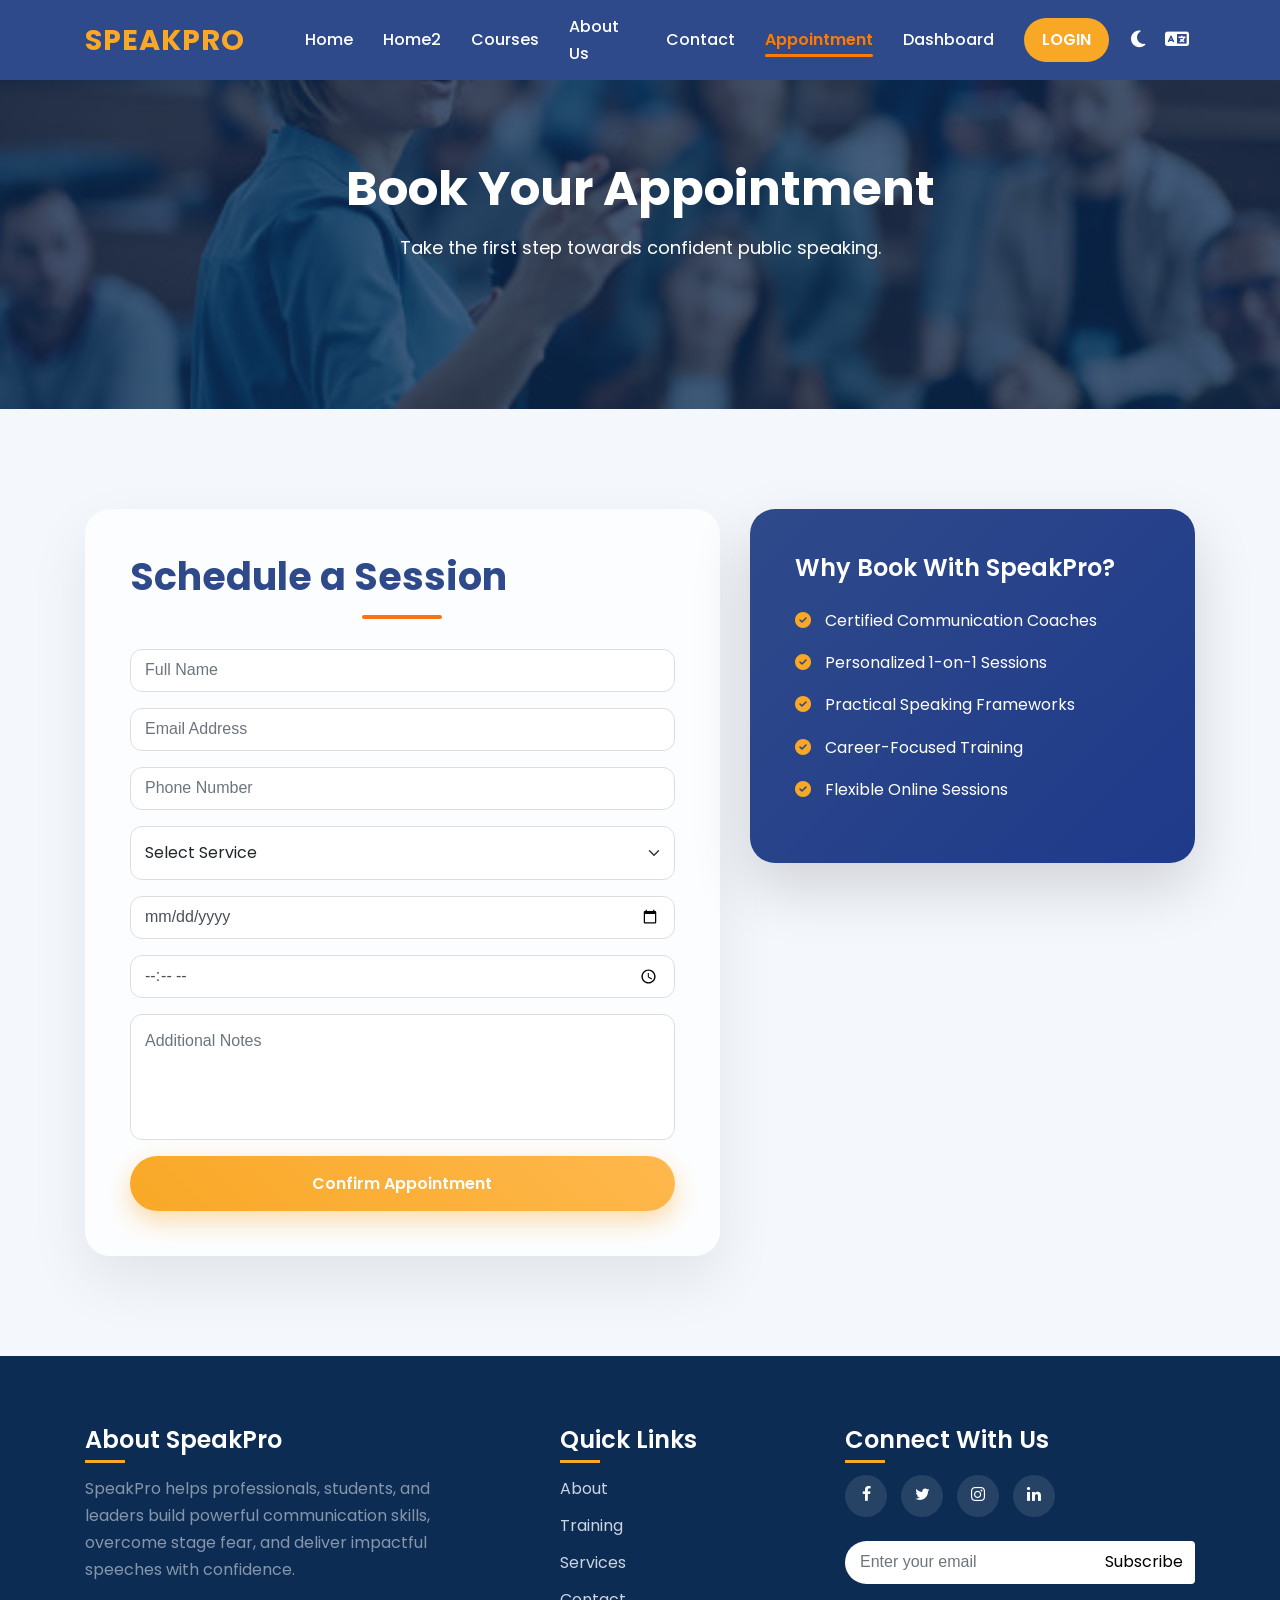
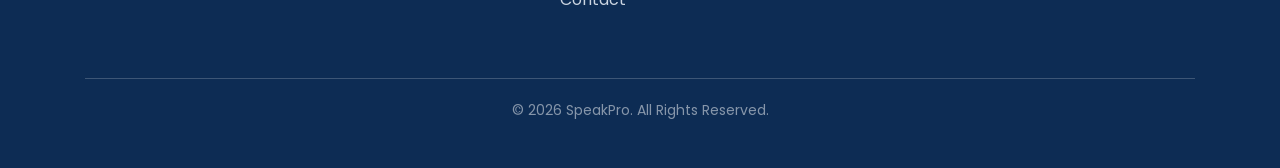
<file: pages/appointment.html>
<!DOCTYPE html>
<html lang="en">
<head>
<meta charset="UTF-8">
<meta name="viewport" content="width=device-width, initial-scale=1.0">
<title>Book Appointment | SpeakPro</title>
<link rel="icon" type="image/png" href="../assets/images/mic.png">


<!-- Bootstrap -->
<link href="https://cdn.jsdelivr.net/npm/bootstrap@5.3.2/dist/css/bootstrap.min.css" rel="stylesheet">

<!-- Font Awesome -->
<link rel="stylesheet" href="https://cdnjs.cloudflare.com/ajax/libs/font-awesome/6.5.0/css/all.min.css">

<!-- Google Font -->
<link href="https://fonts.googleapis.com/css2?family=Poppins:wght@300;400;600;700&display=swap" rel="stylesheet">
 <link rel="stylesheet" href="../assets/fonts/icomoon/style.css">
<link href="https://cdn.jsdelivr.net/npm/bootstrap-icons@1.11.3/font/bootstrap-icons.css" rel="stylesheet">
    <link rel="stylesheet" href="../assets/css/bootstrap.min.css">
    <link rel="stylesheet" href="../assets/css/jquery-ui.css">
    <link rel="stylesheet" href="../assets/css/owl.carousel.min.css">
    <link rel="stylesheet" href="../assets/css/owl.theme.default.min.css">
    <link rel="stylesheet" href="../assets/css/owl.theme.default.min.css">

    <link rel="stylesheet" href="../assets/css/jquery.fancybox.min.css">

    <link rel="stylesheet" href="../assets/css/bootstrap-datepicker.css">

    <link rel="stylesheet" href="../assets/fonts/flaticon/font/flaticon.css">

    <link rel="stylesheet" href="../assets/css/aos.css">

    <link rel="stylesheet" href="../assets/css/style.css">
    <link rel="stylesheet" href="../assets/css/navbar.css">

   

<style>

/* ===============================
   GLOBAL
================================= */
body{
  font-family:'Poppins', sans-serif;
  background:#f4f7fc;
  color:#222;
  transition:0.4s;
}

section{
  transition:0.4s;
}

/* ===============================
   HERO
================================= */
/* ===============================
   HERO (FIXED PROPERLY)
================================= */
.appointment-hero{
  position: relative;
  padding: 160px 0 130px;
  text-align: center;
  color: #fff;
  overflow: hidden;
  background: url('../assets/images/appointment.jpg') center/cover no-repeat;
}

/* Overlay */
.appointment-hero::before{
  content: "";
  position: absolute;
  inset: 0;
  background: rgba(13,44,84,0.75); /* Light mode overlay */
  z-index: 1;
}

/* Keep content above overlay */
.appointment-hero .container{
  position: relative;
  z-index: 2;
}

/* Dark mode only changes overlay */
body.dark-mode .appointment-hero::before{
  background: rgba(0,0,0,0.85);
}
.appointment-hero h1{
  font-size:48px;
  font-weight:700;
  margin-bottom:15px;
  animation:fadeUp 1s ease forwards;
}

.appointment-hero p{
  font-size:18px;
  opacity:.9;
  animation:fadeUp 1.3s ease forwards;
}

@keyframes fadeUp{
  from{opacity:0; transform:translateY(40px);}
  to{opacity:1; transform:translateY(0);}
}

/* ===============================
   APPOINTMENT SECTION
================================= */
.appointment-section{
  padding:100px 0;
  background:#f4f7fc;
}

.section-title{
  font-weight:700;
  color:#2f4a8a;
  margin-bottom:30px;
}

/* ===============================
   GLASS CARD
================================= */
.appointment-card{
  background:rgba(255,255,255,0.7);
  backdrop-filter:blur(15px);
  border-radius:25px;
  padding:45px;
  box-shadow:0 25px 60px rgba(0,0,0,0.08);
  transition:0.4s;
}

.appointment-card:hover{
  transform:translateY(-5px);
}

/* ===============================
   FORM
================================= */
.form-control,
.form-select{
  border-radius:12px;
  padding:14px;
  border:1px solid #ddd;
  transition:0.3s;
}

.form-control:focus,
.form-select:focus{
  border-color:#2f4a8a;
  box-shadow:0 0 0 3px rgba(47,74,138,.1);
}

textarea.form-control{
  resize:none;
}

/* Button */
.btn-theme{
  background:linear-gradient(45deg,#f9a826,#ffb84d);
  border:none;
  padding:14px;
  font-weight:600;
  border-radius:40px;
  color:#fff;
  width:100%;
  transition:0.4s;
  box-shadow:0 10px 25px rgba(249,168,38,.4);
}

.btn-theme:hover{
  transform:translateY(-3px);
  box-shadow:0 20px 40px rgba(249,168,38,.6);
}

/* ===============================
   INFO BOX
================================= */
.info-box{
  background:linear-gradient(135deg,#2f4a8a,#1e3a8a);
  color:#fff;
  padding:45px;
  border-radius:25px;
  box-shadow:0 25px 60px rgba(0,0,0,.15);
}

.info-box h4{
  margin-bottom:25px;
  font-weight:600;
}

.info-box p{
  margin-bottom:15px;
}

.info-box i{
  color:#f9a826;
  margin-right:10px;
}

/* ===============================
   DARK MODE
================================= */
body.dark-mode{
  background:#121212;
  color:#fff;
}

body.dark-mode .appointment-section{
  background:#1a1f33;
}

body.dark-mode .appointment-card{
  background:rgba(30,42,74,0.8);
  color:#fff;
}

body.dark-mode .form-control,
body.dark-mode .form-select{
  background:#1b2645;
  color:#fff;
  border:1px solid #444;
}
body.dark-mode .form-control::placeholder{
  color:#bbb;
}

body.dark-mode .info-box{
  background:linear-gradient(135deg,#0d1a33,#15264a);
}

/* ======================================
   REMOVE BOX EFFECT IN DARK MODE INPUTS
====================================== */

body.dark-mode .form-control,
body.dark-mode .form-select {
  background: #10192f !important;
  border: 1px solid rgba(255,255,255,0.15) !important;
  box-shadow: none !important;
  color: #ffffff !important;
}

/* remove glow border */
body.dark-mode .form-control:focus,
body.dark-mode .form-select:focus {
  background: #10192f !important;
  border: 1px solid #f9a826 !important;
  box-shadow: none !important;
}

/* remove textarea box effect */
body.dark-mode textarea.form-control {
  background: #10192f !important;
}

.custom-navbar {
  position: fixed;
  top: 0;
  left: 0;
  width: 100%;
  z-index: 9999;
  background: #2f4a8a; /* your primary color */
  transition: all 0.3s ease;
}
/* remove background highlight on placeholders */
body.dark-mode .form-control::placeholder {
  color: rgba(255,255,255,0.6);
}

/* fix select option text */
body.dark-mode select option {
  background: #10192f;
  color: #ffffff;
}

/* ensure button doesn't show extra glow box */
body.dark-mode .btn-theme {
  box-shadow: 0 10px 25px rgba(249,168,38,.35);
}

/* =====================================
   GLOBAL FIX - REMOVE TEXT BACKGROUND
   (FOR DARK MODE)
===================================== */

body.dark-mode h1,
body.dark-mode h2,
body.dark-mode h3,
body.dark-mode h4,
body.dark-mode h5,
body.dark-mode h6,
body.dark-mode p,
body.dark-mode span,
body.dark-mode li,
body.dark-mode a,
body.dark-mode label {
  background: transparent !important;
}

/* remove highlight bars from list items */
body.dark-mode .info-box p,
body.dark-mode .sp-about-list li,
body.dark-mode .why-card p,
body.dark-mode .why-card h5 {
  background: transparent !important;
}

/* remove any inherited gradient text blocks */
body.dark-mode *::before,
body.dark-mode *::after {
  background-image: none !important;
}
/* FIX LOGIN BUTTON BACKGROUND IN DARK MODE */
body.dark-mode .custom-login{
  background:#f9a826 !important;
  color:#ffffff !important;
  border-radius:30px;
}

/* FORCE LOGIN BUTTON COLOR (ALL MODES) */

.custom-login{
  background:#f9a826 !important;
  color:#ffffff !important;
  padding:8px 18px;
  border-radius:30px;
  font-weight:600;
  display:inline-block;
}

/* Mobile menu login button */
.custom-mobile-menu a[href="login.html"]{
  background:#f9a826 !important;
  color:#ffffff !important;
}

/* =========================================
   FORCE REMOVE BACKGROUND FROM TEXT
   (Fix Colorlib style.css conflict)
========================================= */

</style></head>

<body>

<div class="site-wrap">

    <div class="site-mobile-menu site-navbar-target">
      <div class="site-mobile-menu-header">
        <div class="site-mobile-menu-close mt-3">
          <span class="icon-close2 js-menu-toggle"></span>
        </div>
      </div>
      <div class="site-mobile-menu-body"></div>
    </div>
   
    
<header class="custom-navbar" role="banner">
  <div class="container">
    <div class="row align-items-center">
      
      <!-- Logo -->
      <div class="col-6 col-xl-2">
        <a href="index.html" class="custom-logo">SpeakPro</a>
      </div>

      <!-- Desktop Menu -->
      <div class="col-6 col-xl-10 d-none d-xl-block">
        <nav class="custom-nav">
          <ul class="custom-menu d-flex align-items-center justify-content-end mb-0">
            <li><a href="../index.html" class="custom-link">Home</a></li>
<li><a href="../index2.html" class="custom-link">Home2</a></li>
                        
<li><a href="services.html" class="custom-link">Courses</a></li>
            <li><a href="about.html" class="custom-link">About Us</a></li>
            <li><a href="contact.html" class="custom-link">Contact</a></li>
            <li><a href="appointment.html" class="custom-link active" class="custom-link">Appointment</a></li>
            <li><a href="dashboard.html" class="custom-link">Dashboard</a></li>
            <li>
  <a href="login.html" 
     class="custom-login"
     style="background:#f9a826; 
            color:#ffffff; 
            padding:8px 18px; 
            border-radius:30px; 
            text-decoration:none; 
            font-weight:600; 
            display:inline-block;">
    Login
  </a>
</li>
            <li class="d-flex align-items-center ms-3">
              <button class="custom-toggle me-2" id="themeToggle" title="Toggle Theme">
                <i class="fa-solid fa-moon"></i>
              </button>
              <button class="custom-toggle" id="rtlToggle" title="Toggle RTL">
                <i class="fa-solid fa-language"></i>
              </button>
            </li>
          </ul>
        </nav>
      </div>

      <!-- Mobile Hamburger -->
      <div class="d-xl-none col-6 text-end">
        <button class="hamburger-btn" onclick="toggleMobileMenu()">
          <i class="fa-solid fa-bars"></i>
        </button>
      </div>
    </div>
  </div>
</header>

<!-- Mobile Menu -->
<div class="custom-mobile-menu" id="mobileMenu">
  <div class="custom-mobile-header">
    <button class="close-btn" onclick="toggleMobileMenu()">&times;</button>
  </div>
  <ul class="custom-mobile-list">
    <li><a href="../index.html">Home</a></li>
<li><a href="../index2.html">Home2</a></li>
    <li><a href="services.html">Courses</a></li>
    <li><a href="about.html">About Us</a></li>
    <li><a href="contact.html">Contact</a></li>
    <li><a href="appointment.html" class="custom-link active">Appointment</a></li>
    <li><a href="dashboard.html">Dashboard</a></li>
    <li>
  <a href="login.html" 
     style="display:block;
            background:#f9a826;
            color:#ffffff;
            padding:10px 15px;
            border-radius:8px;
            text-align:center;
            font-weight:600;
            text-decoration:none;
            margin:10px 15px;">
    Login
  </a>
</li><div class="custom-mobile-toggles"> <button class="custom-toggle me-2" id="themeToggleMobile" title="Toggle Theme"> <i class="fa-solid fa-moon"></i> </button> <button class="custom-toggle" id="rtlToggleMobile" title="Toggle RTL"> <i class="fa-solid fa-language"></i> </button> </div>
  </ul>
</div>

<!-- Hero -->
<section class="appointment-hero">
  <div class="container">
    <h1>Book Your Appointment</h1>
    <p>Take the first step towards confident public speaking.</p>
  </div>
</section>

<!-- Appointment Section -->
<section class="appointment-section">
  <div class="container">
    <div class="row g-5">

      <!-- Form -->
      <div class="col-lg-7">
        <div class="appointment-card">
          <h3 class="section-title">Schedule a Session</h3>

          <form>
            <div class="mb-3">
              <input type="text" class="form-control" placeholder="Full Name" required>
            </div>

            <div class="mb-3">
              <input type="email" class="form-control" placeholder="Email Address" required>
            </div>

            <div class="mb-3">
              <input type="tel" class="form-control" placeholder="Phone Number" required>
            </div>

            <div class="mb-3">
              <select class="form-select" required>
                <option selected disabled>Select Service</option>
                <option>Public Speaking Coaching</option>
                <option>Interview Preparation</option>
                <option>Corporate Communication</option>
                <option>Confidence Building</option>
              </select>
            </div>

            <div class="mb-3">
              <input type="date" class="form-control" required>
            </div>

            <div class="mb-3">
              <input type="time" class="form-control" required>
            </div>

            <div class="mb-3">
              <textarea class="form-control" rows="4" placeholder="Additional Notes"></textarea>
            </div>

            <button type="submit" class="btn-theme">Confirm Appointment</button>
          </form>

        </div>
      </div>

      <!-- Info -->
      <div class="col-lg-5">
        <div class="info-box">
          <h4 class="mb-4">Why Book With SpeakPro?</h4>

          <p><i class="fas fa-check-circle"></i> Certified Communication Coaches</p>
          <p><i class="fas fa-check-circle"></i> Personalized 1-on-1 Sessions</p>
          <p><i class="fas fa-check-circle"></i> Practical Speaking Frameworks</p>
          <p><i class="fas fa-check-circle"></i> Career-Focused Training</p>
          <p><i class="fas fa-check-circle"></i> Flexible Online Sessions</p>
        </div>
      </div>

    </div>
  </div>
</section>

<!-- Footer -->
 <footer class="site-footer">
  <div class="container">
    <div class="row">

      <!-- About -->
      <div class="col-md-4 mb-4">
        <h4 class="footer-title">About SpeakPro</h4>
        <p>
          SpeakPro helps professionals, students, and leaders build powerful 
          communication skills, overcome stage fear, and deliver impactful speeches 
          with confidence.
        </p>
      </div>

      <!-- Quick Links -->
      <div class="col-md-3 ml-auto mb-4">
        <h4 class="footer-title">Quick Links</h4>
        <ul class="footer-links list-unstyled">
          <li><a href="#about-section">About</a></li>
          <li><a href="#training-section">Training</a></li>
          <li><a href="#services-section">Services</a></li>
          <li><a href="#contact-section">Contact</a></li>
        </ul>
      </div>

      <!-- Social + Newsletter -->
      <div class="col-md-4 mb-4">
        <h4 class="footer-title">Connect With Us</h4>

        <div class="social-icons mb-4">
          <a href="#"><span class="icon-facebook"></span></a>
          <a href="#"><span class="icon-twitter"></span></a>
          <a href="#"><span class="icon-instagram"></span></a>
          <a href="#"><span class="icon-linkedin"></span></a>
        </div>

        <form class="footer-subscribe">
          <div class="input-group">
            <input type="email" class="form-control" placeholder="Enter your email">
            <div class="input-group-append">
              <button class="btn btn-primary">Subscribe</button>
            </div>
          </div>
        </form>

      </div>
    </div>

    <!-- Bottom Line -->
    <div class="footer-bottom text-center mt-4">
      <p>© 2026 SpeakPro. All Rights Reserved.</p>
    </div>

  </div>
</footer>

<script src="https://cdn.jsdelivr.net/npm/bootstrap@5.3.2/dist/js/bootstrap.bundle.min.js"></script>
<script>
document.addEventListener("DOMContentLoaded", function(){

  const themeButtons = [
    document.getElementById("themeToggle"),
    document.getElementById("themeToggleMobile")
  ];

  const rtlButtons = [
    document.getElementById("rtlToggle"),
    document.getElementById("rtlToggleMobile")
  ];

  /* ---------- LOAD SAVED THEME ---------- */
  if(localStorage.getItem("theme") === "dark"){
    document.body.classList.add("dark-mode");
    themeButtons.forEach(btn => {
      if(btn) btn.innerHTML = '<i class="fas fa-sun"></i>';
    });
  }

  /* ---------- LOAD SAVED RTL ---------- */
  if(localStorage.getItem("rtl") === "enabled"){
    document.body.classList.add("rtl");
    document.documentElement.setAttribute("dir","rtl");
  }

  /* ---------- THEME TOGGLE ---------- */
  themeButtons.forEach(btn => {
    if(!btn) return;

    btn.addEventListener("click", function(){

      document.body.classList.toggle("dark-mode");

      if(document.body.classList.contains("dark-mode")){
        localStorage.setItem("theme","dark");
        themeButtons.forEach(b => {
          if(b) b.innerHTML = '<i class="fas fa-sun"></i>';
        });
      } else {
        localStorage.setItem("theme","light");
        themeButtons.forEach(b => {
          if(b) b.innerHTML = '<i class="fas fa-moon"></i>';
        });
      }

    });
  });

  /* ---------- RTL TOGGLE ---------- */
  rtlButtons.forEach(btn => {
    if(!btn) return;

    btn.addEventListener("click", function(){

      document.body.classList.toggle("rtl");

      if(document.body.classList.contains("rtl")){
        document.documentElement.setAttribute("dir","rtl");
        localStorage.setItem("rtl","enabled");
      } else {
        document.documentElement.setAttribute("dir","ltr");
        localStorage.setItem("rtl","disabled");
      }

    });
  });

});
</script>
<script id="fix-mobile-nav">
document.addEventListener("DOMContentLoaded", function () {

  document.querySelectorAll(".site-mobile-menu a").forEach(link => {

    link.addEventListener("click", function(e) {

      const href = this.getAttribute("href");

      // If link is another page → allow redirect
      if (href.includes(".html")) {
        window.location.href = href;
      }

    });

  });

});
</script>
<script>
function toggleMobileMenu() {
  document.getElementById('mobileMenu').classList.toggle('open');
}
</script>
</body>
</html>
</file>
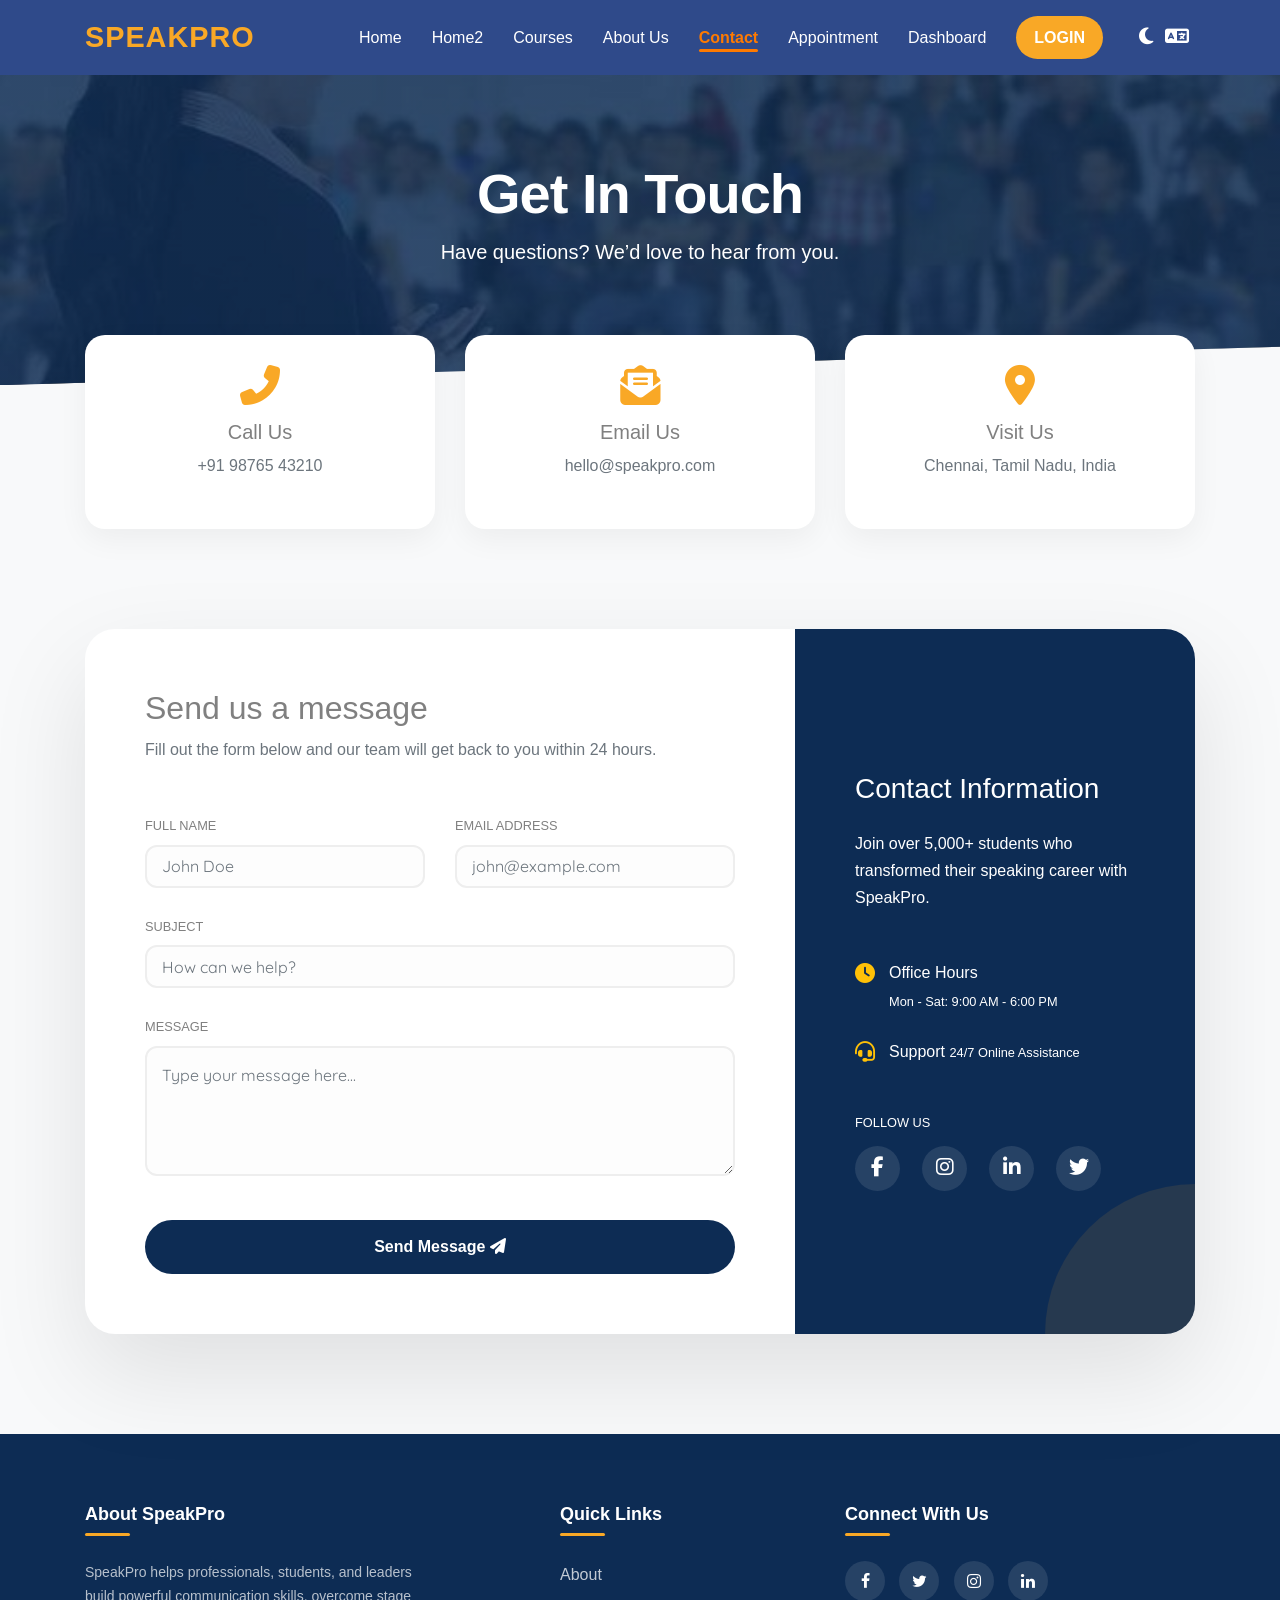
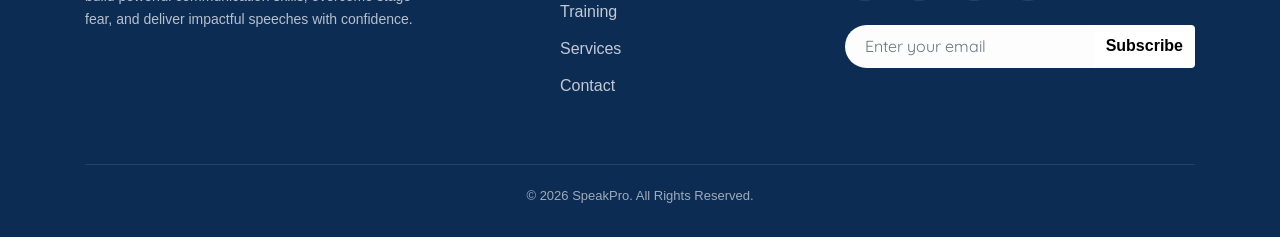
<file: pages/contact.html>
<!DOCTYPE html>
<html lang="en">
<head>
  <meta charset="UTF-8">
      <title>Coaching &mdash; Website Template by Colorlib</title>
	<link rel="icon" type="image/png" href="../assets/images/mic.png">
    <meta charset="utf-8">
    <meta name="viewport" content="width=device-width, initial-scale=1, shrink-to-fit=no">
    <link rel="stylesheet" href="https://cdnjs.cloudflare.com/ajax/libs/font-awesome/6.5.0/css/all.min.css">
    <link rel="stylesheet" href="../assets/css/navbar.css">
    <link href="https://fonts.googleapis.com/css?family=Quicksand:400,500,700&display=swap" rel="stylesheet">
    <link rel="stylesheet" href="../assets/fonts/icomoon/style.css">
<link href="https://cdn.jsdelivr.net/npm/bootstrap-icons@1.11.3/font/bootstrap-icons.css" rel="stylesheet">
    <link rel="stylesheet" href="../assets/css/bootstrap.min.css">
    <link rel="stylesheet" href="../assets/css/jquery-ui.css">
    <link rel="stylesheet" href="../assets/css/owl.carousel.min.css">
    <link rel="stylesheet" href="../assets/css/owl.theme.default.min.css">
    <link rel="stylesheet" href="../assets/css/owl.theme.default.min.css">

    <link rel="stylesheet" href="../assets/css/jquery.fancybox.min.css">

    <link rel="stylesheet" href="../assets/css/bootstrap-datepicker.css">

    <link rel="stylesheet" href="../assets/fonts/flaticon/font/flaticon.css">

    <link rel="stylesheet" href="../assets/css/aos.css">

    <link rel="stylesheet" href="../assets/css/style.css">

<style>
  :root {
    --primary-blue: #0d2c54;
    --accent-gold: #f9a826;
    --soft-bg: #f8f9fa;
    --glass: rgba(255, 255, 255, 0.95);
  }
.custom-navbar {
  position: fixed;
  top: 0;
  left: 0;
  width: 100%;
  z-index: 9999;
  background: #2f4a8a; /* your primary color */
  transition: all 0.3s ease;
}
  body { font-family: 'Poppins', sans-serif; background-color: var(--soft-bg); overflow-x: hidden; }


/* ===============================
   PREMIUM FOOTER FIX
================================= */

.site-footer {
  background: #0d2c54;
  color: #ffffff;
  padding: 70px 0 30px;
}

.site-footer .row {
  align-items: flex-start;
}

/* Footer Titles */
.site-footer .footer-title {
  font-size: 18px;
  font-weight: 600;
  margin-bottom: 25px;
  position: relative;
  padding-bottom: 10px;
}

.site-footer .footer-title::after {
  content: "";
  position: absolute;
  left: 0;
  bottom: 0;
  width: 45px;
  height: 3px;
  background: #f9a826;
  border-radius: 3px;
}

/* Paragraph */
.site-footer p {
  color: rgba(255,255,255,0.7);
  font-size: 14px;
  line-height: 1.7;
}

/* Links */
.site-footer .footer-links li {
  margin-bottom: 10px;
}

.site-footer .footer-links a {
  color: rgba(255,255,255,0.75);
  text-decoration: none;
  transition: 0.3s ease;
}

.site-footer .footer-links a:hover {
  color: #f9a826;
  padding-left: 5px;
}

/* Social Icons */
.site-footer .social-icons a {
  display: inline-flex;
  align-items: center;
  justify-content: center;
  width: 40px;
  height: 40px;
  background: rgba(255,255,255,0.1);
  color: #fff;
  border-radius: 50%;
  margin-right: 10px;
  transition: 0.3s ease;
}

.site-footer .social-icons a:hover {
  background: #f9a826;
  color: #0d2c54;
  transform: translateY(-3px);
}

/* Newsletter */
.site-footer .footer-subscribe .form-control {
  border-radius: 30px 0 0 30px;
  border: none;
  padding: 10px 20px;
}

.site-footer .footer-subscribe .btn {
  border-radius: 0 30px 30px 0;
  background: #f9a826;
  border: none;
  font-weight: 600;
  transition: 0.3s;
}

.site-footer .footer-subscribe .btn:hover {
  background: #ffb347;
}

/* Bottom Section */
.site-footer .footer-bottom {
  border-top: 1px solid rgba(255,255,255,0.1);
  padding-top: 20px;
  margin-top: 40px;
}

.site-footer .footer-bottom p {
  margin: 0;
  font-size: 13px;
  color: rgba(255,255,255,0.6);
}

/* Fix column spacing */
.site-footer .col-md-4,
.site-footer .col-md-3 {
  margin-bottom: 30px;
}

/* Mobile alignment */
@media (max-width: 768px) {

  .site-footer {
    text-align: left;
  }

  .site-footer .footer-title::after {
    left: 0;
    transform: none;
  }

  .site-footer .social-icons {
    justify-content: flex-start;
  }

  .site-footer .social-icons a {
    margin-right: 10px;
    margin-left: 0;
  }

}

  /* HERO SECTION */
  .contact-hero {
    position: relative;
    background: linear-gradient(rgba(13,44,84,0.85), rgba(13,44,84,0.85)), url('../assets/images/enrollment.jpg') center/cover no-repeat;
    padding: 160px 0 100px;
    color: #fff;
    text-align: center;
    clip-path: polygon(0 0, 100% 0, 100% 90%, 0% 100%);
  }

  .contact-hero h1 { font-size: 3.5rem; font-weight: 700; letter-spacing: -1px; }

  /* QUICK CONTACT CARDS */
  .info-card {
    background: #fff;
    padding: 30px;
    border-radius: 20px;
    box-shadow: 0 10px 30px rgba(0,0,0,0.05);
    transition: 0.3s;
    text-align: center;
    border-bottom: 4px solid transparent;
    margin-top: -50px;
    z-index: 10;
    position: relative;
  }
  .info-card:hover { transform: translateY(-10px); border-color: var(--accent-gold); }
  .info-card i { font-size: 2.5rem; color: var(--accent-gold); margin-bottom: 15px; }

  /* MAIN CONTACT FORM AREA */
  .contact-section { padding: 100px 0; }
  
  .main-card {
    background: #fff;
    border-radius: 30px;
    overflow: hidden;
    box-shadow: 0 40px 100px rgba(0,0,0,0.1);
    display: flex;
    flex-wrap: wrap;
  }

  .contact-form-side { padding: 60px; flex: 1; min-width: 350px; }
  
  .contact-info-side {
    background: var(--primary-blue);
    color: #fff;
    padding: 60px;
    flex: 0 0 400px;
    display: flex;
    flex-direction: column;
    justify-content: center;
    position: relative;
  }

  .contact-info-side::after {
    content: "";
    position: absolute;
    bottom: 0; right: 0;
    width: 150px; height: 150px;
    background: rgba(249, 168, 38, 0.1);
    border-radius: 100% 0 0 0;
  }

  .form-control {
    border: 2px solid #eee;
    padding: 15px;
    border-radius: 12px;
    transition: 0.3s;
    background: #fdfdfd;
  }
  .form-control:focus {
    border-color: var(--accent-gold);
    box-shadow: none;
    background: #fff;
  }

  .btn-send {
    background: var(--primary-blue);
    color: #fff;
    padding: 15px 40px;
    border-radius: 50px;
    font-weight: 600;
    border: none;
    transition: 0.3s;
    width: 100%;
    margin-top: 20px;
  }
  .btn-send:hover {
    background: var(--accent-gold);
    transform: scale(1.02);
    box-shadow: 0 10px 20px rgba(249, 168, 38, 0.3);
  }

  .social-circle {
    width: 45px; height: 45px;
    line-height: 45px;
    background: rgba(255,255,255,0.1);
    border-radius: 50%;
    display: inline-block;
    text-align: center;
    margin-right: 10px;
    transition: 0.3s;
    color: #fff;
  }
  .social-circle:hover { background: var(--accent-gold); color: #fff; transform: rotate(360deg); }

  /* DARK MODE */
  body.dark-mode { background-color: #0b1120; color: #eee; }
  body.dark-mode .main-card, body.dark-mode .info-card { background: #162238; color: #fff; }
  body.dark-mode .form-control { background: #0b1120; border-color: #2d3748; color: #fff; }

  @media (max-width: 992px) {
    .contact-info-side { flex: 1 0 100%; order: 2; }
    .contact-hero h1 { font-size: 2.5rem; }
  }
body.dark-mode .contact-hero {
  background: linear-gradient(rgba(13,44,84,0.85), rgba(13,44,84,0.85)),
              url('../assets/images/enrollment.jpg') center/cover no-repeat !important;
}
.contact-info-side i {
  font-size: 20px;
  margin-top: 3px;
}

.contact-info-side .d-flex {
  align-items: flex-start;
  gap: 12px;   /* This creates REAL space between icon and text */
}

.contact-info-side i {
  min-width: 22px;  /* Keeps spacing consistent */
  margin-top: 4px;
}





/* CLEAN FIX FOR CONTACT INFO STRIPS */
.contact-info-side h6,
.contact-info-side small,
.contact-info-side p {
  background: transparent !important;
  display: inline-block;
  padding: 0;
  box-shadow: none;
}

.contact-info-side .d-flex {
  background: transparent !important;
  border: none !important;
}

/* Fix video button visibility in dark mode */
body.dark-mode .video-play-btn-ultra {
  background: linear-gradient(135deg, #2563eb, #1e40af);
  color: #ffffff;
  font-weight: 700;
  border: 2px solid #f97316;
  box-shadow: 0 0 20px rgba(249,115,22,0.6);
}

body.dark-mode .video-play-btn-ultra span {
  color: #ffffff;
  font-weight: 700;
}

body.dark-mode .video-play-btn-ultra i {
  color: #f97316;
}
  </style>
</head>

<body>

<div class="site-wrap">

    <div class="site-mobile-menu site-navbar-target">
      <div class="site-mobile-menu-header">
        <div class="site-mobile-menu-close mt-3">
          <span class="icon-close2 js-menu-toggle"></span>
        </div>
      </div>
      <div class="site-mobile-menu-body"></div>
    </div>
   
    
<header class="custom-navbar" role="banner">
  <div class="container">
    <div class="row align-items-center">
      
      <!-- Logo -->
      <div class="col-6 col-xl-2">
        <a href="index.html" class="custom-logo">SpeakPro</a>
      </div>

      <!-- Desktop Menu -->
      <div class="col-6 col-xl-10 d-none d-xl-block">
        <nav class="custom-nav">
          <ul class="custom-menu d-flex align-items-center justify-content-end mb-0">
            <li><a href="../index.html" class="custom-link">Home</a></li>
<li><a href="../index2.html" class="custom-link">Home2</a></li>
                        
<li><a href="services.html" class="custom-link">Courses</a></li>
            <li><a href="about.html" class="custom-link">About Us</a></li>
            <li><a href="contact.html" class="custom-link active"class="custom-link">Contact</a></li>
            <li><a href="appointment.html" class="custom-link">Appointment</a></li>
            <li><a href="dashboard.html" class="custom-link">Dashboard</a></li>
            <li>
  <a href="pages/login.html" 
     class="custom-login"
     style="background:#f9a826; 
            color:#ffffff; 
            padding:8px 18px; 
            border-radius:30px; 
            text-decoration:none; 
            font-weight:600; 
            display:inline-block;">
    Login
  </a>
</li>
            <li class="d-flex align-items-center ms-3">
              <button class="custom-toggle me-2" id="themeToggle" title="Toggle Theme">
                <i class="fa-solid fa-moon"></i>
              </button>
              <button class="custom-toggle" id="rtlToggle" title="Toggle RTL">
                <i class="fa-solid fa-language"></i>
              </button>
            </li>
          </ul>
        </nav>
      </div>

      <!-- Mobile Hamburger -->
      <div class="d-xl-none col-6 text-end">
        <button class="hamburger-btn" onclick="toggleMobileMenu()">
          <i class="fa-solid fa-bars"></i>
        </button>
      </div>
    </div>
  </div>
</header>

<!-- Mobile Menu -->
<div class="custom-mobile-menu" id="mobileMenu">
  <div class="custom-mobile-header">
    <button class="close-btn" onclick="toggleMobileMenu()">&times;</button>
  </div>
  <ul class="custom-mobile-list">
    <li><a href="../index.html">Home</a></li>
<li><a href="../index2.html">Home2</a></li>
    <li><a href="services.html">Courses</a></li>
    <li><a href="about.html">About Us</a></li>
    <li><a href="contact.html" class="custom-link active">Contact</a></li>
    <li><a href="appointment.html">Appointment</a></li>
    <li><a href="dashboard.html">Dashboard</a></li>
  <li>
  <a href="login.html" 
     style="display:block;
            background:#f9a826;
            color:#ffffff;
            padding:10px 15px;
            border-radius:8px;
            text-align:center;
            font-weight:600;
            text-decoration:none;
            margin:10px 15px;">
    Login
  </a>
</li>
    <div class="custom-mobile-toggles"> <button class="custom-toggle me-2" id="themeToggleMobile" title="Toggle Theme"> <i class="fa-solid fa-moon"></i> </button> <button class="custom-toggle" id="rtlToggleMobile" title="Toggle RTL"> <i class="fa-solid fa-language"></i> </button> </div>
  </ul>
</div>

<section class="contact-hero">
  <div class="container">
    <h1 data-aos="zoom-out">Get In Touch</h1>
    <p class="lead" data-aos="fade-up" data-aos-delay="200">Have questions? We’d love to hear from you.</p>
  </div>
</section>

<div class="container">
  <div class="row g-4">
    <div class="col-md-4" data-aos="fade-up" data-aos-delay="100">
      <div class="info-card">
        <i class="fas fa-phone-alt"></i>
        <h5>Call Us</h5>
        <p class="text-muted">+91 98765 43210</p>
      </div>
    </div>
    <div class="col-md-4" data-aos="fade-up" data-aos-delay="200">
      <div class="info-card">
        <i class="fas fa-envelope-open-text"></i>
        <h5>Email Us</h5>
        <p class="text-muted">hello@speakpro.com</p>
      </div>
    </div>
    <div class="col-md-4" data-aos="fade-up" data-aos-delay="300">
      <div class="info-card">
        <i class="fas fa-map-marker-alt"></i>
        <h5>Visit Us</h5>
        <p class="text-muted">Chennai, Tamil Nadu, India</p>
      </div>
    </div>
  </div>
</div>

<section class="contact-section">
  <div class="container">
    <div class="main-card" data-aos="fade-up">
      
      <div class="contact-form-side">
        <h2 class="fw-bold mb-2">Send us a message</h2>
        <p class="text-muted mb-5">Fill out the form below and our team will get back to you within 24 hours.</p>
        
        <form>
          <div class="row">
            <div class="col-md-6 mb-4">
              <label class="small fw-bold text-uppercase">Full Name</label>
              <input type="text" class="form-control" placeholder="John Doe" required>
            </div>
            <div class="col-md-6 mb-4">
              <label class="small fw-bold text-uppercase">Email Address</label>
              <input type="email" class="form-control" placeholder="john@example.com" required>
            </div>
          </div>
          <div class="mb-4">
            <label class="small fw-bold text-uppercase">Subject</label>
            <input type="text" class="form-control" placeholder="How can we help?">
          </div>
          <div class="mb-4">
            <label class="small fw-bold text-uppercase">Message</label>
            <textarea class="form-control" rows="4" placeholder="Type your message here..."></textarea>
          </div>
          <button type="submit" class="btn btn-send">Send Message <i class="fas fa-paper-plane ms-2"></i></button>
        </form>
      </div>

      <div class="contact-info-side">
        <h3 class="fw-bold mb-4">Contact Information</h3>
        <p class="mb-5 opacity-75">Join over 5,000+ students who transformed their speaking career with SpeakPro.</p>
        <div class="d-flex align-items-start mb-4">
  <div class="me-3">
    <i class="fas fa-clock text-warning"></i>
  </div>
  <div>
    <h6 class="mb-1">Office Hours</h6>
    <small>Mon - Sat: 9:00 AM - 6:00 PM</small>
  </div>
</div>

<div class="d-flex align-items-start mb-5">
  <div class="me-3">
    <i class="fas fa-headset text-warning"></i>
  </div>
  <div>
    <h6 class="mb-1">Support</h6>
    <small>24/7 Online Assistance</small>
  </div>
</div>
        <h6 class="text-uppercase small fw-bold mb-3">Follow Us</h6>
        <div class="d-flex">
          <a href="#" class="social-circle"><i class="fab fa-facebook-f"></i></a>
          <a href="#" class="social-circle"><i class="fab fa-instagram"></i></a>
          <a href="#" class="social-circle"><i class="fab fa-linkedin-in"></i></a>
          <a href="#" class="social-circle"><i class="fab fa-twitter"></i></a>
        </div>
      </div>

    </div>
  </div>
</section>

    <footer class="site-footer">
  <div class="container">
    <div class="row">

      <!-- About -->
      <div class="col-md-4 mb-4">
        <h4 class="footer-title">About SpeakPro</h4>
        <p>
          SpeakPro helps professionals, students, and leaders build powerful 
          communication skills, overcome stage fear, and deliver impactful speeches 
          with confidence.
        </p>
      </div>

      <!-- Quick Links -->
      <div class="col-md-3 ml-auto mb-4">
        <h4 class="footer-title">Quick Links</h4>
        <ul class="footer-links list-unstyled">
          <li><a href="#about-section">About</a></li>
          <li><a href="#training-section">Training</a></li>
          <li><a href="#services-section">Services</a></li>
          <li><a href="#contact-section">Contact</a></li>
        </ul>
      </div>

      <!-- Social + Newsletter -->
      <div class="col-md-4 mb-4">
        <h4 class="footer-title">Connect With Us</h4>

        <div class="social-icons mb-4">
          <a href="#"><span class="icon-facebook"></span></a>
          <a href="#"><span class="icon-twitter"></span></a>
          <a href="#"><span class="icon-instagram"></span></a>
          <a href="#"><span class="icon-linkedin"></span></a>
        </div>

        <form class="footer-subscribe">
          <div class="input-group">
            <input type="email" class="form-control" placeholder="Enter your email">
            <div class="input-group-append">
              <button class="btn btn-primary">Subscribe</button>
            </div>
          </div>
        </form>

      </div>
    </div>

    <!-- Bottom Line -->
    <div class="footer-bottom text-center mt-4">
      <p>© 2026 SpeakPro. All Rights Reserved.</p>
    </div>

  </div>
</footer>
<script src="https://cdn.jsdelivr.net/npm/bootstrap@5.3.2/dist/js/bootstrap.bundle.min.js"></script>
<script>
document.addEventListener("DOMContentLoaded", function(){

  const themeButtons = [
    document.getElementById("themeToggle"),
    document.getElementById("themeToggleMobile")
  ];

  const rtlButtons = [
    document.getElementById("rtlToggle"),
    document.getElementById("rtlToggleMobile")
  ];

  /* ---------- LOAD SAVED THEME ---------- */
  if(localStorage.getItem("theme") === "dark"){
    document.body.classList.add("dark-mode");
    themeButtons.forEach(btn => {
      if(btn) btn.innerHTML = '<i class="fas fa-sun"></i>';
    });
  }

  /* ---------- LOAD SAVED RTL ---------- */
  if(localStorage.getItem("rtl") === "enabled"){
    document.body.classList.add("rtl");
    document.documentElement.setAttribute("dir","rtl");
  }

  /* ---------- THEME TOGGLE ---------- */
  themeButtons.forEach(btn => {
    if(!btn) return;

    btn.addEventListener("click", function(){

      document.body.classList.toggle("dark-mode");

      if(document.body.classList.contains("dark-mode")){
        localStorage.setItem("theme","dark");
        themeButtons.forEach(b => {
          if(b) b.innerHTML = '<i class="fas fa-sun"></i>';
        });
      } else {
        localStorage.setItem("theme","light");
        themeButtons.forEach(b => {
          if(b) b.innerHTML = '<i class="fas fa-moon"></i>';
        });
      }

    });
  });

  /* ---------- RTL TOGGLE ---------- */
  rtlButtons.forEach(btn => {
    if(!btn) return;

    btn.addEventListener("click", function(){

      document.body.classList.toggle("rtl");

      if(document.body.classList.contains("rtl")){
        document.documentElement.setAttribute("dir","rtl");
        localStorage.setItem("rtl","enabled");
      } else {
        document.documentElement.setAttribute("dir","ltr");
        localStorage.setItem("rtl","disabled");
      }

    });
  });

});
</script>
<script id="fix-mobile-nav">
document.addEventListener("DOMContentLoaded", function () {

  document.querySelectorAll(".site-mobile-menu a").forEach(link => {

    link.addEventListener("click", function(e) {

      const href = this.getAttribute("href");

      // If link is another page → allow redirect
      if (href.includes(".html")) {
        window.location.href = href;
      }

    });

  });

});
</script>
<script>
function toggleMobileMenu() {
  document.getElementById('mobileMenu').classList.toggle('open');
}
</script>

<script src="https://unpkg.com/aos@2.3.4/dist/aos.js"></script>
<script>
  AOS.init({
    duration: 1000,
    once: true
  });
</script>


</body>
</html>
</file>
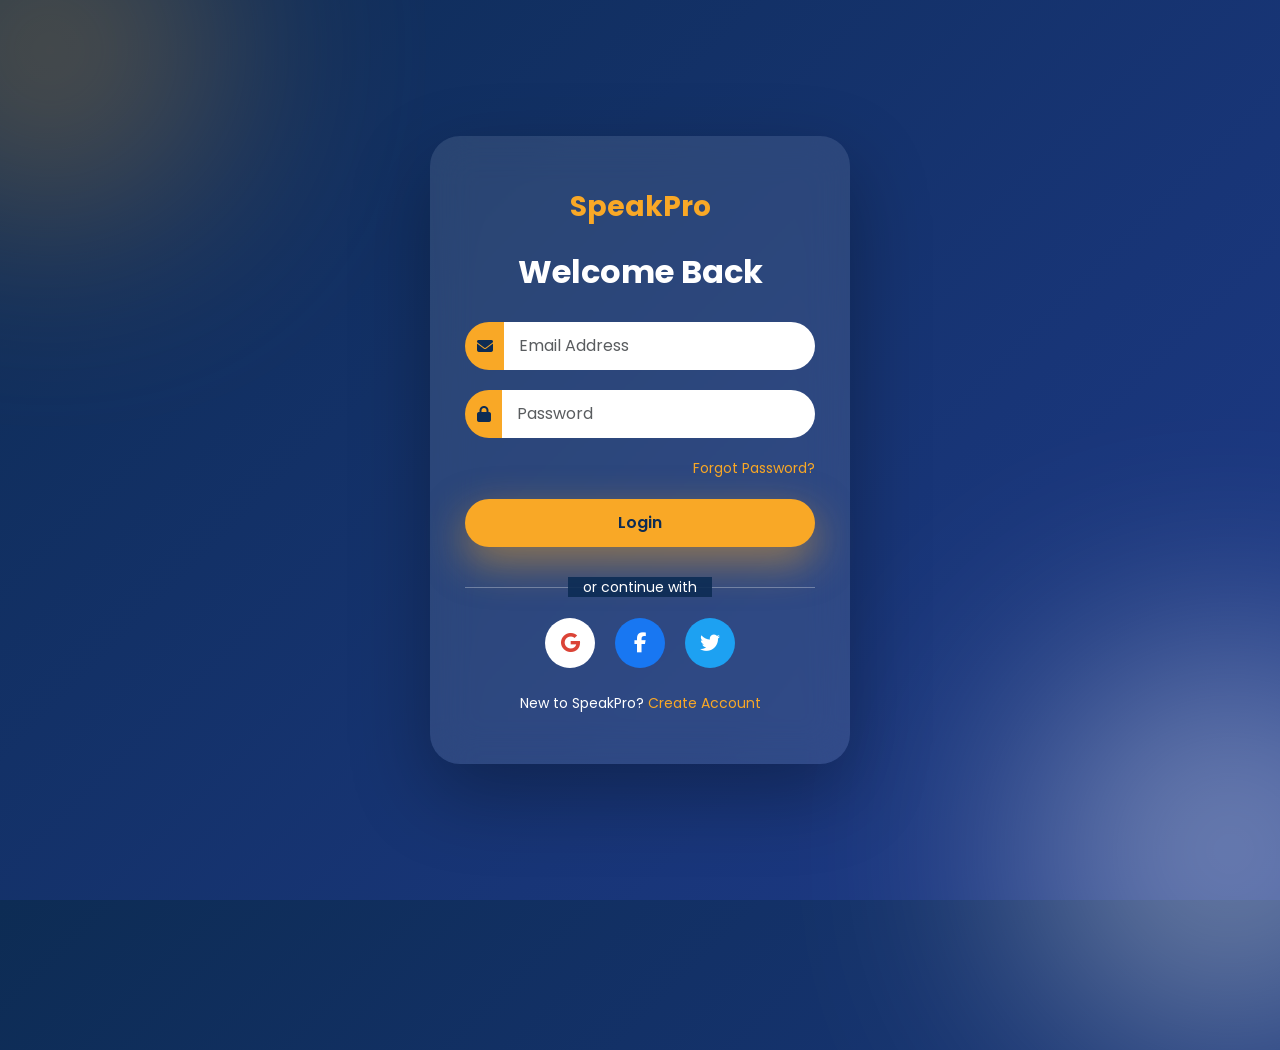
<file: pages/login.html>
<!DOCTYPE html>
<html lang="en">
<head>
<meta charset="UTF-8">
<meta name="viewport" content="width=device-width, initial-scale=1.0">
<title>SpeakPro | Login</title>
<link rel="icon" type="image/png" href="../assets/images/mic.png">

<link href="https://fonts.googleapis.com/css2?family=Poppins:wght@300;400;600;700&display=swap" rel="stylesheet">
<link href="https://cdn.jsdelivr.net/npm/bootstrap@5.3.2/dist/css/bootstrap.min.css" rel="stylesheet">
<link href="https://cdnjs.cloudflare.com/ajax/libs/font-awesome/6.5.0/css/all.min.css" rel="stylesheet">

<style>

/* ===============================
   GLOBAL
================================= */
body{
  font-family:'Poppins',sans-serif;
  background:linear-gradient(135deg,#0d2c54,#1e3a8a);
  height:100vh;
  display:flex;
  justify-content:center;
  align-items:center;
  margin:0;
}


/* Background glow */
body::before,
body::after{
  content:"";
  position:absolute;
  border-radius:50%;
  filter:blur(120px);
  opacity:.4;
}

body::before{
  width:300px;
  height:300px;
  background:#f9a826;
  top:-100px;
  left:-100px;
}

body::after{
  width:400px;
  height:400px;
  background:#ffffff;
  bottom:-150px;
  right:-150px;
}

/* ===============================
   AUTH CARD
================================= */
.auth-card{
  width:420px;
  max-width:95%;
  background:rgba(255,255,255,0.1);
  backdrop-filter:blur(20px);
  border-radius:30px;
  padding:50px 35px;
  box-shadow:0 30px 80px rgba(0,0,0,.3);
  position:relative;
  z-index:2;
  color:#fff;
  text-align:center;
}

/* Logo */
.logo{
  font-size:28px;
  font-weight:700;
  color:#f9a826;
  text-decoration:none;
  display:block;
  margin-bottom:25px;
}

.logo:hover{
  color:#fff;
}

/* Title */
.auth-card h2{
  font-weight:700;
  margin-bottom:30px;
}

/* Input group */
.input-group{
  margin-bottom:20px;
}

.input-group-text{
  border-radius:30px 0 0 30px;
  background:#f9a826;
  color:#0d2c54;
  border:none;
}

.form-control{
  border-radius:0 30px 30px 0 !important;
  border:none;
  padding:12px 15px !important;
}

.form-control:focus{
  box-shadow:none;
}

/* Forgot */
.forgot{
  text-align:right;
  font-size:14px;
  margin-bottom:20px;
}

.forgot a{
  color:#f9a826;
  text-decoration:none;
}

/* Login Button */
.btn-login{
  width:100%;
  background:#f9a826;
  color:#0d2c54;
  border:none;
  padding:12px;
  border-radius:40px;
  font-weight:600;
  transition:.3s;
  box-shadow:0 15px 40px rgba(249,168,38,.5);
}

.btn-login:hover{
  transform:translateY(-3px);
  box-shadow:0 25px 60px rgba(249,168,38,.7);
}

/* Divider */
.divider{
  margin:30px 0 20px;
  position:relative;
  font-size:14px;
}

.divider::before{
  content:"";
  position:absolute;
  width:100%;
  height:1px;
  background:rgba(255,255,255,.3);
  top:50%;
  left:0;
  z-index:1;
}

.divider span{
  background:rgba(13,44,84,0.9);
  padding:0 15px;
  position:relative;
  z-index:2;
}

/* ===============================
   SOCIAL ICON BUTTONS
================================= */
.social-icons{
  display:flex;
  justify-content:center;
  gap:20px;
  margin-top:10px;
}

.social-icon{
  width:50px;
  height:50px;
  border-radius:50%;
  display:flex;
  align-items:center;
  justify-content:center;
  font-size:20px;
  transition:.3s;
  cursor:pointer;
}

/* Individual Colors */
.google{
  background:#ffffff;
  color:#db4437;
}

.facebook{
  background:#1877f2;
  color:#fff;
}

.twitter{
  background:#1da1f2;
  color:#fff;
}

.social-icon:hover{
  transform:translateY(-5px);
  box-shadow:0 10px 25px rgba(0,0,0,.4);
}

/* Register */
.register{
  margin-top:25px;
  font-size:14px;
}

.register a{
  color:#f9a826;
  text-decoration:none;
}

@media(max-width:576px){
  .auth-card{
    padding:40px 25px;
  }
}

</style>
</head>
<body>

<div class="auth-card">

  <a href="../index.html" class="logo">SpeakPro</a>

  <h2>Welcome Back</h2>

  <form action="dashboard.html">

    <div class="input-group">
      <span class="input-group-text"><i class="fas fa-envelope"></i></span>
      <input type="email" class="form-control" placeholder="Email Address" required>
    </div>

    <div class="input-group">
      <span class="input-group-text"><i class="fas fa-lock"></i></span>
      <input type="password" class="form-control" placeholder="Password" required>
    </div>

    <div class="forgot">
      <a href="forgot-password.html">Forgot Password?</a>
    </div>

    <button type="submit" class="btn-login">Login</button>

  </form>

  <div class="divider">
    <span>or continue with</span>
  </div>

  <!-- ICON ONLY SOCIAL LOGIN -->
  <div class="social-icons">
    <div class="social-icon google">
      <i class="fab fa-google"></i>
    </div>

    <div class="social-icon facebook">
      <i class="fab fa-facebook-f"></i>
    </div>

    <div class="social-icon twitter">
      <i class="fab fa-twitter"></i>
    </div>
  </div>

  <div class="register">
    New to SpeakPro? <a href="register.html">Create Account</a>
  </div>

</div>

</body>
</html>
</file>
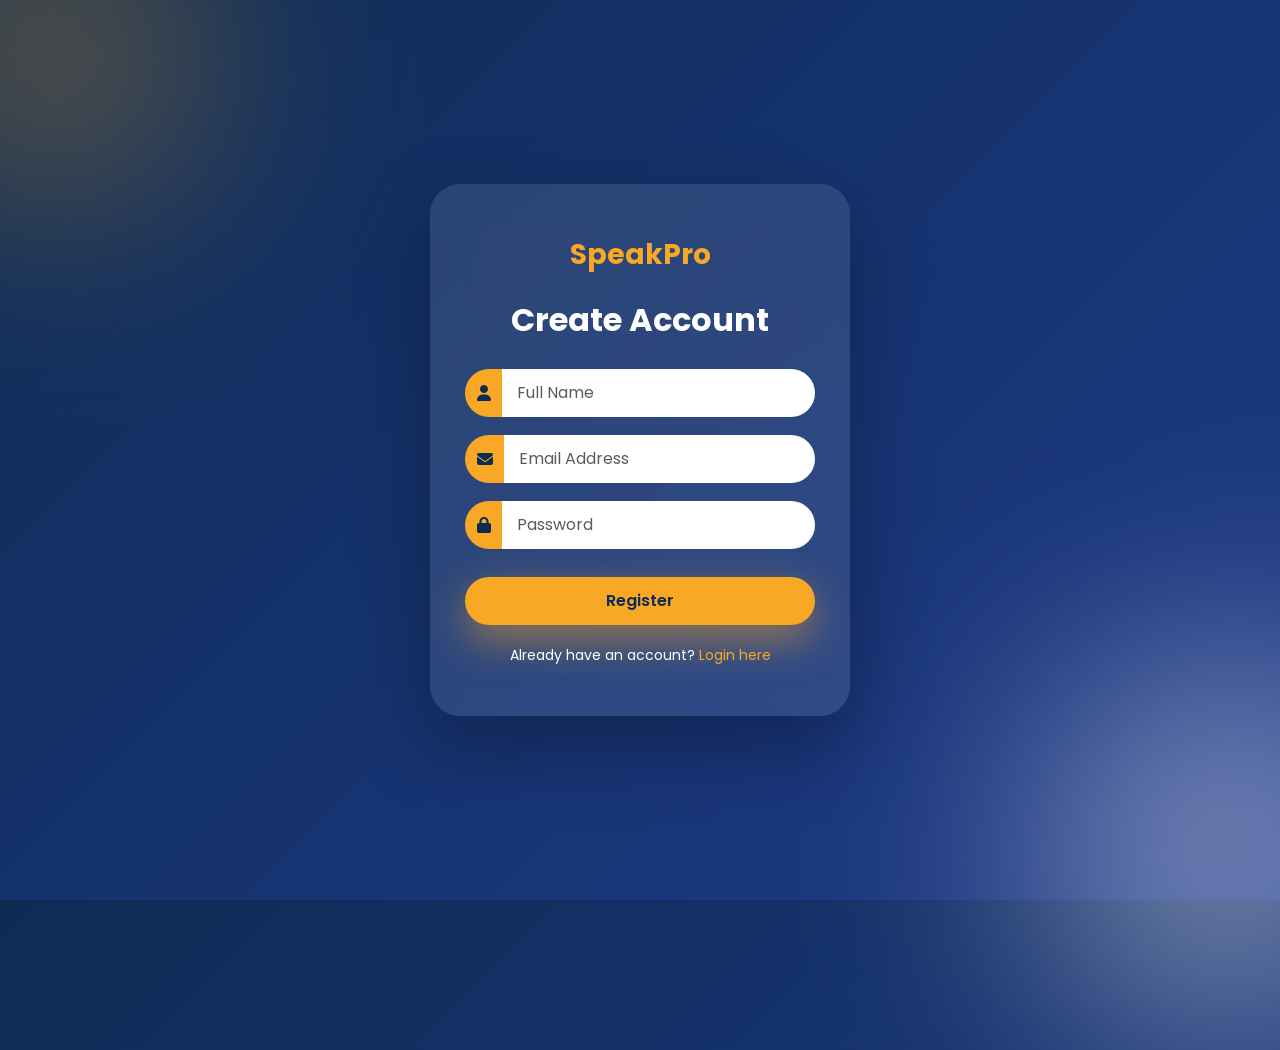
<file: pages/register.html>
<!DOCTYPE html>
<html lang="en">
<head>
<meta charset="UTF-8">
<meta name="viewport" content="width=device-width, initial-scale=1.0">
<title>SpeakPro | Register</title>
<link rel="icon" type="image/png" href="../assets/images/mic.png">

<link href="https://fonts.googleapis.com/css2?family=Poppins:wght@300;400;600;700&display=swap" rel="stylesheet">
<link href="https://cdn.jsdelivr.net/npm/bootstrap@5.3.2/dist/css/bootstrap.min.css" rel="stylesheet">
<link href="https://cdnjs.cloudflare.com/ajax/libs/font-awesome/6.5.0/css/all.min.css" rel="stylesheet">

<style>

/* ===============================
   GLOBAL
================================= */
body{
  font-family:'Poppins',sans-serif;
  background:linear-gradient(135deg,#0d2c54,#1e3a8a);
  height:100vh;
  display:flex;
  justify-content:center;
  align-items:center;
  margin:0;
}

/* Glow background */
body::before,
body::after{
  content:"";
  position:absolute;
  border-radius:50%;
  filter:blur(120px);
  opacity:.4;
}

body::before{
  width:300px;
  height:300px;
  background:#f9a826;
  top:-100px;
  left:-100px;
}

body::after{
  width:400px;
  height:400px;
  background:#ffffff;
  bottom:-150px;
  right:-150px;
}

/* ===============================
   AUTH CARD
================================= */
.auth-card{
  width:420px;
  max-width:95%;
  background:rgba(255,255,255,0.1);
  backdrop-filter:blur(20px);
  border-radius:30px;
  padding:50px 35px;
  box-shadow:0 30px 80px rgba(0,0,0,.3);
  position:relative;
  z-index:2;
  color:#fff;
  text-align:center;
}

/* Logo */
.logo{
  font-size:28px;
  font-weight:700;
  color:#f9a826;
  text-decoration:none;
  display:block;
  margin-bottom:25px;
}

.logo:hover{
  color:#fff;
}

/* Title */
.auth-card h2{
  font-weight:700;
  margin-bottom:30px;
}

/* Input group */
.input-group{
  margin-bottom:18px;
}

.input-group-text{
  border-radius:30px 0 0 30px;
  background:#f9a826;
  color:#0d2c54;
  border:none;
}

.form-control{
  border-radius:0 30px 30px 0 !important;
  border:none;
  padding:12px 15px !important;
}

.form-control:focus{
  box-shadow:none;
}

/* Register Button */
.btn-register{
  width:100%;
  background:#f9a826;
  color:#0d2c54;
  border:none;
  padding:12px;
  border-radius:40px;
  font-weight:600;
  transition:.3s;
  box-shadow:0 15px 40px rgba(249,168,38,.5);
  margin-top:10px;
}

.btn-register:hover{
  transform:translateY(-3px);
  box-shadow:0 25px 60px rgba(249,168,38,.7);
}

/* Login Link */
.login-text{
  margin-top:20px;
  font-size:14px;
}

.login-text a{
  color:#f9a826;
  text-decoration:none;
}

@media(max-width:576px){
  .auth-card{
    padding:40px 25px;
  }
}

</style>
</head>
<body>

<div class="auth-card">

  <a href="../index.html" class="logo">SpeakPro</a>

  <h2>Create Account</h2>

  <form action="dashboard.html">

    <div class="input-group">
      <span class="input-group-text"><i class="fas fa-user"></i></span>
      <input type="text" class="form-control" placeholder="Full Name" required>
    </div>

    <div class="input-group">
      <span class="input-group-text"><i class="fas fa-envelope"></i></span>
      <input type="email" class="form-control" placeholder="Email Address" required>
    </div>

    <div class="input-group">
      <span class="input-group-text"><i class="fas fa-lock"></i></span>
      <input type="password" class="form-control" placeholder="Password" required>
    </div>

    <button type="submit" class="btn-register">Register</button>

  </form>

  <div class="login-text">
    Already have an account? <a href="login.html">Login here</a>
  </div>

</div>

</body>
</html>
</file>
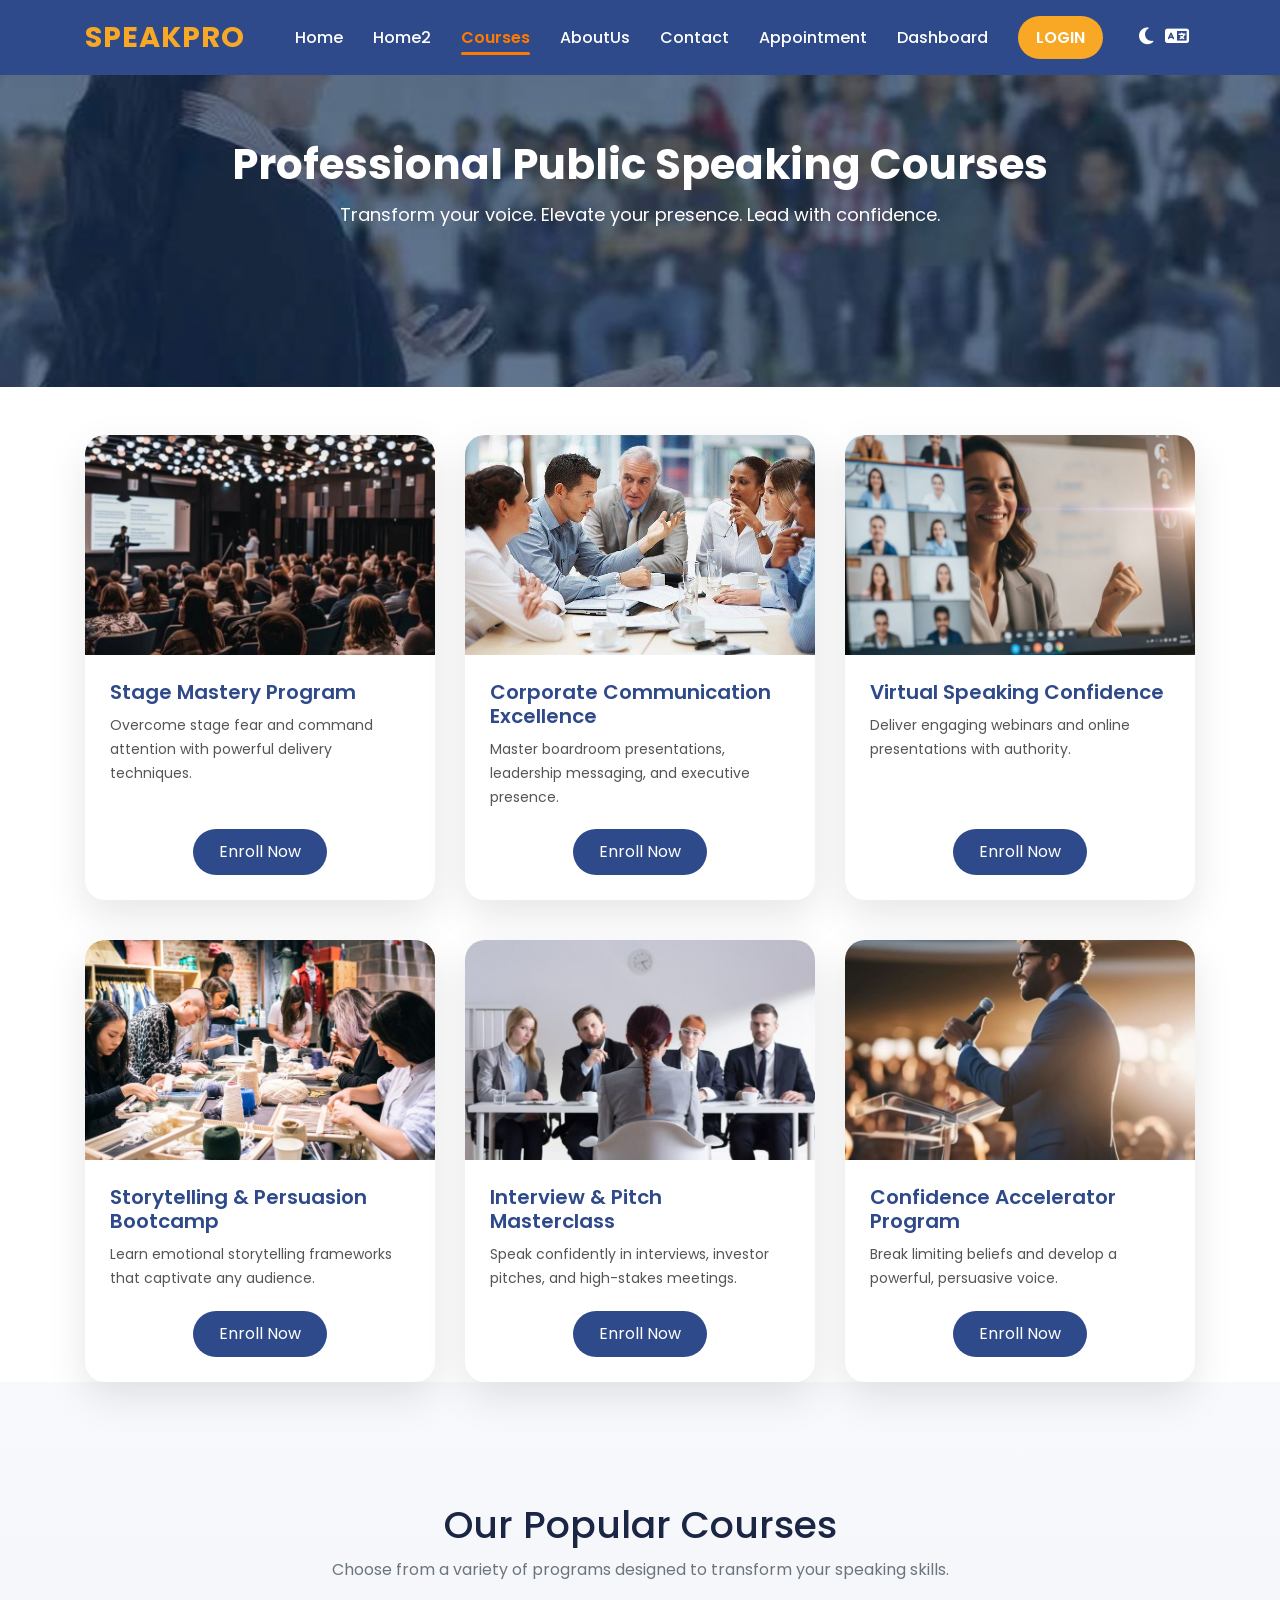
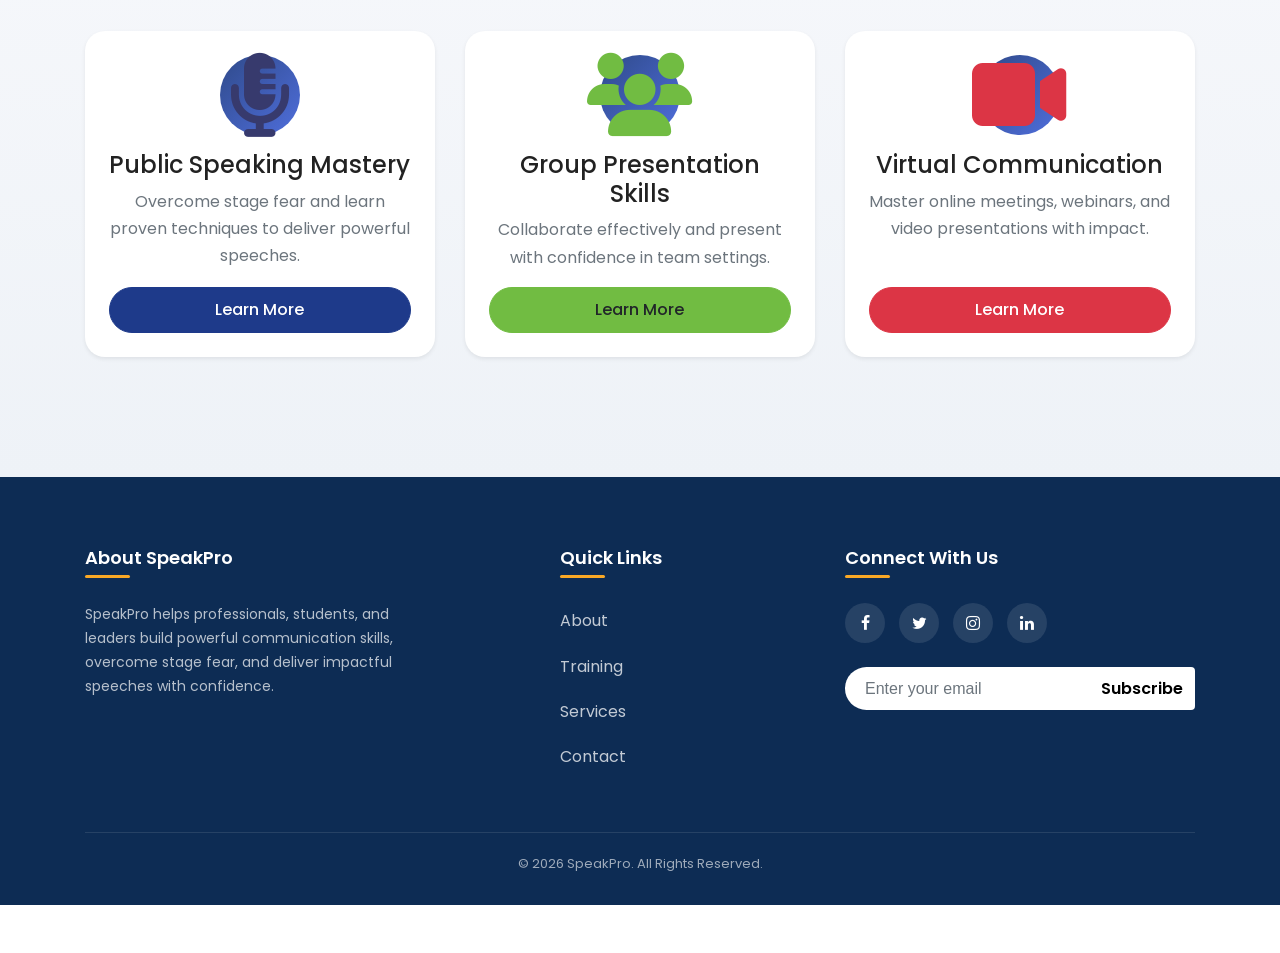
<file: pages/services.html>
<!DOCTYPE html>
<html lang="en">
<head>
  <meta charset="UTF-8">
  <title>Services | SpeakPro</title>
<link rel="icon" type="image/png" href="../assets/images/mic.png">

  <meta name="viewport" content="width=device-width, initial-scale=1.0">
<link rel="stylesheet" href="../assets/css/navbar.css">
    <link href="https://unpkg.com/aos@2.3.4/dist/aos.css" rel="stylesheet">
  <link href="https://fonts.googleapis.com/css2?family=Poppins:wght@300;400;600;700&display=swap" rel="stylesheet">
  
<link rel="stylesheet" href="https://cdnjs.cloudflare.com/ajax/libs/font-awesome/6.5.0/css/all.min.css">
 <link rel="stylesheet" href="../assets/fonts/icomoon/style.css">
<link href="https://cdn.jsdelivr.net/npm/bootstrap-icons@1.11.3/font/bootstrap-icons.css" rel="stylesheet">
    <link rel="stylesheet" href="../assets/css/bootstrap.min.css">
    <link rel="stylesheet" href="../assets/css/jquery-ui.css">
    <link rel="stylesheet" href="../assets/css/owl.carousel.min.css">
    <link rel="stylesheet" href="../assets/css/owl.theme.default.min.css">
    <link rel="stylesheet" href="../assets/css/owl.theme.default.min.css">

    <link rel="stylesheet" href="../assets/css/jquery.fancybox.min.css">

    <link rel="stylesheet" href="../assets/css/bootstrap-datepicker.css">

    <link rel="stylesheet" href="../assets/fonts/flaticon/font/flaticon.css">

    <link rel="stylesheet" href="../assets/css/aos.css">

    <link rel="stylesheet" href="../assets/css/style.css">
   

  <style>
/* ===============================
   GLOBAL STYLES
================================= */
.course-card {
  transition: transform 0.3s ease, box-shadow 0.3s ease;
}
.course-card:hover {
  transform: translateY(-8px);
  box-shadow: 0 15px 30px rgba(0,0,0,0.15);
}
.course-card .icon {
  background: rgba(0,0,0,0.05);
  border-radius: 50%;
  padding: 20px;
  display: inline-block;
}
.custom-navbar {
  position: fixed;
  top: 0;
  left: 0;
  width: 100%;
  z-index: 9999;
  background: #2f4a8a; /* your primary color */
  transition: all 0.3s ease;
}
body {
  font-family: 'Poppins', sans-serif;
  background-color: #ffffff;
  color: #222222;
  transition: background-color 0.4s ease, color 0.4s ease;
}
.login-text {
  font-weight: 600;        /* make it bold */
  color: #fff;             /* white text on dark navbar */
  text-transform: uppercase; /* optional: all caps */
  letter-spacing: 0.5px;   /* optional: spacing for premium look */
}

.login-text:hover {
  color: #f9a826;          /* orange hover effect */
  text-decoration: none;   /* remove underline */
}


section {
  transition: background-color 0.4s ease, color 0.4s ease;
}

/* ===============================
   NAVBAR
================================= */

.navbar {
  background: #2f4a8a;
  padding: 15px 0;
  transition: 0.4s ease;
}

.navbar-brand {
  color: #fff;
  font-weight: 700;
  font-size: 26px;
}

.nav-link {
  color: #fff;
  margin-left: 20px;
  transition: 0.3s;
}

.nav-link:hover,
.nav-link.active {
  color: #f9a826 !important;
  font-weight: 600;
}

/* ===============================
   HERO SECTION
================================= */

.services-hero {
  background: #f4f7fc;
  padding: 80px 0;
  text-align: center;
  transition: 0.4s ease;
}

.services-hero h1 {
  font-weight: 700;
  color: #2f4a8a;
}

/* ===============================
   SERVICE CARDS
================================= */

.service-card {
  background: #ffffff;
  padding: 40px 30px;
  border-radius: 15px;
  box-shadow: 0 15px 40px rgba(0,0,0,0.08);
  transition: 0.4s ease;
  height: 100%;
}

.service-card:hover {
  transform: translateY(-10px);
  box-shadow: 0 25px 50px rgba(0,0,0,0.12);
}

.service-icon img {
  width: 100%;         /* fill the width of the card container */
  max-width: 120px;    /* optional: limit max size */
  height: 120px;       /* fixed height for uniformity */
  object-fit: cover;   /* crop/scale image without distortion */
  border-radius: 15px; /* rounded corners for nice look */
  margin-bottom: 20px;
  display: block;
  margin-left: auto;
  margin-right: auto;
}

/* ===============================
   WHY SECTION
================================= */

.why-section {
  background: #2f4a8a;
  color: white;
  padding: 80px 0;
  transition: 0.4s ease;
}

/* ===============================
   CTA SECTION
================================= */

.cta-section {
  padding: 70px 0;
  text-align: center;
  background: #f9a826;
  color: #ffffff;
  transition: 0.4s ease;
}

.cta-btn {
  background: #2f4a8a;
  color: #ffffff;
  padding: 12px 30px;
  border-radius: 30px;
  transition: 0.3s ease;
  border: none;
}

.cta-btn:hover {
  background: #1e3569;
  color: #ffffff;
}

/* ===============================
   FOOTER
================================= */

/* ===============================
   PREMIUM FOOTER FIX
================================= */

.site-footer {
  background: #0d2c54;
  color: #ffffff;
  padding: 70px 0 30px;
}

.site-footer .row {
  align-items: flex-start;
}

/* Footer Titles */
.site-footer .footer-title {
  font-size: 18px;
  font-weight: 600;
  margin-bottom: 25px;
  position: relative;
  padding-bottom: 10px;
}

.site-footer .footer-title::after {
  content: "";
  position: absolute;
  left: 0;
  bottom: 0;
  width: 45px;
  height: 3px;
  background: #f9a826;
  border-radius: 3px;
}

/* Paragraph */
.site-footer p {
  color: rgba(255,255,255,0.7);
  font-size: 14px;
  line-height: 1.7;
}

/* Links */
.site-footer .footer-links li {
  margin-bottom: 10px;
}

.site-footer .footer-links a {
  color: rgba(255,255,255,0.75);
  text-decoration: none;
  transition: 0.3s ease;
}

.site-footer .footer-links a:hover {
  color: #f9a826;
  padding-left: 5px;
}

/* Social Icons */
.site-footer .social-icons a {
  display: inline-flex;
  align-items: center;
  justify-content: center;
  width: 40px;
  height: 40px;
  background: rgba(255,255,255,0.1);
  color: #fff;
  border-radius: 50%;
  margin-right: 10px;
  transition: 0.3s ease;
}

.site-footer .social-icons a:hover {
  background: #f9a826;
  color: #0d2c54;
  transform: translateY(-3px);
}

/* Newsletter */
.site-footer .footer-subscribe .form-control {
  border-radius: 30px 0 0 30px;
  border: none;
  padding: 10px 20px;
}

.site-footer .footer-subscribe .btn {
  border-radius: 0 30px 30px 0;
  background: #f9a826;
  border: none;
  font-weight: 600;
  transition: 0.3s;
}

.site-footer .footer-subscribe .btn:hover {
  background: #ffb347;
}

/* Bottom Section */
.site-footer .footer-bottom {
  border-top: 1px solid rgba(255,255,255,0.1);
  padding-top: 20px;
  margin-top: 40px;
}

.site-footer .footer-bottom p {
  margin: 0;
  font-size: 13px;
  color: rgba(255,255,255,0.6);
}

/* Fix column spacing */
.site-footer .col-md-4,
.site-footer .col-md-3 {
  margin-bottom: 30px;
}

@media (max-width: 768px) {

  .site-footer {
    text-align: left;
  }

  .site-footer .footer-title::after {
    left: 0;
    transform: none;
  }

  .site-footer .social-icons {
    justify-content: flex-start;
  }

  .site-footer .social-icons a {
    margin-right: 10px;
    margin-left: 0;
  }

}
/* ===============================
   TOGGLE BUTTON STYLE
================================= */
.toggle-btn {
  background: transparent;   /* no background */
  border: none;              /* remove default border */
  color: #fff;               /* white icons on dark navbar */
  font-size: 1.2rem;         /* make icons visible */
  cursor: pointer;
  padding: 6px;
  transition: color 0.3s ease;
}

.toggle-btn:hover {
  color: #f9a826;            /* orange hover effect */
}


/* Dark Mode Toggle Style */
body.dark-mode .toggle-btn {
  background: rgba(255, 255, 255, 0.1);
  color: #ffffff;
}

body.dark-mode .toggle-btn:hover {
  background: #f9a826;
  color: #121212;
}

/* ===============================
   DARK MODE
================================= */

body.dark-mode {
  background-color: #121212;
  color: #ffffff;
}

/* Navbar Dark */
body.dark-mode .navbar {
  background: #0d1a33;
}

/* Hero Dark */
body.dark-mode .services-hero {
  background: #1b2645;
}

body.dark-mode .services-hero h1 {
  color: #ffffff;
}

/* Service Cards Dark */
body.dark-mode .service-card {
  background: #1e2a4a;
  color: #ffffff;
  box-shadow: 0 10px 25px rgba(0,0,0,0.4);
}

body.dark-mode .service-card:hover {
  background: #f9a826;
  color: #121212;
  font-weight: 600;
}

/* Why Section Dark */
body.dark-mode .why-section {
  background: #0d1a33;
  color: #ffffff;
}

/* CTA Dark */
body.dark-mode .cta-section {
  background: #f9a826;
  color: #121212;
}

body.dark-mode .cta-btn {
  background: #121212;
  color: #ffffff;
}

body.dark-mode .cta-btn:hover {
  background: #000000;
}

/* Footer Dark */
body.dark-mode footer {
  background: #000814;
}

/* Fix Bootstrap White Areas */


/* ===============================
   RTL SUPPORT
================================= */

body.rtl {
  direction: rtl;
  text-align: right;
}

/* ===============================
   COURSES HERO
================================= */

/* ===============================
   COURSES HERO (FINAL FIX)
================================= */

.courses-hero {
  position: relative;
  background-image: url('../assets/images/enrollment.jpg');
  background-position: center;
  background-size: cover;
  background-repeat: no-repeat;
  padding: 140px 0;
  color: #fff;
  overflow: hidden;
}

/* Light mode overlay */
.courses-hero .overlay {
  position: absolute;
  inset: 0;
  background: rgba(13, 44, 84, 0.65);
  z-index: 1;
}

/* Content above overlay */
.courses-hero .container {
  position: relative;
  z-index: 2;
}

/* Dark mode — ONLY change overlay */
body.dark-mode .courses-hero .overlay {
  background: rgba(0, 0, 0, 0.35);
}
.courses-hero h1 {
  font-size: 42px;
  font-weight: 700;
}

.courses-hero p {
  font-size: 18px;
  margin-top: 10px;
}

/* ===============================
   COURSE CARDS
================================= */

.courses-section {
  padding: 100px 0;   /* more breathing space */
}
.courses-section .row {
  row-gap: 40px;   /* vertical space between rows */
}
.course-card {
  background: #ffffff;
  border-radius: 20px;
  overflow: hidden;
  box-shadow: 0 15px 40px rgba(0,0,0,0.1);
  transition: all 0.4s ease;
  height: 100%;
  display: flex;               /* IMPORTANT */
  flex-direction: column;      /* IMPORTANT */
}

.course-card:hover {
  transform: translateY(-12px);
  box-shadow: 0 25px 60px rgba(0,0,0,0.18);
}

.course-card img {
  width: 100%;
  height: 220px;
  object-fit: cover;
}
.course-content {
  padding: 25px;
  display: flex;               /* IMPORTANT */
  flex-direction: column;      /* IMPORTANT */
  flex: 1;                     /* IMPORTANT */
}

.course-content h5 {
  color: #2f4a8a;
  font-weight: 600;
  margin-bottom: 10px;
}

.course-content p {
  font-size: 14px;
  margin-bottom: 20px;
  color: #555;
  flex-grow: 1;
}

.enroll-btn {
  background: #2f4a8a;
  color: #fff;
  padding: 10px 25px;
  border-radius: 30px;
  transition: 0.3s;
margin-top: auto;
  align-self: center;
}

.enroll-btn:hover {
  background: #f9a826;
  color: #fff;
}

/* Dark Mode */
body.dark-mode .course-card {
  background: #1e2a4a;
  color: #fff;
}

body.dark-mode .course-content h5 {
  color: #f9a826;
}

body.dark-mode .course-content p {
  color: #ccc;
}



/* DARK MODE HERO FIX */
/* DARK MODE HERO FIX */

/* ===============================
   MOBILE SLIDE MENU
================================= */

@media (max-width: 992px) {

  .mobile-menu {
    position: fixed;
    top: 0;
    right: -260px;
    width: 260px;
    height: 100vh;
    background: #2f4a8a;
    padding-top: 80px;
    transition: 0.4s ease;
    z-index: 2000;
  }

  .mobile-menu.show {
    right: 0;
  }

  .navbar-nav {
    flex-direction: column;
    align-items: start;
    padding-left: 20px;
  }

  .nav-link {
    margin: 10px 0;
  }
}

.navbar-toggler{
  border: none;
}

.navbar-toggler:focus{
  box-shadow: none;
}


/* ===============================
   MOBILE SPACING FIX
================================= */
@media (max-width: 768px) {

  /* Add space above section */
  #courses {
    padding-top: 70px !important;
    padding-bottom: 70px !important;
  }

  /* Extra space between cards */
  #courses .col-md-4 {
    margin-bottom: 25px;
  }

  /* Better side spacing */
  #courses .container {
    padding-left: 20px;
    padding-right: 20px;
  }

}

/* ===============================
   DARK MODE - POPULAR COURSES
================================= */
body.dark-mode #courses {
  background: #121c33 !important;
}

body.dark-mode #courses h2 {
  color: #ffffff;
}

body.dark-mode #courses p {
  color: rgba(255,255,255,0.7);
}
body.dark-mode .courses-hero .overlay {
  background: rgba(13, 44, 84, 0.65);   /* slightly darker */
  backdrop-filter: blur(6px);
  -webkit-backdrop-filter: blur(6px);
}


/* FORCE IMAGE IN DARK MODE */
body.dark-mode .courses-hero {
  background-image: url('../assets/images/enrollment.jpg') !important;
  background-position: center;
  background-size: cover;
  background-repeat: no-repeat;
}

/* ===============================
   PREMIUM COURSES SECTION
================================= */

.premium-courses-section {
  padding: 120px 0;   /* TOP + BOTTOM SPACE */
  background: linear-gradient(180deg, #f8f9fc, #eef2f7);
  transition: all 0.4s ease;
}

/* Section Heading */
.premium-courses-section h2 {
  font-size: 38px;
  color: #1b2645;
}

.premium-courses-section p {
  font-size: 16px;
}

/* Premium Card */
.premium-courses-section .course-card {
  background: #ffffff;
  border-radius: 20px;
  padding: 40px 30px;
  transition: all 0.4s ease;
  box-shadow: 0 15px 35px rgba(0,0,0,0.08);
  border: 1px solid rgba(0,0,0,0.03);
  display: flex;
  flex-direction: column;
}

/* Hover Effect */
.premium-courses-section .course-card:hover {
  transform: translateY(-12px);
  box-shadow: 0 25px 60px rgba(0,0,0,0.15);
}

/* Icon Circle */
.premium-courses-section .icon {
  width: 80px;
  height: 80px;
  margin: 0 auto 20px;
  border-radius: 50%;
  background: linear-gradient(135deg, #2f4a8a, #4f6edc);
  display: flex;
  align-items: center;
  justify-content: center;
  color: #fff;
  font-size: 28px;
  transition: 0.4s;
}

.premium-courses-section .course-card:hover .icon {
  transform: rotate(8deg) scale(1.1);
}

/* Button Premium */
.premium-courses-section .btn {
  margin-top: auto;
  border-radius: 30px;
  padding: 10px 25px;
  font-weight: 500;
  transition: all 0.3s ease;
}

.premium-courses-section .btn:hover {
  transform: translateY(-3px);
  box-shadow: 0 10px 25px rgba(0,0,0,0.2);
}

/* Row spacing */
.premium-courses-section .row {
  row-gap: 40px;
}

/* ===============================
   DARK MODE
================================= */

body.dark-mode .premium-courses-section {
  background: linear-gradient(180deg, #0f172a, #121c33);
}

body.dark-mode .premium-courses-section h2 {
  color: #ffffff;
}

body.dark-mode .premium-courses-section p {
  color: rgba(255,255,255,0.7);
}

body.dark-mode .premium-courses-section .course-card {
  background: rgba(255,255,255,0.05);
  backdrop-filter: blur(12px);
  border: 1px solid rgba(255,255,255,0.08);
  box-shadow: 0 20px 50px rgba(0,0,0,0.5);
}

body.dark-mode .premium-courses-section .course-card:hover {
  background: rgba(255,255,255,0.08);
}

/* Responsive */
@media (max-width: 768px) {
  .premium-courses-section {
    padding: 90px 20px;
  }

  .premium-courses-section h2 {
    font-size: 28px;
  }
}

/* =================================
   FIX DARK MODE FOOTER TEXT BOXES
================================= */

body.dark-mode .site-footer h4,
body.dark-mode .site-footer p,
body.dark-mode .site-footer li,
body.dark-mode .site-footer a,
body.dark-mode .site-footer span {
  background: transparent !important;
  box-shadow: none !important;
  padding: 0 !important;
}

/* Remove background blocks from quick links */
body.dark-mode .site-footer .footer-links li {
  background: transparent !important;
}

/* Remove background behind titles */
body.dark-mode .site-footer .footer-title {
  background: transparent !important;
}

/* Remove background from social icon container */
body.dark-mode .site-footer .social-icons {
  background: transparent !important;
}

/* ===============================
   DARK MODE FOOTER LINK BOX FIX
================================ */

body.dark-mode .site-footer .footer-links li,
body.dark-mode .site-footer .footer-links li a {
  background: transparent !important;
  box-shadow: none !important;
  border: none !important;
  padding-left: 0 !important;
}

/* also remove hover background */
body.dark-mode .site-footer .footer-links li a:hover {
  background: transparent !important;
}
/* ===============================
   FIX FOOTER QUICK LINKS BOX
================================= */

.site-footer .footer-links {
  padding: 0;
  margin: 0;
}

.site-footer .footer-links li {
  list-style: none;
  background: transparent !important;
  border: none !important;
  box-shadow: none !important;
  padding: 4px 0 !important;
}

.site-footer .footer-links li a {
  display: inline-block;
  color: rgba(255,255,255,0.75);
  text-decoration: none;
  background: transparent !important;
  padding: 0 !important;
}

.site-footer .footer-links li a:hover {
  color: #f9a826;
  padding-left: 6px;
}

/* Dark mode fix */
body.dark-mode .site-footer .footer-links li,
body.dark-mode .site-footer .footer-links li a{
  background: transparent !important;
  border: none !important;
  box-shadow: none !important;
}


/* ===============================
   FORCE REMOVE BOX FROM QUICK LINKS
================================= */

.site-footer .footer-links,
.site-footer .footer-links li,
.site-footer .footer-links li a{
  background: transparent !important;
  border: none !important;
  box-shadow: none !important;
}

.site-footer .footer-links li{
  list-style: none;
  padding: 4px 0 !important;
  display: block;
}

.site-footer .footer-links li a{
  display: inline;
  color: rgba(255,255,255,0.75);
  text-decoration: none;
}

.site-footer .footer-links li a:hover{
  color:#f9a826;
  padding-left:6px;
}

/* FIX DARK MODE NAVBAR */
body.dark-mode .custom-navbar{
  background: #0d1a33 !important;
  border-bottom: none !important;
  box-shadow: none !important;
}

/* remove the blue line */
body.dark-mode .custom-navbar::after{
  display:none !important;
}
  </style>
</head>

<body>
<div class="site-wrap">

    <div class="site-mobile-menu site-navbar-target">
      <div class="site-mobile-menu-header">
        <div class="site-mobile-menu-close mt-3">
          <span class="icon-close2 js-menu-toggle"></span>
        </div>
      </div>
      <div class="site-mobile-menu-body"></div>
    </div>
   
    
<header class="custom-navbar" role="banner">
  <div class="container">
    <div class="row align-items-center">
      
      <!-- Logo -->
      <div class="col-6 col-xl-2">
        <a href="index.html" class="custom-logo">SpeakPro</a>
      </div>

      <!-- Desktop Menu -->
      <div class="col-6 col-xl-10 d-none d-xl-block">
        <nav class="custom-nav">
          <ul class="custom-menu d-flex align-items-center justify-content-end mb-0">
            <li><a href="../index.html" class="custom-link">Home</a></li>
<li><a href="../index2.html" class="custom-link">Home2</a></li>            
<li><a href="services.html" class="custom-link active" >Courses</a></li>
            <li><a href="about.html" class="custom-link">AboutUs</a></li>
            <li><a href="contact.html" class="custom-link">Contact</a></li>
            <li><a href="appointment.html" class="custom-link">Appointment</a></li>
            <li><a href="dashboard.html" class="custom-link">Dashboard</a></li>
            <li>
  <a href="pages/login.html" 
     class="custom-login"
     style="background:#f9a826; 
            color:#ffffff; 
            padding:8px 18px; 
            border-radius:30px; 
            text-decoration:none; 
            font-weight:600; 
            display:inline-block;">
    Login
  </a>
</li>
            <li class="d-flex align-items-center ms-3">
              <button class="custom-toggle me-2" id="themeToggle" title="Toggle Theme">
                <i class="fa-solid fa-moon"></i>
              </button>
              <button class="custom-toggle" id="rtlToggle" title="Toggle RTL">
                <i class="fa-solid fa-language"></i>
              </button>
            </li>
          </ul>
        </nav>
      </div>

      <!-- Mobile Hamburger -->
      <div class="d-xl-none col-6 text-end">
        <button class="hamburger-btn" onclick="toggleMobileMenu()">
          <i class="fa-solid fa-bars"></i>
        </button>
      </div>
    </div>
  </div>
</header>

<!-- Mobile Menu -->
<div class="custom-mobile-menu" id="mobileMenu">
  <div class="custom-mobile-header">
    <button class="close-btn" onclick="toggleMobileMenu()">&times;</button>
  </div>
  <ul class="custom-mobile-list">
    <li><a href="../index.html">Home</a></li>
    <li><a href="../index2.html">Home2</a></li>

    <li><a href="services.html" class="custom-link active">Courses</a></li>
    <li><a href="about.html">About Us</a></li>
    <li><a href="contact.html">Contact</a></li>
    <li><a href="appointment.html">Appointment</a></li>
    <li><a href="dashboard.html">Dashboard</a></li>
    <li>
  <a href="login.html" 
     style="display:block;
            background:#f9a826;
            color:#ffffff;
            padding:10px 15px;
            border-radius:8px;
            text-align:center;
            font-weight:600;
            text-decoration:none;
            margin:10px 15px;">
    Login
  </a>
</li>
<div class="custom-mobile-toggles"> <button class="custom-toggle me-2" id="themeToggleMobile" title="Toggle Theme"> <i class="fa-solid fa-moon"></i> </button> <button class="custom-toggle" id="rtlToggleMobile" title="Toggle RTL"> <i class="fa-solid fa-language"></i> </button> </div>
  </ul>
</div>
<!-- Hero -->
<section class="courses-hero">
  <div class="overlay"></div>
  <div class="container text-center hero-content">
    <h1 data-aos="fade-up">Professional Public Speaking Courses</h1>
    <p data-aos="fade-up" data-aos-delay="200">
      Transform your voice. Elevate your presence. Lead with confidence.
    </p>
  </div>
</section>

<section class="courses-section py-5">
  <div class="container">
    <div class="row g-4">

      <!-- Course 1 -->
      <div class="col-md-4" data-aos="fade-up">
        <div class="course-card">
          <img src="../assets/images/public-speaking.jpg" alt="">
          <div class="course-content">
            <h5>Stage Mastery Program</h5>
            <p>Overcome stage fear and command attention with powerful delivery techniques.</p>
            <a href="#" class="btn enroll-btn">Enroll Now</a>
          </div>
        </div>
      </div>

      <!-- Course 2 -->
      <div class="col-md-4" data-aos="fade-up" data-aos-delay="150">
        <div class="course-card">
          <img src="../assets/images/corporate-communication.jpg" alt="">
          <div class="course-content">
            <h5>Corporate Communication Excellence</h5>
            <p>Master boardroom presentations, leadership messaging, and executive presence.</p>
            <a href="#" class="btn enroll-btn">Enroll Now</a>
          </div>
        </div>
      </div>

      <!-- Course 3 -->
      <div class="col-md-4" data-aos="fade-up" data-aos-delay="300">
        <div class="course-card">
          <img src="../assets/images/online-coaching.jpg" alt="">
          <div class="course-content">
            <h5>Virtual Speaking Confidence</h5>
            <p>Deliver engaging webinars and online presentations with authority.</p>
            <a href="#" class="btn enroll-btn">Enroll Now</a>
          </div>
        </div>
      </div>

      <!-- Course 4 -->
      <div class="col-md-4" data-aos="fade-up">
        <div class="course-card">
          <img src="../assets/images/group-workshops.jpg" alt="">
          <div class="course-content">
            <h5>Storytelling & Persuasion Bootcamp</h5>
            <p>Learn emotional storytelling frameworks that captivate any audience.</p>
            <a href="#" class="btn enroll-btn">Enroll Now</a>
          </div>
        </div>
      </div>

      <!-- Course 5 -->
      <div class="col-md-4" data-aos="fade-up" data-aos-delay="150">
        <div class="course-card">
          <img src="../assets/images/interview-prep.jpg" alt="">
          <div class="course-content">
            <h5>Interview & Pitch Masterclass</h5>
            <p>Speak confidently in interviews, investor pitches, and high-stakes meetings.</p>
            <a href="#" class="btn enroll-btn">Enroll Now</a>
          </div>
        </div>
      </div>

      <!-- Course 6 -->
      <div class="col-md-4" data-aos="fade-up" data-aos-delay="300">
        <div class="course-card">
          <img src="../assets/images/confidence-building.jpg" alt="">
          <div class="course-content">
            <h5>Confidence Accelerator Program</h5>
            <p>Break limiting beliefs and develop a powerful, persuasive voice.</p>
            <a href="#" class="btn enroll-btn">Enroll Now</a>
          </div>
        </div>
      </div>

    </div>
  </div><!-- Courses Section -->
<section id="courses" class="premium-courses-section">  <div class="container">
    <div class="text-center mb-5">
      <h2 class="fw-bold">Our Popular Courses</h2>
      <p class="text-muted">Choose from a variety of programs designed to transform your speaking skills.</p>
    </div>

    <div class="row g-4">
      <!-- Course 1 -->
      <div class="col-md-4">
        <div class="card h-100 shadow-sm border-0 rounded-4 text-center p-4 course-card">
          <div class="icon mb-3">
            <i class="fas fa-microphone-alt fa-3x text-primary"></i>
          </div>
          <h4 class="fw-bold">Public Speaking Mastery</h4>
          <p class="text-muted">Overcome stage fear and learn proven techniques to deliver powerful speeches.</p>
          <a href="#public-speaking" class="btn btn-primary mt-auto">Learn More</a>
        </div>
      </div>

      <!-- Course 2 -->
      <div class="col-md-4">
        <div class="card h-100 shadow-sm border-0 rounded-4 text-center p-4 course-card">
          <div class="icon mb-3">
            <i class="fas fa-users fa-3x text-success"></i>
          </div>
          <h4 class="fw-bold">Group Presentation Skills</h4>
          <p class="text-muted">Collaborate effectively and present with confidence in team settings.</p>
          <a href="#group-presentation" class="btn btn-success mt-auto">Learn More</a>
        </div>
      </div>

      <!-- Course 3 -->
      <div class="col-md-4">
        <div class="card h-100 shadow-sm border-0 rounded-4 text-center p-4 course-card">
          <div class="icon mb-3">
            <i class="fas fa-video fa-3x text-danger"></i>
          </div>
          <h4 class="fw-bold">Virtual Communication</h4>
          <p class="text-muted">Master online meetings, webinars, and video presentations with impact.</p>
          <a href="#virtual-communication" class="btn btn-danger mt-auto">Learn More</a>
        </div>
      </div>
    </div>
  </div>
</section>
<!-- Footer -->
 <footer class="site-footer">
  <div class="container">
    <div class="row">

      <!-- About -->
      <div class="col-md-4 mb-4">
        <h4 class="footer-title">About SpeakPro</h4>
        <p>
          SpeakPro helps professionals, students, and leaders build powerful 
          communication skills, overcome stage fear, and deliver impactful speeches 
          with confidence.
        </p>
      </div>

      <!-- Quick Links -->
      <div class="col-md-3 ml-auto mb-4">
        <h4 class="footer-title">Quick Links</h4>
        <ul class="footer-links list-unstyled">
          <li><a href="#about-section">About</a></li>
          <li><a href="#training-section">Training</a></li>
          <li><a href="#services-section">Services</a></li>
          <li><a href="#contact-section">Contact</a></li>
        </ul>
      </div>

      <!-- Social + Newsletter -->
      <div class="col-md-4 mb-4">
        <h4 class="footer-title">Connect With Us</h4>

        <div class="social-icons mb-4">
          <a href="#"><span class="icon-facebook"></span></a>
          <a href="#"><span class="icon-twitter"></span></a>
          <a href="#"><span class="icon-instagram"></span></a>
          <a href="#"><span class="icon-linkedin"></span></a>
        </div>

        <form class="footer-subscribe">
          <div class="input-group">
            <input type="email" class="form-control" placeholder="Enter your email">
            <div class="input-group-append">
              <button class="btn btn-primary">Subscribe</button>
            </div>
          </div>
        </form>

      </div>
    </div>

    <!-- Bottom Line -->
    <div class="footer-bottom text-center mt-4">
      <p>© 2026 SpeakPro. All Rights Reserved.</p>
    </div>

  </div>
</footer>

<!-- Bootstrap JS -->
<script src="https://cdn.jsdelivr.net/npm/bootstrap@5.3.2/dist/js/bootstrap.bundle.min.js"></script>
<script>
document.addEventListener("DOMContentLoaded", function(){

  const themeButtons = [
    document.getElementById("themeToggle"),
    document.getElementById("themeToggleMobile")
  ];

  const rtlButtons = [
    document.getElementById("rtlToggle"),
    document.getElementById("rtlToggleMobile")
  ];

  /* ---------- LOAD SAVED THEME ---------- */
  if(localStorage.getItem("theme") === "dark"){
    document.body.classList.add("dark-mode");
    themeButtons.forEach(btn => {
      if(btn) btn.innerHTML = '<i class="fas fa-sun"></i>';
    });
  }

  /* ---------- LOAD SAVED RTL ---------- */
  if(localStorage.getItem("rtl") === "enabled"){
    document.body.classList.add("rtl");
    document.documentElement.setAttribute("dir","rtl");
  }

  /* ---------- THEME TOGGLE ---------- */
  themeButtons.forEach(btn => {
    if(!btn) return;

    btn.addEventListener("click", function(){

      document.body.classList.toggle("dark-mode");

      if(document.body.classList.contains("dark-mode")){
        localStorage.setItem("theme","dark");
        themeButtons.forEach(b => {
          if(b) b.innerHTML = '<i class="fas fa-sun"></i>';
        });
      } else {
        localStorage.setItem("theme","light");
        themeButtons.forEach(b => {
          if(b) b.innerHTML = '<i class="fas fa-moon"></i>';
        });
      }

    });
  });

  /* ---------- RTL TOGGLE ---------- */
  rtlButtons.forEach(btn => {
    if(!btn) return;

    btn.addEventListener("click", function(){

      document.body.classList.toggle("rtl");

      if(document.body.classList.contains("rtl")){
        document.documentElement.setAttribute("dir","rtl");
        localStorage.setItem("rtl","enabled");
      } else {
        document.documentElement.setAttribute("dir","ltr");
        localStorage.setItem("rtl","disabled");
      }

    });
  });

});
</script>
<script id="fix-mobile-nav">
document.addEventListener("DOMContentLoaded", function () {

  document.querySelectorAll(".site-mobile-menu a").forEach(link => {

    link.addEventListener("click", function(e) {

      const href = this.getAttribute("href");

      // If link is another page → allow redirect
      if (href.includes(".html")) {
        window.location.href = href;
      }

    });

  });

});
</script>
<script>
function toggleMobileMenu() {
  document.getElementById('mobileMenu').classList.toggle('open');
}
</script>

<script src="https://unpkg.com/aos@2.3.4/dist/aos.js"></script>
<script>
  AOS.init({
    duration: 1000,
    once: true
  });
</script>


</body>
</html>
</file>
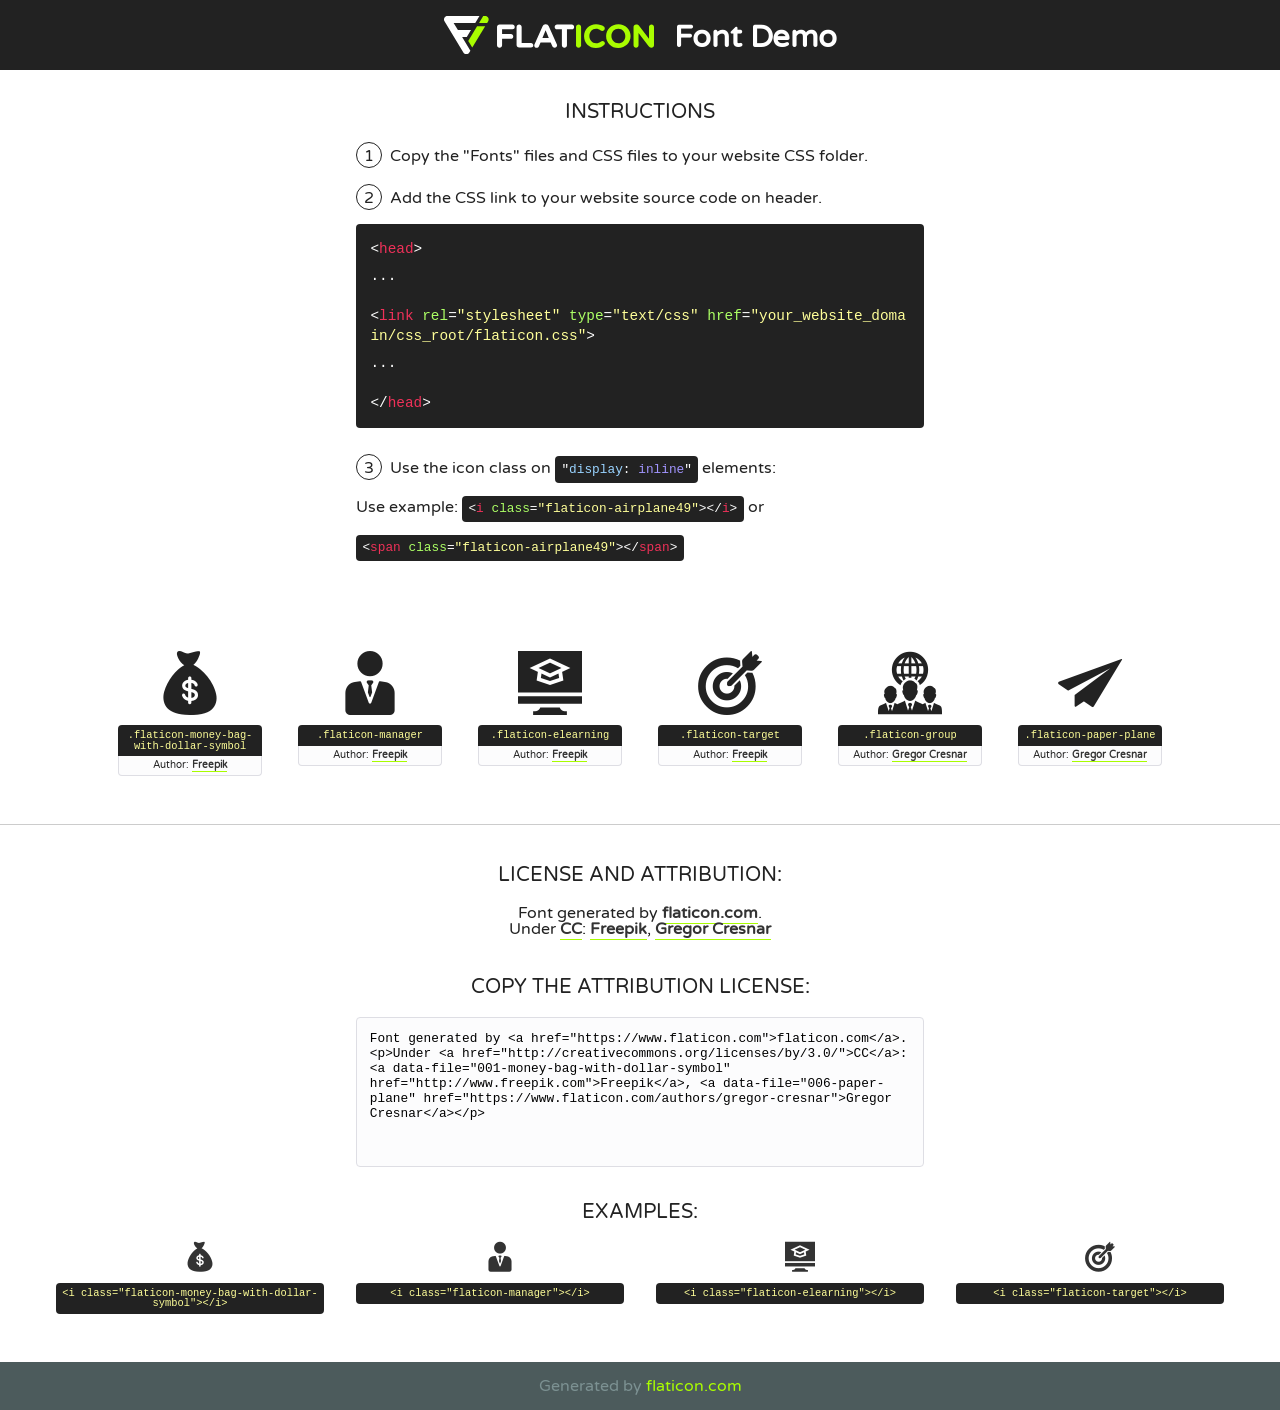
<file: assets/fonts/flaticon/font/flaticon.html>
<!DOCTYPE html>
<!--
  Flaticon icon font: Flaticon
  Creation date: 23/05/2019 02:19
-->
<html>
<!DOCTYPE html>
<html>

<head>
    <title>Flaticon WebFont</title>
    <link href="http://fonts.googleapis.com/css?family=Varela+Round" rel="stylesheet" type="text/css" />
    <link rel="stylesheet" type="text/css" href="flaticon.css">
    <meta charset="UTF-8">
    <style>
    html, body, div, span, applet, object, iframe,
    h1, h2, h3, h4, h5, h6, p, blockquote, pre,
    a, abbr, acronym, address, big, cite, code,
    del, dfn, em, img, ins, kbd, q, s, samp,
    small, strike, strong, sub, sup, tt, var,
    b, u, i, center,
    dl, dt, dd, ol, ul, li,
    fieldset, form, label, legend,
    table, caption, tbody, tfoot, thead, tr, th, td,
    article, aside, canvas, details, embed, 
    figure, figcaption, footer, header, hgroup, 
    menu, nav, output, ruby, section, summary,
    time, mark, audio, video {
        margin: 0;
        padding: 0;
        border: 0;
        font-size: 100%;
        font: inherit;
        vertical-align: baseline;
    }
    /* HTML5 display-role reset for older browsers */
    article, aside, details, figcaption, figure, 
    footer, header, hgroup, menu, nav, section {
        display: block;
    }
    body {
        line-height: 1;
    }
    ol, ul {
        list-style: none;
    }
    blockquote, q {
        quotes: none;
    }
    blockquote:before, blockquote:after,
    q:before, q:after {
        content: '';
        content: none;
    }
    table {
        border-collapse: collapse;
        border-spacing: 0;
    }
    body {
        font-family: 'Varela Round', Helvetica, Arial, sans-serif;
        font-size: 16px;
        color: #222;
    }
    a {
        color: #333;
        border-bottom: 1px solid #a9fd00;
        font-weight: bold;
        text-decoration: none;
    }
    * {
        -moz-box-sizing: border-box;
        -webkit-box-sizing: border-box;
        box-sizing: border-box;
        margin: 0;
        padding: 0;
    }
    [class^="flaticon-"]:before, [class*=" flaticon-"]:before, [class^="flaticon-"]:after, [class*=" flaticon-"]:after {
        font-family: Flaticon;
        font-size: 30px;
        font-style: normal;
        margin-left: 20px;
        color: #333;
    }
    .wrapper {
        max-width: 600px;
        margin: auto;
        padding: 0 1em;
    }
    .title {
        font-size: 1.25em;
        text-align: center;
        margin-bottom: 1em;
        text-transform: uppercase;
    }
    header {
        text-align: center;
        background-color: #222;
        color: #fff;
        padding: 1em;
    }
    header .logo {
        width: 210px;
        height: 38px;
        display: inline-block;
        vertical-align: middle;
        margin-right: 1em;
        border: none;
    }
    header strong {
        font-size: 1.95em;
        font-weight: bold;
        vertical-align: middle;
        margin-top: 5px;
        display: inline-block;
    }
    .demo {
        margin: 2em auto;
        line-height: 1.25em;
    }
    .demo ul li {
        margin-bottom: 1em;
    }
    .demo ul li .num {
        color: #222;
        border-radius: 20px;
        display: inline-block;
        width: 26px;
        padding: 3px;
        height: 26px;
        text-align: center;
        margin-right: 0.5em;
        border: 1px solid #222;
    }
    .demo ul li code {
        background-color: #222;
        border-radius: 4px;
        padding: 0.25em 0.5em;
        display: inline-block;
        color: #fff;
        font-family: Consolas,Monaco,Lucida Console,Liberation Mono,DejaVu Sans Mono,Bitstream Vera Sans Mono,Courier New, monospace;
        font-weight: lighter;
        margin-top: 1em;
        font-size: 0.8em;
        word-break: break-all;
    }
    .demo ul li code.big {
        padding: 1em;
        font-size: 0.9em;
    }
    .demo ul li code .red {
        color: #EF3159;
    }
    .demo ul li code .green {
        color: #ACFF65;
    }
    .demo ul li code .yellow {
        color: #FFFF99;
    }
    .demo ul li code .blue {
        color: #99D3FF;
    }
    .demo ul li code .purple {
        color: #A295FF;
    }
    .demo ul li code .dots {
        margin-top: 0.5em;
        display: block;
    }
    #glyphs {
        border-bottom: 1px solid #ccc;
        padding: 2em 0;
        text-align: center;
    }
    .glyph {
        display: inline-block;
        width: 9em;
        margin: 1em;
        text-align: center;
        vertical-align: top;
        background: #FFF;
    }
    .glyph .glyph-icon {
        padding: 10px;
        display: block;
        font-family:"Flaticon";
        font-size: 64px;
        line-height: 1;
    }
    .glyph .glyph-icon:before {
        font-size: 64px;
        color: #222;
        margin-left: 0;
    }
    .class-name {
        font-size: 0.65em;
        background-color: #222;
        color: #fff;
        border-radius: 4px 4px 0 0;
        padding: 0.5em;
        color: #FFFF99;
        font-family: Consolas,Monaco,Lucida Console,Liberation Mono,DejaVu Sans Mono,Bitstream Vera Sans Mono,Courier New, monospace;
    }
    .author-name {
        font-size: 0.6em;
        background-color: #fcfcfd;
        border: 1px solid #DEDEE4;
        border-top: 0;
        border-radius: 0 0 4px 4px;
        padding: 0.5em;
    }
    .class-name:last-child {
        font-size: 10px;
        color:#888;
    }
    .class-name:last-child a {
        font-size: 10px;
        color:#555;
    }
    .class-name:last-child a:hover {
        color:#a9fd00;
    }
    .glyph > input {
        display: block;
        width: 100px;
        margin: 5px auto;
        text-align: center;
        font-size: 12px;
        cursor: text;
    }
    .glyph > input.icon-input {
        font-family:"Flaticon";
        font-size: 16px;
        margin-bottom: 10px;
    }
    .attribution .title {
        margin-top: 2em;
    }
    .attribution textarea {
        background-color: #fcfcfd;
        padding: 1em;
        border: none;
        box-shadow: none;
        border: 1px solid #DEDEE4;
        border-radius: 4px;
        resize: none;
        width: 100%;
        height: 150px;
        font-size: 0.8em;
        font-family: Consolas,Monaco,Lucida Console,Liberation Mono,DejaVu Sans Mono,Bitstream Vera Sans Mono,Courier New, monospace;
        -webkit-appearance: none;
    }
    .iconsuse {
        margin: 2em auto;
        text-align: center;
        max-width: 1200px;
    }
    .iconsuse:after {
        content: '';
        display: table;
        clear: both;
    }
    .iconsuse .image {
        float: left;
        width: 25%;
        padding: 0 1em;
    }
    .iconsuse .image p {
        margin-bottom: 1em;
    }
    .iconsuse .image span {
        display: block;
        font-size: 0.65em;
        background-color: #222;
        color: #fff;
        border-radius: 4px;
        padding: 0.5em;
        color: #FFFF99;
        margin-top: 1em;
        font-family: Consolas,Monaco,Lucida Console,Liberation Mono,DejaVu Sans Mono,Bitstream Vera Sans Mono,Courier New, monospace;
    }
    #footer {
        text-align: center;
        background-color: #4C5B5C;
        color: #7c9192;
        padding: 1em;
    }
    #footer a {
        border: none;
        color: #a9fd00;
        font-weight: normal;
    }
    @media (max-width: 960px) {
        .iconsuse .image {
            width: 50%;
        }
    }
    @media (max-width: 560px) {
        .iconsuse .image {
            width: 100%;
        }
    }
    </style>
</head>

<body class="characters-off">

    <header>
        <a href="https://www.flaticon.com" target="_blank" class="logo">
            <svg version="1.1" xmlns="http://www.w3.org/2000/svg" xmlns:xlink="http://www.w3.org/1999/xlink" xmlns:a="http://ns.adobe.com/AdobeSVGViewerExtensions/3.0/" viewBox="0 0 560.875 102.036" enable-background="new 0 0 560.875 102.036" xml:space="preserve">
                <defs>
                </defs>
                <g>
                    <g class="letters">
                        <path fill="#ffffff" d="M141.596,29.675c0-3.777,2.985-6.767,6.764-6.767h34.438c3.426,0,6.15,2.728,6.15,6.15
                        c0,3.43-2.724,6.149-6.15,6.149h-27.674v13.091h23.719c3.429,0,6.151,2.724,6.151,6.15c0,3.43-2.723,6.149-6.151,6.149h-23.719
                        v17.574c0,3.773-2.986,6.761-6.764,6.761c-3.779,0-6.764-2.989-6.764-6.761V29.675z"></path>
                        <path fill="#ffffff" d="M193.844,29.149c0-3.781,2.985-6.767,6.764-6.767c3.776,0,6.763,2.985,6.763,6.767v42.957h25.039
                        c3.426,0,6.149,2.726,6.149,6.153c0,3.425-2.723,6.15-6.149,6.15h-31.802c-3.779,0-6.764-2.986-6.764-6.768V29.149z"></path>
                        <path fill="#ffffff" d="M241.891,75.71l21.438-48.407c1.492-3.341,4.215-5.357,7.906-5.357h0.792
                        c3.686,0,6.323,2.017,7.815,5.357l21.439,48.407c0.436,0.967,0.701,1.845,0.701,2.723c0,3.602-2.809,6.501-6.414,6.501
                        c-3.161,0-5.269-1.845-6.499-4.655l-4.132-9.661h-27.059l-4.301,10.102c-1.144,2.631-3.426,4.214-6.237,4.214
                        c-3.517,0-6.24-2.81-6.24-6.325C241.1,77.64,241.451,76.677,241.891,75.71z M279.932,58.666l-8.521-20.297l-8.526,20.297H279.932
                        z"></path>
                        <path fill="#ffffff" d="M314.864,35.387H301.86c-3.429,0-6.239-2.813-6.239-6.238c0-3.429,2.811-6.24,6.239-6.24h39.533
                        c3.426,0,6.237,2.811,6.237,6.24c0,3.425-2.811,6.238-6.237,6.238h-13.001v42.785c0,3.773-2.99,6.761-6.764,6.761
                        c-3.779,0-6.764-2.989-6.764-6.761V35.387z"></path>
                        <path fill="#A9FD00" d="M352.615,29.149c0-3.781,2.985-6.767,6.767-6.767c3.774,0,6.761,2.985,6.761,6.767v49.024
                        c0,3.773-2.987,6.761-6.761,6.761c-3.781,0-6.767-2.989-6.767-6.761V29.149z"></path>
                        <path fill="#A9FD00" d="M374.132,53.836v-0.179c0-17.481,13.178-31.801,32.065-31.801c9.22,0,15.459,2.458,20.557,6.238
                        c1.402,1.054,2.637,2.985,2.637,5.357c0,3.692-2.985,6.59-6.681,6.59c-1.845,0-3.071-0.702-4.044-1.319
                        c-3.776-2.813-7.729-4.393-12.562-4.393c-10.364,0-17.831,8.611-17.831,19.154v0.173c0,10.542,7.291,19.329,17.831,19.329
                        c5.715,0,9.492-1.756,13.359-4.834c1.049-0.874,2.458-1.491,4.039-1.491c3.429,0,6.325,2.813,6.325,6.236
                        c0,2.106-1.056,3.78-2.282,4.834c-5.539,4.834-12.036,7.733-21.878,7.733C387.572,85.464,374.132,71.493,374.132,53.836z"></path>
                        <path fill="#A9FD00" d="M433.009,53.836v-0.179c0-17.481,13.79-31.801,32.766-31.801c18.981,0,32.592,14.143,32.592,31.628v0.173
                        c0,17.483-13.785,31.807-32.769,31.807C446.625,85.464,433.009,71.32,433.009,53.836z M484.224,53.836v-0.179
                        c0-10.539-7.725-19.326-18.626-19.326c-10.893,0-18.449,8.611-18.449,19.154v0.173c0,10.542,7.73,19.329,18.626,19.329
                        C476.676,72.986,484.224,64.378,484.224,53.836z"></path>
                        <path fill="#A9FD00" d="M506.233,29.321c0-3.774,2.99-6.763,6.767-6.763h1.401c3.252,0,5.183,1.583,7.029,3.953l26.093,34.265
                        V29.059c0-3.692,2.99-6.677,6.681-6.677c3.683,0,6.671,2.985,6.671,6.677v48.934c0,3.78-2.987,6.765-6.764,6.765h-0.436
                        c-3.257,0-5.188-1.581-7.034-3.953l-27.056-35.492v32.944c0,3.687-2.985,6.676-6.678,6.676c-3.683,0-6.673-2.989-6.673-6.676
                        V29.321z"></path>
                    </g>
                    <g class="insignia">
                        <path fill="#ffffff" d="M48.372,56.137h12.517l11.156-18.537H37.186L25.688,18.539h57.825L94.668,0H9.271
                        C5.925,0,2.842,1.801,1.198,4.716c-1.644,2.907-1.593,6.482,0.134,9.343l50.38,83.501c1.678,2.781,4.689,4.476,7.938,4.476
                        c3.246,0,6.257-1.695,7.935-4.476l2.898-4.804L48.372,56.137z"></path>
                        <g class="i">
                            <path fill="#A9FD00" d="M93.575,18.539h0.031v0.004l21.652,0.004l2.705-4.488c1.727-2.861,1.778-6.436,0.133-9.343
                            C116.454,1.801,113.371,0,110.026,0h-5.294L93.575,18.539z"></path>
                            <polygon fill="#A9FD00" points="88.291,27.356 64.725,66.486 75.519,84.404 109.942,27.356"></polygon>
                        </g>
                    </g>
                </g>
            </svg>
        </a>
        <strong>Font Demo</strong>
    </header>


    <section class="demo wrapper">

        <p class="title">Instructions</p>

        <ul>
            <li>
                <span class="num">1</span>Copy the "Fonts" files and CSS files to your website CSS folder.
            </li>
            <li>
                <span class="num">2</span>Add the CSS link to your website source code on header.
                <code class="big">
                    &lt;<span class="red">head</span>&gt;
                    <br/><span class="dots">...</span>
                    <br/>&lt;<span class="red">link</span> <span class="green">rel</span>=<span class="yellow">"stylesheet"</span> <span class="green">type</span>=<span class="yellow">"text/css"</span> <span class="green">href</span>=<span class="yellow">"your_website_domain/css_root/flaticon.css"</span>&gt;
                    <br/><span class="dots">...</span>
                    <br/>&lt;/<span class="red">head</span>&gt;
                </code>
            </li>

            <li>
                <p>
                    <span class="num">3</span>Use the icon class on <code>"<span class="blue">display</span>:<span class="purple"> inline</span>"</code> elements:
                    <br />
                    Use example: <code>&lt;<span class="red">i</span> <span class="green">class</span>=<span class="yellow">&quot;flaticon-airplane49&quot;</span>&gt;&lt;/<span class="red">i</span>&gt;</code> or <code>&lt;<span class="red">span</span> <span class="green">class</span>=<span class="yellow">&quot;flaticon-airplane49&quot;</span>&gt;&lt;/<span class="red">span</span>&gt;</code>
            </li>
        </ul>

    </section>




   <section id="glyphs">          
    
      
        <div class="glyph"><div class="glyph-icon flaticon-money-bag-with-dollar-symbol"></div>
            <div class="class-name">.flaticon-money-bag-with-dollar-symbol</div>
            <div class="author-name">Author: <a data-file="001-money-bag-with-dollar-symbol" href="http://www.freepik.com">Freepik</a> </div> 
        </div>        
        
        <div class="glyph"><div class="glyph-icon flaticon-manager"></div>
            <div class="class-name">.flaticon-manager</div>
            <div class="author-name">Author: <a data-file="002-manager" href="http://www.freepik.com">Freepik</a> </div> 
        </div>        
        
        <div class="glyph"><div class="glyph-icon flaticon-elearning"></div>
            <div class="class-name">.flaticon-elearning</div>
            <div class="author-name">Author: <a data-file="003-elearning" href="http://www.freepik.com">Freepik</a> </div> 
        </div>        
        
        <div class="glyph"><div class="glyph-icon flaticon-target"></div>
            <div class="class-name">.flaticon-target</div>
            <div class="author-name">Author: <a data-file="004-target" href="http://www.freepik.com">Freepik</a> </div> 
        </div>        
        
        <div class="glyph"><div class="glyph-icon flaticon-group"></div>
            <div class="class-name">.flaticon-group</div>
            <div class="author-name">Author: <a data-file="005-group" href="https://www.flaticon.com/authors/gregor-cresnar">Gregor Cresnar</a> </div> 
        </div>        
        
        <div class="glyph"><div class="glyph-icon flaticon-paper-plane"></div>
            <div class="class-name">.flaticon-paper-plane</div>
            <div class="author-name">Author: <a data-file="006-paper-plane" href="https://www.flaticon.com/authors/gregor-cresnar">Gregor Cresnar</a> </div> 
        </div>        
        

    </section>



    <section class="attribution wrapper"   style="text-align:center;">

      <div class="title">License and attribution:</div><div class="attrDiv">Font generated by <a href="https://www.flaticon.com">flaticon.com</a>. <div><p>Under <a href="http://creativecommons.org/licenses/by/3.0/">CC</a>: <a data-file="001-money-bag-with-dollar-symbol" href="http://www.freepik.com">Freepik</a>, <a data-file="006-paper-plane" href="https://www.flaticon.com/authors/gregor-cresnar">Gregor Cresnar</a></p>  </div>
      </div>
      <div class="title">Copy the Attribution License:</div>

    <textarea onclick="this.focus();this.select();">Font generated by &lt;a href=&quot;https://www.flaticon.com&quot;&gt;flaticon.com&lt;/a&gt;. <p>Under <a href="http://creativecommons.org/licenses/by/3.0/">CC</a>: <a data-file="001-money-bag-with-dollar-symbol" href="http://www.freepik.com">Freepik</a>, <a data-file="006-paper-plane" href="https://www.flaticon.com/authors/gregor-cresnar">Gregor Cresnar</a></p>  
     </textarea>

    </section>

    <section class="iconsuse">

          <div class="title">Examples:</div>            
             
            <div class="image">
                <p>
                    <i class="glyph-icon flaticon-money-bag-with-dollar-symbol"></i> 
                    <span>&lt;i class=&quot;flaticon-money-bag-with-dollar-symbol&quot;&gt;&lt;/i&gt;</span>
                </p>
            </div>
            
            <div class="image">
                <p>
                    <i class="glyph-icon flaticon-manager"></i> 
                    <span>&lt;i class=&quot;flaticon-manager&quot;&gt;&lt;/i&gt;</span>
                </p>
            </div>
            
            <div class="image">
                <p>
                    <i class="glyph-icon flaticon-elearning"></i> 
                    <span>&lt;i class=&quot;flaticon-elearning&quot;&gt;&lt;/i&gt;</span>
                </p>
            </div>
            
            <div class="image">
                <p>
                    <i class="glyph-icon flaticon-target"></i> 
                    <span>&lt;i class=&quot;flaticon-target&quot;&gt;&lt;/i&gt;</span>
                </p>
            </div>
                       
        </div>
                            
    </section>

<div id="footer">
    <div>Generated by <a href="https://www.flaticon.com">flaticon.com</a>
    </div>
</div>



</body>
</html>
</file>
<file: assets/fonts/icomoon/style.css>
@font-face {
  font-family: 'icomoon';
  src:  url('fonts/icomoon.eot?10si43');
  src:  url('fonts/icomoon.eot?10si43#iefix') format('embedded-opentype'),
    url('fonts/icomoon.ttf?10si43') format('truetype'),
    url('fonts/icomoon.woff?10si43') format('woff'),
    url('fonts/icomoon.svg?10si43#icomoon') format('svg');
  font-weight: normal;
  font-style: normal;
}

[class^="icon-"], [class*=" icon-"] {
  /* use !important to prevent issues with browser extensions that change fonts */
  font-family: 'icomoon' !important;
  speak: none;
  font-style: normal;
  font-weight: normal;
  font-variant: normal;
  text-transform: none;
  line-height: 1;

  /* Better Font Rendering =========== */
  -webkit-font-smoothing: antialiased;
  -moz-osx-font-smoothing: grayscale;
}

.icon-asterisk:before {
  content: "\f069";
}
.icon-plus:before {
  content: "\f067";
}
.icon-question:before {
  content: "\f128";
}
.icon-minus:before {
  content: "\f068";
}
.icon-glass:before {
  content: "\f000";
}
.icon-music:before {
  content: "\f001";
}
.icon-search:before {
  content: "\f002";
}
.icon-envelope-o:before {
  content: "\f003";
}
.icon-heart:before {
  content: "\f004";
}
.icon-star:before {
  content: "\f005";
}
.icon-star-o:before {
  content: "\f006";
}
.icon-user:before {
  content: "\f007";
}
.icon-film:before {
  content: "\f008";
}
.icon-th-large:before {
  content: "\f009";
}
.icon-th:before {
  content: "\f00a";
}
.icon-th-list:before {
  content: "\f00b";
}
.icon-check:before {
  content: "\f00c";
}
.icon-close:before {
  content: "\f00d";
}
.icon-remove:before {
  content: "\f00d";
}
.icon-times:before {
  content: "\f00d";
}
.icon-search-plus:before {
  content: "\f00e";
}
.icon-search-minus:before {
  content: "\f010";
}
.icon-power-off:before {
  content: "\f011";
}
.icon-signal:before {
  content: "\f012";
}
.icon-cog:before {
  content: "\f013";
}
.icon-gear:before {
  content: "\f013";
}
.icon-trash-o:before {
  content: "\f014";
}
.icon-home:before {
  content: "\f015";
}
.icon-file-o:before {
  content: "\f016";
}
.icon-clock-o:before {
  content: "\f017";
}
.icon-road:before {
  content: "\f018";
}
.icon-download:before {
  content: "\f019";
}
.icon-arrow-circle-o-down:before {
  content: "\f01a";
}
.icon-arrow-circle-o-up:before {
  content: "\f01b";
}
.icon-inbox:before {
  content: "\f01c";
}
.icon-play-circle-o:before {
  content: "\f01d";
}
.icon-repeat:before {
  content: "\f01e";
}
.icon-rotate-right:before {
  content: "\f01e";
}
.icon-refresh:before {
  content: "\f021";
}
.icon-list-alt:before {
  content: "\f022";
}
.icon-lock:before {
  content: "\f023";
}
.icon-flag:before {
  content: "\f024";
}
.icon-headphones:before {
  content: "\f025";
}
.icon-volume-off:before {
  content: "\f026";
}
.icon-volume-down:before {
  content: "\f027";
}
.icon-volume-up:before {
  content: "\f028";
}
.icon-qrcode:before {
  content: "\f029";
}
.icon-barcode:before {
  content: "\f02a";
}
.icon-tag:before {
  content: "\f02b";
}
.icon-tags:before {
  content: "\f02c";
}
.icon-book:before {
  content: "\f02d";
}
.icon-bookmark:before {
  content: "\f02e";
}
.icon-print:before {
  content: "\f02f";
}
.icon-camera:before {
  content: "\f030";
}
.icon-font:before {
  content: "\f031";
}
.icon-bold:before {
  content: "\f032";
}
.icon-italic:before {
  content: "\f033";
}
.icon-text-height:before {
  content: "\f034";
}
.icon-text-width:before {
  content: "\f035";
}
.icon-align-left:before {
  content: "\f036";
}
.icon-align-center:before {
  content: "\f037";
}
.icon-align-right:before {
  content: "\f038";
}
.icon-align-justify:before {
  content: "\f039";
}
.icon-list:before {
  content: "\f03a";
}
.icon-dedent:before {
  content: "\f03b";
}
.icon-outdent:before {
  content: "\f03b";
}
.icon-indent:before {
  content: "\f03c";
}
.icon-video-camera:before {
  content: "\f03d";
}
.icon-image:before {
  content: "\f03e";
}
.icon-photo:before {
  content: "\f03e";
}
.icon-picture-o:before {
  content: "\f03e";
}
.icon-pencil:before {
  content: "\f040";
}
.icon-map-marker:before {
  content: "\f041";
}
.icon-adjust:before {
  content: "\f042";
}
.icon-tint:before {
  content: "\f043";
}
.icon-edit:before {
  content: "\f044";
}
.icon-pencil-square-o:before {
  content: "\f044";
}
.icon-share-square-o:before {
  content: "\f045";
}
.icon-check-square-o:before {
  content: "\f046";
}
.icon-arrows:before {
  content: "\f047";
}
.icon-step-backward:before {
  content: "\f048";
}
.icon-fast-backward:before {
  content: "\f049";
}
.icon-backward:before {
  content: "\f04a";
}
.icon-play:before {
  content: "\f04b";
}
.icon-pause:before {
  content: "\f04c";
}
.icon-stop:before {
  content: "\f04d";
}
.icon-forward:before {
  content: "\f04e";
}
.icon-fast-forward:before {
  content: "\f050";
}
.icon-step-forward:before {
  content: "\f051";
}
.icon-eject:before {
  content: "\f052";
}
.icon-chevron-left:before {
  content: "\f053";
}
.icon-chevron-right:before {
  content: "\f054";
}
.icon-plus-circle:before {
  content: "\f055";
}
.icon-minus-circle:before {
  content: "\f056";
}
.icon-times-circle:before {
  content: "\f057";
}
.icon-check-circle:before {
  content: "\f058";
}
.icon-question-circle:before {
  content: "\f059";
}
.icon-info-circle:before {
  content: "\f05a";
}
.icon-crosshairs:before {
  content: "\f05b";
}
.icon-times-circle-o:before {
  content: "\f05c";
}
.icon-check-circle-o:before {
  content: "\f05d";
}
.icon-ban:before {
  content: "\f05e";
}
.icon-arrow-left:before {
  content: "\f060";
}
.icon-arrow-right:before {
  content: "\f061";
}
.icon-arrow-up:before {
  content: "\f062";
}
.icon-arrow-down:before {
  content: "\f063";
}
.icon-mail-forward:before {
  content: "\f064";
}
.icon-share:before {
  content: "\f064";
}
.icon-expand:before {
  content: "\f065";
}
.icon-compress:before {
  content: "\f066";
}
.icon-exclamation-circle:before {
  content: "\f06a";
}
.icon-gift:before {
  content: "\f06b";
}
.icon-leaf:before {
  content: "\f06c";
}
.icon-fire:before {
  content: "\f06d";
}
.icon-eye:before {
  content: "\f06e";
}
.icon-eye-slash:before {
  content: "\f070";
}
.icon-exclamation-triangle:before {
  content: "\f071";
}
.icon-warning:before {
  content: "\f071";
}
.icon-plane:before {
  content: "\f072";
}
.icon-calendar:before {
  content: "\f073";
}
.icon-random:before {
  content: "\f074";
}
.icon-comment:before {
  content: "\f075";
}
.icon-magnet:before {
  content: "\f076";
}
.icon-chevron-up:before {
  content: "\f077";
}
.icon-chevron-down:before {
  content: "\f078";
}
.icon-retweet:before {
  content: "\f079";
}
.icon-shopping-cart:before {
  content: "\f07a";
}
.icon-folder:before {
  content: "\f07b";
}
.icon-folder-open:before {
  content: "\f07c";
}
.icon-arrows-v:before {
  content: "\f07d";
}
.icon-arrows-h:before {
  content: "\f07e";
}
.icon-bar-chart:before {
  content: "\f080";
}
.icon-bar-chart-o:before {
  content: "\f080";
}
.icon-twitter-square:before {
  content: "\f081";
}
.icon-facebook-square:before {
  content: "\f082";
}
.icon-camera-retro:before {
  content: "\f083";
}
.icon-key:before {
  content: "\f084";
}
.icon-cogs:before {
  content: "\f085";
}
.icon-gears:before {
  content: "\f085";
}
.icon-comments:before {
  content: "\f086";
}
.icon-thumbs-o-up:before {
  content: "\f087";
}
.icon-thumbs-o-down:before {
  content: "\f088";
}
.icon-star-half:before {
  content: "\f089";
}
.icon-heart-o:before {
  content: "\f08a";
}
.icon-sign-out:before {
  content: "\f08b";
}
.icon-linkedin-square:before {
  content: "\f08c";
}
.icon-thumb-tack:before {
  content: "\f08d";
}
.icon-external-link:before {
  content: "\f08e";
}
.icon-sign-in:before {
  content: "\f090";
}
.icon-trophy:before {
  content: "\f091";
}
.icon-github-square:before {
  content: "\f092";
}
.icon-upload:before {
  content: "\f093";
}
.icon-lemon-o:before {
  content: "\f094";
}
.icon-phone:before {
  content: "\f095";
}
.icon-square-o:before {
  content: "\f096";
}
.icon-bookmark-o:before {
  content: "\f097";
}
.icon-phone-square:before {
  content: "\f098";
}
.icon-twitter:before {
  content: "\f099";
}
.icon-facebook:before {
  content: "\f09a";
}
.icon-facebook-f:before {
  content: "\f09a";
}
.icon-github:before {
  content: "\f09b";
}
.icon-unlock:before {
  content: "\f09c";
}
.icon-credit-card:before {
  content: "\f09d";
}
.icon-feed:before {
  content: "\f09e";
}
.icon-rss:before {
  content: "\f09e";
}
.icon-hdd-o:before {
  content: "\f0a0";
}
.icon-bullhorn:before {
  content: "\f0a1";
}
.icon-bell-o:before {
  content: "\f0a2";
}
.icon-certificate:before {
  content: "\f0a3";
}
.icon-hand-o-right:before {
  content: "\f0a4";
}
.icon-hand-o-left:before {
  content: "\f0a5";
}
.icon-hand-o-up:before {
  content: "\f0a6";
}
.icon-hand-o-down:before {
  content: "\f0a7";
}
.icon-arrow-circle-left:before {
  content: "\f0a8";
}
.icon-arrow-circle-right:before {
  content: "\f0a9";
}
.icon-arrow-circle-up:before {
  content: "\f0aa";
}
.icon-arrow-circle-down:before {
  content: "\f0ab";
}
.icon-globe:before {
  content: "\f0ac";
}
.icon-wrench:before {
  content: "\f0ad";
}
.icon-tasks:before {
  content: "\f0ae";
}
.icon-filter:before {
  content: "\f0b0";
}
.icon-briefcase:before {
  content: "\f0b1";
}
.icon-arrows-alt:before {
  content: "\f0b2";
}
.icon-group:before {
  content: "\f0c0";
}
.icon-users:before {
  content: "\f0c0";
}
.icon-chain:before {
  content: "\f0c1";
}
.icon-link:before {
  content: "\f0c1";
}
.icon-cloud:before {
  content: "\f0c2";
}
.icon-flask:before {
  content: "\f0c3";
}
.icon-cut:before {
  content: "\f0c4";
}
.icon-scissors:before {
  content: "\f0c4";
}
.icon-copy:before {
  content: "\f0c5";
}
.icon-files-o:before {
  content: "\f0c5";
}
.icon-paperclip:before {
  content: "\f0c6";
}
.icon-floppy-o:before {
  content: "\f0c7";
}
.icon-save:before {
  content: "\f0c7";
}
.icon-square:before {
  content: "\f0c8";
}
.icon-bars:before {
  content: "\f0c9";
}
.icon-navicon:before {
  content: "\f0c9";
}
.icon-reorder:before {
  content: "\f0c9";
}
.icon-list-ul:before {
  content: "\f0ca";
}
.icon-list-ol:before {
  content: "\f0cb";
}
.icon-strikethrough:before {
  content: "\f0cc";
}
.icon-underline:before {
  content: "\f0cd";
}
.icon-table:before {
  content: "\f0ce";
}
.icon-magic:before {
  content: "\f0d0";
}
.icon-truck:before {
  content: "\f0d1";
}
.icon-pinterest:before {
  content: "\f0d2";
}
.icon-pinterest-square:before {
  content: "\f0d3";
}
.icon-google-plus-square:before {
  content: "\f0d4";
}
.icon-google-plus:before {
  content: "\f0d5";
}
.icon-money:before {
  content: "\f0d6";
}
.icon-caret-down:before {
  content: "\f0d7";
}
.icon-caret-up:before {
  content: "\f0d8";
}
.icon-caret-left:before {
  content: "\f0d9";
}
.icon-caret-right:before {
  content: "\f0da";
}
.icon-columns:before {
  content: "\f0db";
}
.icon-sort:before {
  content: "\f0dc";
}
.icon-unsorted:before {
  content: "\f0dc";
}
.icon-sort-desc:before {
  content: "\f0dd";
}
.icon-sort-down:before {
  content: "\f0dd";
}
.icon-sort-asc:before {
  content: "\f0de";
}
.icon-sort-up:before {
  content: "\f0de";
}
.icon-envelope:before {
  content: "\f0e0";
}
.icon-linkedin:before {
  content: "\f0e1";
}
.icon-rotate-left:before {
  content: "\f0e2";
}
.icon-undo:before {
  content: "\f0e2";
}
.icon-gavel:before {
  content: "\f0e3";
}
.icon-legal:before {
  content: "\f0e3";
}
.icon-dashboard:before {
  content: "\f0e4";
}
.icon-tachometer:before {
  content: "\f0e4";
}
.icon-comment-o:before {
  content: "\f0e5";
}
.icon-comments-o:before {
  content: "\f0e6";
}
.icon-bolt:before {
  content: "\f0e7";
}
.icon-flash:before {
  content: "\f0e7";
}
.icon-sitemap:before {
  content: "\f0e8";
}
.icon-umbrella:before {
  content: "\f0e9";
}
.icon-clipboard:before {
  content: "\f0ea";
}
.icon-paste:before {
  content: "\f0ea";
}
.icon-lightbulb-o:before {
  content: "\f0eb";
}
.icon-exchange:before {
  content: "\f0ec";
}
.icon-cloud-download:before {
  content: "\f0ed";
}
.icon-cloud-upload:before {
  content: "\f0ee";
}
.icon-user-md:before {
  content: "\f0f0";
}
.icon-stethoscope:before {
  content: "\f0f1";
}
.icon-suitcase:before {
  content: "\f0f2";
}
.icon-bell:before {
  content: "\f0f3";
}
.icon-coffee:before {
  content: "\f0f4";
}
.icon-cutlery:before {
  content: "\f0f5";
}
.icon-file-text-o:before {
  content: "\f0f6";
}
.icon-building-o:before {
  content: "\f0f7";
}
.icon-hospital-o:before {
  content: "\f0f8";
}
.icon-ambulance:before {
  content: "\f0f9";
}
.icon-medkit:before {
  content: "\f0fa";
}
.icon-fighter-jet:before {
  content: "\f0fb";
}
.icon-beer:before {
  content: "\f0fc";
}
.icon-h-square:before {
  content: "\f0fd";
}
.icon-plus-square:before {
  content: "\f0fe";
}
.icon-angle-double-left:before {
  content: "\f100";
}
.icon-angle-double-right:before {
  content: "\f101";
}
.icon-angle-double-up:before {
  content: "\f102";
}
.icon-angle-double-down:before {
  content: "\f103";
}
.icon-angle-left:before {
  content: "\f104";
}
.icon-angle-right:before {
  content: "\f105";
}
.icon-angle-up:before {
  content: "\f106";
}
.icon-angle-down:before {
  content: "\f107";
}
.icon-desktop:before {
  content: "\f108";
}
.icon-laptop:before {
  content: "\f109";
}
.icon-tablet:before {
  content: "\f10a";
}
.icon-mobile:before {
  content: "\f10b";
}
.icon-mobile-phone:before {
  content: "\f10b";
}
.icon-circle-o:before {
  content: "\f10c";
}
.icon-quote-left:before {
  content: "\f10d";
}
.icon-quote-right:before {
  content: "\f10e";
}
.icon-spinner:before {
  content: "\f110";
}
.icon-circle:before {
  content: "\f111";
}
.icon-mail-reply:before {
  content: "\f112";
}
.icon-reply:before {
  content: "\f112";
}
.icon-github-alt:before {
  content: "\f113";
}
.icon-folder-o:before {
  content: "\f114";
}
.icon-folder-open-o:before {
  content: "\f115";
}
.icon-smile-o:before {
  content: "\f118";
}
.icon-frown-o:before {
  content: "\f119";
}
.icon-meh-o:before {
  content: "\f11a";
}
.icon-gamepad:before {
  content: "\f11b";
}
.icon-keyboard-o:before {
  content: "\f11c";
}
.icon-flag-o:before {
  content: "\f11d";
}
.icon-flag-checkered:before {
  content: "\f11e";
}
.icon-terminal:before {
  content: "\f120";
}
.icon-code:before {
  content: "\f121";
}
.icon-mail-reply-all:before {
  content: "\f122";
}
.icon-reply-all:before {
  content: "\f122";
}
.icon-star-half-empty:before {
  content: "\f123";
}
.icon-star-half-full:before {
  content: "\f123";
}
.icon-star-half-o:before {
  content: "\f123";
}
.icon-location-arrow:before {
  content: "\f124";
}
.icon-crop:before {
  content: "\f125";
}
.icon-code-fork:before {
  content: "\f126";
}
.icon-chain-broken:before {
  content: "\f127";
}
.icon-unlink:before {
  content: "\f127";
}
.icon-info:before {
  content: "\f129";
}
.icon-exclamation:before {
  content: "\f12a";
}
.icon-superscript:before {
  content: "\f12b";
}
.icon-subscript:before {
  content: "\f12c";
}
.icon-eraser:before {
  content: "\f12d";
}
.icon-puzzle-piece:before {
  content: "\f12e";
}
.icon-microphone:before {
  content: "\f130";
}
.icon-microphone-slash:before {
  content: "\f131";
}
.icon-shield:before {
  content: "\f132";
}
.icon-calendar-o:before {
  content: "\f133";
}
.icon-fire-extinguisher:before {
  content: "\f134";
}
.icon-rocket:before {
  content: "\f135";
}
.icon-maxcdn:before {
  content: "\f136";
}
.icon-chevron-circle-left:before {
  content: "\f137";
}
.icon-chevron-circle-right:before {
  content: "\f138";
}
.icon-chevron-circle-up:before {
  content: "\f139";
}
.icon-chevron-circle-down:before {
  content: "\f13a";
}
.icon-html5:before {
  content: "\f13b";
}
.icon-css3:before {
  content: "\f13c";
}
.icon-anchor:before {
  content: "\f13d";
}
.icon-unlock-alt:before {
  content: "\f13e";
}
.icon-bullseye:before {
  content: "\f140";
}
.icon-ellipsis-h:before {
  content: "\f141";
}
.icon-ellipsis-v:before {
  content: "\f142";
}
.icon-rss-square:before {
  content: "\f143";
}
.icon-play-circle:before {
  content: "\f144";
}
.icon-ticket:before {
  content: "\f145";
}
.icon-minus-square:before {
  content: "\f146";
}
.icon-minus-square-o:before {
  content: "\f147";
}
.icon-level-up:before {
  content: "\f148";
}
.icon-level-down:before {
  content: "\f149";
}
.icon-check-square:before {
  content: "\f14a";
}
.icon-pencil-square:before {
  content: "\f14b";
}
.icon-external-link-square:before {
  content: "\f14c";
}
.icon-share-square:before {
  content: "\f14d";
}
.icon-compass:before {
  content: "\f14e";
}
.icon-caret-square-o-down:before {
  content: "\f150";
}
.icon-toggle-down:before {
  content: "\f150";
}
.icon-caret-square-o-up:before {
  content: "\f151";
}
.icon-toggle-up:before {
  content: "\f151";
}
.icon-caret-square-o-right:before {
  content: "\f152";
}
.icon-toggle-right:before {
  content: "\f152";
}
.icon-eur:before {
  content: "\f153";
}
.icon-euro:before {
  content: "\f153";
}
.icon-gbp:before {
  content: "\f154";
}
.icon-dollar:before {
  content: "\f155";
}
.icon-usd:before {
  content: "\f155";
}
.icon-inr:before {
  content: "\f156";
}
.icon-rupee:before {
  content: "\f156";
}
.icon-cny:before {
  content: "\f157";
}
.icon-jpy:before {
  content: "\f157";
}
.icon-rmb:before {
  content: "\f157";
}
.icon-yen:before {
  content: "\f157";
}
.icon-rouble:before {
  content: "\f158";
}
.icon-rub:before {
  content: "\f158";
}
.icon-ruble:before {
  content: "\f158";
}
.icon-krw:before {
  content: "\f159";
}
.icon-won:before {
  content: "\f159";
}
.icon-bitcoin:before {
  content: "\f15a";
}
.icon-btc:before {
  content: "\f15a";
}
.icon-file:before {
  content: "\f15b";
}
.icon-file-text:before {
  content: "\f15c";
}
.icon-sort-alpha-asc:before {
  content: "\f15d";
}
.icon-sort-alpha-desc:before {
  content: "\f15e";
}
.icon-sort-amount-asc:before {
  content: "\f160";
}
.icon-sort-amount-desc:before {
  content: "\f161";
}
.icon-sort-numeric-asc:before {
  content: "\f162";
}
.icon-sort-numeric-desc:before {
  content: "\f163";
}
.icon-thumbs-up:before {
  content: "\f164";
}
.icon-thumbs-down:before {
  content: "\f165";
}
.icon-youtube-square:before {
  content: "\f166";
}
.icon-youtube:before {
  content: "\f167";
}
.icon-xing:before {
  content: "\f168";
}
.icon-xing-square:before {
  content: "\f169";
}
.icon-youtube-play:before {
  content: "\f16a";
}
.icon-dropbox:before {
  content: "\f16b";
}
.icon-stack-overflow:before {
  content: "\f16c";
}
.icon-instagram:before {
  content: "\f16d";
}
.icon-flickr:before {
  content: "\f16e";
}
.icon-adn:before {
  content: "\f170";
}
.icon-bitbucket:before {
  content: "\f171";
}
.icon-bitbucket-square:before {
  content: "\f172";
}
.icon-tumblr:before {
  content: "\f173";
}
.icon-tumblr-square:before {
  content: "\f174";
}
.icon-long-arrow-down:before {
  content: "\f175";
}
.icon-long-arrow-up:before {
  content: "\f176";
}
.icon-long-arrow-left:before {
  content: "\f177";
}
.icon-long-arrow-right:before {
  content: "\f178";
}
.icon-apple:before {
  content: "\f179";
}
.icon-windows:before {
  content: "\f17a";
}
.icon-android:before {
  content: "\f17b";
}
.icon-linux:before {
  content: "\f17c";
}
.icon-dribbble:before {
  content: "\f17d";
}
.icon-skype:before {
  content: "\f17e";
}
.icon-foursquare:before {
  content: "\f180";
}
.icon-trello:before {
  content: "\f181";
}
.icon-female:before {
  content: "\f182";
}
.icon-male:before {
  content: "\f183";
}
.icon-gittip:before {
  content: "\f184";
}
.icon-gratipay:before {
  content: "\f184";
}
.icon-sun-o:before {
  content: "\f185";
}
.icon-moon-o:before {
  content: "\f186";
}
.icon-archive:before {
  content: "\f187";
}
.icon-bug:before {
  content: "\f188";
}
.icon-vk:before {
  content: "\f189";
}
.icon-weibo:before {
  content: "\f18a";
}
.icon-renren:before {
  content: "\f18b";
}
.icon-pagelines:before {
  content: "\f18c";
}
.icon-stack-exchange:before {
  content: "\f18d";
}
.icon-arrow-circle-o-right:before {
  content: "\f18e";
}
.icon-arrow-circle-o-left:before {
  content: "\f190";
}
.icon-caret-square-o-left:before {
  content: "\f191";
}
.icon-toggle-left:before {
  content: "\f191";
}
.icon-dot-circle-o:before {
  content: "\f192";
}
.icon-wheelchair:before {
  content: "\f193";
}
.icon-vimeo-square:before {
  content: "\f194";
}
.icon-try:before {
  content: "\f195";
}
.icon-turkish-lira:before {
  content: "\f195";
}
.icon-plus-square-o:before {
  content: "\f196";
}
.icon-space-shuttle:before {
  content: "\f197";
}
.icon-slack:before {
  content: "\f198";
}
.icon-envelope-square:before {
  content: "\f199";
}
.icon-wordpress:before {
  content: "\f19a";
}
.icon-openid:before {
  content: "\f19b";
}
.icon-bank:before {
  content: "\f19c";
}
.icon-institution:before {
  content: "\f19c";
}
.icon-university:before {
  content: "\f19c";
}
.icon-graduation-cap:before {
  content: "\f19d";
}
.icon-mortar-board:before {
  content: "\f19d";
}
.icon-yahoo:before {
  content: "\f19e";
}
.icon-google:before {
  content: "\f1a0";
}
.icon-reddit:before {
  content: "\f1a1";
}
.icon-reddit-square:before {
  content: "\f1a2";
}
.icon-stumbleupon-circle:before {
  content: "\f1a3";
}
.icon-stumbleupon:before {
  content: "\f1a4";
}
.icon-delicious:before {
  content: "\f1a5";
}
.icon-digg:before {
  content: "\f1a6";
}
.icon-pied-piper-pp:before {
  content: "\f1a7";
}
.icon-pied-piper-alt:before {
  content: "\f1a8";
}
.icon-drupal:before {
  content: "\f1a9";
}
.icon-joomla:before {
  content: "\f1aa";
}
.icon-language:before {
  content: "\f1ab";
}
.icon-fax:before {
  content: "\f1ac";
}
.icon-building:before {
  content: "\f1ad";
}
.icon-child:before {
  content: "\f1ae";
}
.icon-paw:before {
  content: "\f1b0";
}
.icon-spoon:before {
  content: "\f1b1";
}
.icon-cube:before {
  content: "\f1b2";
}
.icon-cubes:before {
  content: "\f1b3";
}
.icon-behance:before {
  content: "\f1b4";
}
.icon-behance-square:before {
  content: "\f1b5";
}
.icon-steam:before {
  content: "\f1b6";
}
.icon-steam-square:before {
  content: "\f1b7";
}
.icon-recycle:before {
  content: "\f1b8";
}
.icon-automobile:before {
  content: "\f1b9";
}
.icon-car:before {
  content: "\f1b9";
}
.icon-cab:before {
  content: "\f1ba";
}
.icon-taxi:before {
  content: "\f1ba";
}
.icon-tree:before {
  content: "\f1bb";
}
.icon-spotify:before {
  content: "\f1bc";
}
.icon-deviantart:before {
  content: "\f1bd";
}
.icon-soundcloud:before {
  content: "\f1be";
}
.icon-database:before {
  content: "\f1c0";
}
.icon-file-pdf-o:before {
  content: "\f1c1";
}
.icon-file-word-o:before {
  content: "\f1c2";
}
.icon-file-excel-o:before {
  content: "\f1c3";
}
.icon-file-powerpoint-o:before {
  content: "\f1c4";
}
.icon-file-image-o:before {
  content: "\f1c5";
}
.icon-file-photo-o:before {
  content: "\f1c5";
}
.icon-file-picture-o:before {
  content: "\f1c5";
}
.icon-file-archive-o:before {
  content: "\f1c6";
}
.icon-file-zip-o:before {
  content: "\f1c6";
}
.icon-file-audio-o:before {
  content: "\f1c7";
}
.icon-file-sound-o:before {
  content: "\f1c7";
}
.icon-file-movie-o:before {
  content: "\f1c8";
}
.icon-file-video-o:before {
  content: "\f1c8";
}
.icon-file-code-o:before {
  content: "\f1c9";
}
.icon-vine:before {
  content: "\f1ca";
}
.icon-codepen:before {
  content: "\f1cb";
}
.icon-jsfiddle:before {
  content: "\f1cc";
}
.icon-life-bouy:before {
  content: "\f1cd";
}
.icon-life-buoy:before {
  content: "\f1cd";
}
.icon-life-ring:before {
  content: "\f1cd";
}
.icon-life-saver:before {
  content: "\f1cd";
}
.icon-support:before {
  content: "\f1cd";
}
.icon-circle-o-notch:before {
  content: "\f1ce";
}
.icon-ra:before {
  content: "\f1d0";
}
.icon-rebel:before {
  content: "\f1d0";
}
.icon-resistance:before {
  content: "\f1d0";
}
.icon-empire:before {
  content: "\f1d1";
}
.icon-ge:before {
  content: "\f1d1";
}
.icon-git-square:before {
  content: "\f1d2";
}
.icon-git:before {
  content: "\f1d3";
}
.icon-hacker-news:before {
  content: "\f1d4";
}
.icon-y-combinator-square:before {
  content: "\f1d4";
}
.icon-yc-square:before {
  content: "\f1d4";
}
.icon-tencent-weibo:before {
  content: "\f1d5";
}
.icon-qq:before {
  content: "\f1d6";
}
.icon-wechat:before {
  content: "\f1d7";
}
.icon-weixin:before {
  content: "\f1d7";
}
.icon-paper-plane:before {
  content: "\f1d8";
}
.icon-send:before {
  content: "\f1d8";
}
.icon-paper-plane-o:before {
  content: "\f1d9";
}
.icon-send-o:before {
  content: "\f1d9";
}
.icon-history:before {
  content: "\f1da";
}
.icon-circle-thin:before {
  content: "\f1db";
}
.icon-header:before {
  content: "\f1dc";
}
.icon-paragraph:before {
  content: "\f1dd";
}
.icon-sliders:before {
  content: "\f1de";
}
.icon-share-alt:before {
  content: "\f1e0";
}
.icon-share-alt-square:before {
  content: "\f1e1";
}
.icon-bomb:before {
  content: "\f1e2";
}
.icon-futbol-o:before {
  content: "\f1e3";
}
.icon-soccer-ball-o:before {
  content: "\f1e3";
}
.icon-tty:before {
  content: "\f1e4";
}
.icon-binoculars:before {
  content: "\f1e5";
}
.icon-plug:before {
  content: "\f1e6";
}
.icon-slideshare:before {
  content: "\f1e7";
}
.icon-twitch:before {
  content: "\f1e8";
}
.icon-yelp:before {
  content: "\f1e9";
}
.icon-newspaper-o:before {
  content: "\f1ea";
}
.icon-wifi:before {
  content: "\f1eb";
}
.icon-calculator:before {
  content: "\f1ec";
}
.icon-paypal:before {
  content: "\f1ed";
}
.icon-google-wallet:before {
  content: "\f1ee";
}
.icon-cc-visa:before {
  content: "\f1f0";
}
.icon-cc-mastercard:before {
  content: "\f1f1";
}
.icon-cc-discover:before {
  content: "\f1f2";
}
.icon-cc-amex:before {
  content: "\f1f3";
}
.icon-cc-paypal:before {
  content: "\f1f4";
}
.icon-cc-stripe:before {
  content: "\f1f5";
}
.icon-bell-slash:before {
  content: "\f1f6";
}
.icon-bell-slash-o:before {
  content: "\f1f7";
}
.icon-trash:before {
  content: "\f1f8";
}
.icon-copyright:before {
  content: "\f1f9";
}
.icon-at:before {
  content: "\f1fa";
}
.icon-eyedropper:before {
  content: "\f1fb";
}
.icon-paint-brush:before {
  content: "\f1fc";
}
.icon-birthday-cake:before {
  content: "\f1fd";
}
.icon-area-chart:before {
  content: "\f1fe";
}
.icon-pie-chart:before {
  content: "\f200";
}
.icon-line-chart:before {
  content: "\f201";
}
.icon-lastfm:before {
  content: "\f202";
}
.icon-lastfm-square:before {
  content: "\f203";
}
.icon-toggle-off:before {
  content: "\f204";
}
.icon-toggle-on:before {
  content: "\f205";
}
.icon-bicycle:before {
  content: "\f206";
}
.icon-bus:before {
  content: "\f207";
}
.icon-ioxhost:before {
  content: "\f208";
}
.icon-angellist:before {
  content: "\f209";
}
.icon-cc:before {
  content: "\f20a";
}
.icon-ils:before {
  content: "\f20b";
}
.icon-shekel:before {
  content: "\f20b";
}
.icon-sheqel:before {
  content: "\f20b";
}
.icon-meanpath:before {
  content: "\f20c";
}
.icon-buysellads:before {
  content: "\f20d";
}
.icon-connectdevelop:before {
  content: "\f20e";
}
.icon-dashcube:before {
  content: "\f210";
}
.icon-forumbee:before {
  content: "\f211";
}
.icon-leanpub:before {
  content: "\f212";
}
.icon-sellsy:before {
  content: "\f213";
}
.icon-shirtsinbulk:before {
  content: "\f214";
}
.icon-simplybuilt:before {
  content: "\f215";
}
.icon-skyatlas:before {
  content: "\f216";
}
.icon-cart-plus:before {
  content: "\f217";
}
.icon-cart-arrow-down:before {
  content: "\f218";
}
.icon-diamond:before {
  content: "\f219";
}
.icon-ship:before {
  content: "\f21a";
}
.icon-user-secret:before {
  content: "\f21b";
}
.icon-motorcycle:before {
  content: "\f21c";
}
.icon-street-view:before {
  content: "\f21d";
}
.icon-heartbeat:before {
  content: "\f21e";
}
.icon-venus:before {
  content: "\f221";
}
.icon-mars:before {
  content: "\f222";
}
.icon-mercury:before {
  content: "\f223";
}
.icon-intersex:before {
  content: "\f224";
}
.icon-transgender:before {
  content: "\f224";
}
.icon-transgender-alt:before {
  content: "\f225";
}
.icon-venus-double:before {
  content: "\f226";
}
.icon-mars-double:before {
  content: "\f227";
}
.icon-venus-mars:before {
  content: "\f228";
}
.icon-mars-stroke:before {
  content: "\f229";
}
.icon-mars-stroke-v:before {
  content: "\f22a";
}
.icon-mars-stroke-h:before {
  content: "\f22b";
}
.icon-neuter:before {
  content: "\f22c";
}
.icon-genderless:before {
  content: "\f22d";
}
.icon-facebook-official:before {
  content: "\f230";
}
.icon-pinterest-p:before {
  content: "\f231";
}
.icon-whatsapp:before {
  content: "\f232";
}
.icon-server:before {
  content: "\f233";
}
.icon-user-plus:before {
  content: "\f234";
}
.icon-user-times:before {
  content: "\f235";
}
.icon-bed:before {
  content: "\f236";
}
.icon-hotel:before {
  content: "\f236";
}
.icon-viacoin:before {
  content: "\f237";
}
.icon-train:before {
  content: "\f238";
}
.icon-subway:before {
  content: "\f239";
}
.icon-medium:before {
  content: "\f23a";
}
.icon-y-combinator:before {
  content: "\f23b";
}
.icon-yc:before {
  content: "\f23b";
}
.icon-optin-monster:before {
  content: "\f23c";
}
.icon-opencart:before {
  content: "\f23d";
}
.icon-expeditedssl:before {
  content: "\f23e";
}
.icon-battery:before {
  content: "\f240";
}
.icon-battery-4:before {
  content: "\f240";
}
.icon-battery-full:before {
  content: "\f240";
}
.icon-battery-3:before {
  content: "\f241";
}
.icon-battery-three-quarters:before {
  content: "\f241";
}
.icon-battery-2:before {
  content: "\f242";
}
.icon-battery-half:before {
  content: "\f242";
}
.icon-battery-1:before {
  content: "\f243";
}
.icon-battery-quarter:before {
  content: "\f243";
}
.icon-battery-0:before {
  content: "\f244";
}
.icon-battery-empty:before {
  content: "\f244";
}
.icon-mouse-pointer:before {
  content: "\f245";
}
.icon-i-cursor:before {
  content: "\f246";
}
.icon-object-group:before {
  content: "\f247";
}
.icon-object-ungroup:before {
  content: "\f248";
}
.icon-sticky-note:before {
  content: "\f249";
}
.icon-sticky-note-o:before {
  content: "\f24a";
}
.icon-cc-jcb:before {
  content: "\f24b";
}
.icon-cc-diners-club:before {
  content: "\f24c";
}
.icon-clone:before {
  content: "\f24d";
}
.icon-balance-scale:before {
  content: "\f24e";
}
.icon-hourglass-o:before {
  content: "\f250";
}
.icon-hourglass-1:before {
  content: "\f251";
}
.icon-hourglass-start:before {
  content: "\f251";
}
.icon-hourglass-2:before {
  content: "\f252";
}
.icon-hourglass-half:before {
  content: "\f252";
}
.icon-hourglass-3:before {
  content: "\f253";
}
.icon-hourglass-end:before {
  content: "\f253";
}
.icon-hourglass:before {
  content: "\f254";
}
.icon-hand-grab-o:before {
  content: "\f255";
}
.icon-hand-rock-o:before {
  content: "\f255";
}
.icon-hand-paper-o:before {
  content: "\f256";
}
.icon-hand-stop-o:before {
  content: "\f256";
}
.icon-hand-scissors-o:before {
  content: "\f257";
}
.icon-hand-lizard-o:before {
  content: "\f258";
}
.icon-hand-spock-o:before {
  content: "\f259";
}
.icon-hand-pointer-o:before {
  content: "\f25a";
}
.icon-hand-peace-o:before {
  content: "\f25b";
}
.icon-trademark:before {
  content: "\f25c";
}
.icon-registered:before {
  content: "\f25d";
}
.icon-creative-commons:before {
  content: "\f25e";
}
.icon-gg:before {
  content: "\f260";
}
.icon-gg-circle:before {
  content: "\f261";
}
.icon-tripadvisor:before {
  content: "\f262";
}
.icon-odnoklassniki:before {
  content: "\f263";
}
.icon-odnoklassniki-square:before {
  content: "\f264";
}
.icon-get-pocket:before {
  content: "\f265";
}
.icon-wikipedia-w:before {
  content: "\f266";
}
.icon-safari:before {
  content: "\f267";
}
.icon-chrome:before {
  content: "\f268";
}
.icon-firefox:before {
  content: "\f269";
}
.icon-opera:before {
  content: "\f26a";
}
.icon-internet-explorer:before {
  content: "\f26b";
}
.icon-television:before {
  content: "\f26c";
}
.icon-tv:before {
  content: "\f26c";
}
.icon-contao:before {
  content: "\f26d";
}
.icon-500px:before {
  content: "\f26e";
}
.icon-amazon:before {
  content: "\f270";
}
.icon-calendar-plus-o:before {
  content: "\f271";
}
.icon-calendar-minus-o:before {
  content: "\f272";
}
.icon-calendar-times-o:before {
  content: "\f273";
}
.icon-calendar-check-o:before {
  content: "\f274";
}
.icon-industry:before {
  content: "\f275";
}
.icon-map-pin:before {
  content: "\f276";
}
.icon-map-signs:before {
  content: "\f277";
}
.icon-map-o:before {
  content: "\f278";
}
.icon-map:before {
  content: "\f279";
}
.icon-commenting:before {
  content: "\f27a";
}
.icon-commenting-o:before {
  content: "\f27b";
}
.icon-houzz:before {
  content: "\f27c";
}
.icon-vimeo:before {
  content: "\f27d";
}
.icon-black-tie:before {
  content: "\f27e";
}
.icon-fonticons:before {
  content: "\f280";
}
.icon-reddit-alien:before {
  content: "\f281";
}
.icon-edge:before {
  content: "\f282";
}
.icon-credit-card-alt:before {
  content: "\f283";
}
.icon-codiepie:before {
  content: "\f284";
}
.icon-modx:before {
  content: "\f285";
}
.icon-fort-awesome:before {
  content: "\f286";
}
.icon-usb:before {
  content: "\f287";
}
.icon-product-hunt:before {
  content: "\f288";
}
.icon-mixcloud:before {
  content: "\f289";
}
.icon-scribd:before {
  content: "\f28a";
}
.icon-pause-circle:before {
  content: "\f28b";
}
.icon-pause-circle-o:before {
  content: "\f28c";
}
.icon-stop-circle:before {
  content: "\f28d";
}
.icon-stop-circle-o:before {
  content: "\f28e";
}
.icon-shopping-bag:before {
  content: "\f290";
}
.icon-shopping-basket:before {
  content: "\f291";
}
.icon-hashtag:before {
  content: "\f292";
}
.icon-bluetooth:before {
  content: "\f293";
}
.icon-bluetooth-b:before {
  content: "\f294";
}
.icon-percent:before {
  content: "\f295";
}
.icon-gitlab:before {
  content: "\f296";
}
.icon-wpbeginner:before {
  content: "\f297";
}
.icon-wpforms:before {
  content: "\f298";
}
.icon-envira:before {
  content: "\f299";
}
.icon-universal-access:before {
  content: "\f29a";
}
.icon-wheelchair-alt:before {
  content: "\f29b";
}
.icon-question-circle-o:before {
  content: "\f29c";
}
.icon-blind:before {
  content: "\f29d";
}
.icon-audio-description:before {
  content: "\f29e";
}
.icon-volume-control-phone:before {
  content: "\f2a0";
}
.icon-braille:before {
  content: "\f2a1";
}
.icon-assistive-listening-systems:before {
  content: "\f2a2";
}
.icon-american-sign-language-interpreting:before {
  content: "\f2a3";
}
.icon-asl-interpreting:before {
  content: "\f2a3";
}
.icon-deaf:before {
  content: "\f2a4";
}
.icon-deafness:before {
  content: "\f2a4";
}
.icon-hard-of-hearing:before {
  content: "\f2a4";
}
.icon-glide:before {
  content: "\f2a5";
}
.icon-glide-g:before {
  content: "\f2a6";
}
.icon-sign-language:before {
  content: "\f2a7";
}
.icon-signing:before {
  content: "\f2a7";
}
.icon-low-vision:before {
  content: "\f2a8";
}
.icon-viadeo:before {
  content: "\f2a9";
}
.icon-viadeo-square:before {
  content: "\f2aa";
}
.icon-snapchat:before {
  content: "\f2ab";
}
.icon-snapchat-ghost:before {
  content: "\f2ac";
}
.icon-snapchat-square:before {
  content: "\f2ad";
}
.icon-pied-piper:before {
  content: "\f2ae";
}
.icon-first-order:before {
  content: "\f2b0";
}
.icon-yoast:before {
  content: "\f2b1";
}
.icon-themeisle:before {
  content: "\f2b2";
}
.icon-google-plus-circle:before {
  content: "\f2b3";
}
.icon-google-plus-official:before {
  content: "\f2b3";
}
.icon-fa:before {
  content: "\f2b4";
}
.icon-font-awesome:before {
  content: "\f2b4";
}
.icon-handshake-o:before {
  content: "\f2b5";
}
.icon-envelope-open:before {
  content: "\f2b6";
}
.icon-envelope-open-o:before {
  content: "\f2b7";
}
.icon-linode:before {
  content: "\f2b8";
}
.icon-address-book:before {
  content: "\f2b9";
}
.icon-address-book-o:before {
  content: "\f2ba";
}
.icon-address-card:before {
  content: "\f2bb";
}
.icon-vcard:before {
  content: "\f2bb";
}
.icon-address-card-o:before {
  content: "\f2bc";
}
.icon-vcard-o:before {
  content: "\f2bc";
}
.icon-user-circle:before {
  content: "\f2bd";
}
.icon-user-circle-o:before {
  content: "\f2be";
}
.icon-user-o:before {
  content: "\f2c0";
}
.icon-id-badge:before {
  content: "\f2c1";
}
.icon-drivers-license:before {
  content: "\f2c2";
}
.icon-id-card:before {
  content: "\f2c2";
}
.icon-drivers-license-o:before {
  content: "\f2c3";
}
.icon-id-card-o:before {
  content: "\f2c3";
}
.icon-quora:before {
  content: "\f2c4";
}
.icon-free-code-camp:before {
  content: "\f2c5";
}
.icon-telegram:before {
  content: "\f2c6";
}
.icon-thermometer:before {
  content: "\f2c7";
}
.icon-thermometer-4:before {
  content: "\f2c7";
}
.icon-thermometer-full:before {
  content: "\f2c7";
}
.icon-thermometer-3:before {
  content: "\f2c8";
}
.icon-thermometer-three-quarters:before {
  content: "\f2c8";
}
.icon-thermometer-2:before {
  content: "\f2c9";
}
.icon-thermometer-half:before {
  content: "\f2c9";
}
.icon-thermometer-1:before {
  content: "\f2ca";
}
.icon-thermometer-quarter:before {
  content: "\f2ca";
}
.icon-thermometer-0:before {
  content: "\f2cb";
}
.icon-thermometer-empty:before {
  content: "\f2cb";
}
.icon-shower:before {
  content: "\f2cc";
}
.icon-bath:before {
  content: "\f2cd";
}
.icon-bathtub:before {
  content: "\f2cd";
}
.icon-s15:before {
  content: "\f2cd";
}
.icon-podcast:before {
  content: "\f2ce";
}
.icon-window-maximize:before {
  content: "\f2d0";
}
.icon-window-minimize:before {
  content: "\f2d1";
}
.icon-window-restore:before {
  content: "\f2d2";
}
.icon-times-rectangle:before {
  content: "\f2d3";
}
.icon-window-close:before {
  content: "\f2d3";
}
.icon-times-rectangle-o:before {
  content: "\f2d4";
}
.icon-window-close-o:before {
  content: "\f2d4";
}
.icon-bandcamp:before {
  content: "\f2d5";
}
.icon-grav:before {
  content: "\f2d6";
}
.icon-etsy:before {
  content: "\f2d7";
}
.icon-imdb:before {
  content: "\f2d8";
}
.icon-ravelry:before {
  content: "\f2d9";
}
.icon-eercast:before {
  content: "\f2da";
}
.icon-microchip:before {
  content: "\f2db";
}
.icon-snowflake-o:before {
  content: "\f2dc";
}
.icon-superpowers:before {
  content: "\f2dd";
}
.icon-wpexplorer:before {
  content: "\f2de";
}
.icon-meetup:before {
  content: "\f2e0";
}
.icon-3d_rotation:before {
  content: "\e84d";
}
.icon-ac_unit:before {
  content: "\eb3b";
}
.icon-alarm:before {
  content: "\e855";
}
.icon-access_alarms:before {
  content: "\e191";
}
.icon-schedule:before {
  content: "\e8b5";
}
.icon-accessibility:before {
  content: "\e84e";
}
.icon-accessible:before {
  content: "\e914";
}
.icon-account_balance:before {
  content: "\e84f";
}
.icon-account_balance_wallet:before {
  content: "\e850";
}
.icon-account_box:before {
  content: "\e851";
}
.icon-account_circle:before {
  content: "\e853";
}
.icon-adb:before {
  content: "\e60e";
}
.icon-add:before {
  content: "\e145";
}
.icon-add_a_photo:before {
  content: "\e439";
}
.icon-alarm_add:before {
  content: "\e856";
}
.icon-add_alert:before {
  content: "\e003";
}
.icon-add_box:before {
  content: "\e146";
}
.icon-add_circle:before {
  content: "\e147";
}
.icon-control_point:before {
  content: "\e3ba";
}
.icon-add_location:before {
  content: "\e567";
}
.icon-add_shopping_cart:before {
  content: "\e854";
}
.icon-queue:before {
  content: "\e03c";
}
.icon-add_to_queue:before {
  content: "\e05c";
}
.icon-adjust2:before {
  content: "\e39e";
}
.icon-airline_seat_flat:before {
  content: "\e630";
}
.icon-airline_seat_flat_angled:before {
  content: "\e631";
}
.icon-airline_seat_individual_suite:before {
  content: "\e632";
}
.icon-airline_seat_legroom_extra:before {
  content: "\e633";
}
.icon-airline_seat_legroom_normal:before {
  content: "\e634";
}
.icon-airline_seat_legroom_reduced:before {
  content: "\e635";
}
.icon-airline_seat_recline_extra:before {
  content: "\e636";
}
.icon-airline_seat_recline_normal:before {
  content: "\e637";
}
.icon-flight:before {
  content: "\e539";
}
.icon-airplanemode_inactive:before {
  content: "\e194";
}
.icon-airplay:before {
  content: "\e055";
}
.icon-airport_shuttle:before {
  content: "\eb3c";
}
.icon-alarm_off:before {
  content: "\e857";
}
.icon-alarm_on:before {
  content: "\e858";
}
.icon-album:before {
  content: "\e019";
}
.icon-all_inclusive:before {
  content: "\eb3d";
}
.icon-all_out:before {
  content: "\e90b";
}
.icon-android2:before {
  content: "\e859";
}
.icon-announcement:before {
  content: "\e85a";
}
.icon-apps:before {
  content: "\e5c3";
}
.icon-archive2:before {
  content: "\e149";
}
.icon-arrow_back:before {
  content: "\e5c4";
}
.icon-arrow_downward:before {
  content: "\e5db";
}
.icon-arrow_drop_down:before {
  content: "\e5c5";
}
.icon-arrow_drop_down_circle:before {
  content: "\e5c6";
}
.icon-arrow_drop_up:before {
  content: "\e5c7";
}
.icon-arrow_forward:before {
  content: "\e5c8";
}
.icon-arrow_upward:before {
  content: "\e5d8";
}
.icon-art_track:before {
  content: "\e060";
}
.icon-aspect_ratio:before {
  content: "\e85b";
}
.icon-poll:before {
  content: "\e801";
}
.icon-assignment:before {
  content: "\e85d";
}
.icon-assignment_ind:before {
  content: "\e85e";
}
.icon-assignment_late:before {
  content: "\e85f";
}
.icon-assignment_return:before {
  content: "\e860";
}
.icon-assignment_returned:before {
  content: "\e861";
}
.icon-assignment_turned_in:before {
  content: "\e862";
}
.icon-assistant:before {
  content: "\e39f";
}
.icon-flag2:before {
  content: "\e153";
}
.icon-attach_file:before {
  content: "\e226";
}
.icon-attach_money:before {
  content: "\e227";
}
.icon-attachment:before {
  content: "\e2bc";
}
.icon-audiotrack:before {
  content: "\e3a1";
}
.icon-autorenew:before {
  content: "\e863";
}
.icon-av_timer:before {
  content: "\e01b";
}
.icon-backspace:before {
  content: "\e14a";
}
.icon-cloud_upload:before {
  content: "\e2c3";
}
.icon-battery_alert:before {
  content: "\e19c";
}
.icon-battery_charging_full:before {
  content: "\e1a3";
}
.icon-battery_std:before {
  content: "\e1a5";
}
.icon-battery_unknown:before {
  content: "\e1a6";
}
.icon-beach_access:before {
  content: "\eb3e";
}
.icon-beenhere:before {
  content: "\e52d";
}
.icon-block:before {
  content: "\e14b";
}
.icon-bluetooth2:before {
  content: "\e1a7";
}
.icon-bluetooth_searching:before {
  content: "\e1aa";
}
.icon-bluetooth_connected:before {
  content: "\e1a8";
}
.icon-bluetooth_disabled:before {
  content: "\e1a9";
}
.icon-blur_circular:before {
  content: "\e3a2";
}
.icon-blur_linear:before {
  content: "\e3a3";
}
.icon-blur_off:before {
  content: "\e3a4";
}
.icon-blur_on:before {
  content: "\e3a5";
}
.icon-class:before {
  content: "\e86e";
}
.icon-turned_in:before {
  content: "\e8e6";
}
.icon-turned_in_not:before {
  content: "\e8e7";
}
.icon-border_all:before {
  content: "\e228";
}
.icon-border_bottom:before {
  content: "\e229";
}
.icon-border_clear:before {
  content: "\e22a";
}
.icon-border_color:before {
  content: "\e22b";
}
.icon-border_horizontal:before {
  content: "\e22c";
}
.icon-border_inner:before {
  content: "\e22d";
}
.icon-border_left:before {
  content: "\e22e";
}
.icon-border_outer:before {
  content: "\e22f";
}
.icon-border_right:before {
  content: "\e230";
}
.icon-border_style:before {
  content: "\e231";
}
.icon-border_top:before {
  content: "\e232";
}
.icon-border_vertical:before {
  content: "\e233";
}
.icon-branding_watermark:before {
  content: "\e06b";
}
.icon-brightness_1:before {
  content: "\e3a6";
}
.icon-brightness_2:before {
  content: "\e3a7";
}
.icon-brightness_3:before {
  content: "\e3a8";
}
.icon-brightness_4:before {
  content: "\e3a9";
}
.icon-brightness_low:before {
  content: "\e1ad";
}
.icon-brightness_medium:before {
  content: "\e1ae";
}
.icon-brightness_high:before {
  content: "\e1ac";
}
.icon-brightness_auto:before {
  content: "\e1ab";
}
.icon-broken_image:before {
  content: "\e3ad";
}
.icon-brush:before {
  content: "\e3ae";
}
.icon-bubble_chart:before {
  content: "\e6dd";
}
.icon-bug_report:before {
  content: "\e868";
}
.icon-build:before {
  content: "\e869";
}
.icon-burst_mode:before {
  content: "\e43c";
}
.icon-domain:before {
  content: "\e7ee";
}
.icon-business_center:before {
  content: "\eb3f";
}
.icon-cached:before {
  content: "\e86a";
}
.icon-cake:before {
  content: "\e7e9";
}
.icon-phone2:before {
  content: "\e0cd";
}
.icon-call_end:before {
  content: "\e0b1";
}
.icon-call_made:before {
  content: "\e0b2";
}
.icon-merge_type:before {
  content: "\e252";
}
.icon-call_missed:before {
  content: "\e0b4";
}
.icon-call_missed_outgoing:before {
  content: "\e0e4";
}
.icon-call_received:before {
  content: "\e0b5";
}
.icon-call_split:before {
  content: "\e0b6";
}
.icon-call_to_action:before {
  content: "\e06c";
}
.icon-camera2:before {
  content: "\e3af";
}
.icon-photo_camera:before {
  content: "\e412";
}
.icon-camera_enhance:before {
  content: "\e8fc";
}
.icon-camera_front:before {
  content: "\e3b1";
}
.icon-camera_rear:before {
  content: "\e3b2";
}
.icon-camera_roll:before {
  content: "\e3b3";
}
.icon-cancel:before {
  content: "\e5c9";
}
.icon-redeem:before {
  content: "\e8b1";
}
.icon-card_membership:before {
  content: "\e8f7";
}
.icon-card_travel:before {
  content: "\e8f8";
}
.icon-casino:before {
  content: "\eb40";
}
.icon-cast:before {
  content: "\e307";
}
.icon-cast_connected:before {
  content: "\e308";
}
.icon-center_focus_strong:before {
  content: "\e3b4";
}
.icon-center_focus_weak:before {
  content: "\e3b5";
}
.icon-change_history:before {
  content: "\e86b";
}
.icon-chat:before {
  content: "\e0b7";
}
.icon-chat_bubble:before {
  content: "\e0ca";
}
.icon-chat_bubble_outline:before {
  content: "\e0cb";
}
.icon-check2:before {
  content: "\e5ca";
}
.icon-check_box:before {
  content: "\e834";
}
.icon-check_box_outline_blank:before {
  content: "\e835";
}
.icon-check_circle:before {
  content: "\e86c";
}
.icon-navigate_before:before {
  content: "\e408";
}
.icon-navigate_next:before {
  content: "\e409";
}
.icon-child_care:before {
  content: "\eb41";
}
.icon-child_friendly:before {
  content: "\eb42";
}
.icon-chrome_reader_mode:before {
  content: "\e86d";
}
.icon-close2:before {
  content: "\e5cd";
}
.icon-clear_all:before {
  content: "\e0b8";
}
.icon-closed_caption:before {
  content: "\e01c";
}
.icon-wb_cloudy:before {
  content: "\e42d";
}
.icon-cloud_circle:before {
  content: "\e2be";
}
.icon-cloud_done:before {
  content: "\e2bf";
}
.icon-cloud_download:before {
  content: "\e2c0";
}
.icon-cloud_off:before {
  content: "\e2c1";
}
.icon-cloud_queue:before {
  content: "\e2c2";
}
.icon-code2:before {
  content: "\e86f";
}
.icon-photo_library:before {
  content: "\e413";
}
.icon-collections_bookmark:before {
  content: "\e431";
}
.icon-palette:before {
  content: "\e40a";
}
.icon-colorize:before {
  content: "\e3b8";
}
.icon-comment2:before {
  content: "\e0b9";
}
.icon-compare:before {
  content: "\e3b9";
}
.icon-compare_arrows:before {
  content: "\e915";
}
.icon-laptop2:before {
  content: "\e31e";
}
.icon-confirmation_number:before {
  content: "\e638";
}
.icon-contact_mail:before {
  content: "\e0d0";
}
.icon-contact_phone:before {
  content: "\e0cf";
}
.icon-contacts:before {
  content: "\e0ba";
}
.icon-content_copy:before {
  content: "\e14d";
}
.icon-content_cut:before {
  content: "\e14e";
}
.icon-content_paste:before {
  content: "\e14f";
}
.icon-control_point_duplicate:before {
  content: "\e3bb";
}
.icon-copyright2:before {
  content: "\e90c";
}
.icon-mode_edit:before {
  content: "\e254";
}
.icon-create_new_folder:before {
  content: "\e2cc";
}
.icon-payment:before {
  content: "\e8a1";
}
.icon-crop2:before {
  content: "\e3be";
}
.icon-crop_16_9:before {
  content: "\e3bc";
}
.icon-crop_3_2:before {
  content: "\e3bd";
}
.icon-crop_landscape:before {
  content: "\e3c3";
}
.icon-crop_7_5:before {
  content: "\e3c0";
}
.icon-crop_din:before {
  content: "\e3c1";
}
.icon-crop_free:before {
  content: "\e3c2";
}
.icon-crop_original:before {
  content: "\e3c4";
}
.icon-crop_portrait:before {
  content: "\e3c5";
}
.icon-crop_rotate:before {
  content: "\e437";
}
.icon-crop_square:before {
  content: "\e3c6";
}
.icon-dashboard2:before {
  content: "\e871";
}
.icon-data_usage:before {
  content: "\e1af";
}
.icon-date_range:before {
  content: "\e916";
}
.icon-dehaze:before {
  content: "\e3c7";
}
.icon-delete:before {
  content: "\e872";
}
.icon-delete_forever:before {
  content: "\e92b";
}
.icon-delete_sweep:before {
  content: "\e16c";
}
.icon-description:before {
  content: "\e873";
}
.icon-desktop_mac:before {
  content: "\e30b";
}
.icon-desktop_windows:before {
  content: "\e30c";
}
.icon-details:before {
  content: "\e3c8";
}
.icon-developer_board:before {
  content: "\e30d";
}
.icon-developer_mode:before {
  content: "\e1b0";
}
.icon-device_hub:before {
  content: "\e335";
}
.icon-phonelink:before {
  content: "\e326";
}
.icon-devices_other:before {
  content: "\e337";
}
.icon-dialer_sip:before {
  content: "\e0bb";
}
.icon-dialpad:before {
  content: "\e0bc";
}
.icon-directions:before {
  content: "\e52e";
}
.icon-directions_bike:before {
  content: "\e52f";
}
.icon-directions_boat:before {
  content: "\e532";
}
.icon-directions_bus:before {
  content: "\e530";
}
.icon-directions_car:before {
  content: "\e531";
}
.icon-directions_railway:before {
  content: "\e534";
}
.icon-directions_run:before {
  content: "\e566";
}
.icon-directions_transit:before {
  content: "\e535";
}
.icon-directions_walk:before {
  content: "\e536";
}
.icon-disc_full:before {
  content: "\e610";
}
.icon-dns:before {
  content: "\e875";
}
.icon-not_interested:before {
  content: "\e033";
}
.icon-do_not_disturb_alt:before {
  content: "\e611";
}
.icon-do_not_disturb_off:before {
  content: "\e643";
}
.icon-remove_circle:before {
  content: "\e15c";
}
.icon-dock:before {
  content: "\e30e";
}
.icon-done:before {
  content: "\e876";
}
.icon-done_all:before {
  content: "\e877";
}
.icon-donut_large:before {
  content: "\e917";
}
.icon-donut_small:before {
  content: "\e918";
}
.icon-drafts:before {
  content: "\e151";
}
.icon-drag_handle:before {
  content: "\e25d";
}
.icon-time_to_leave:before {
  content: "\e62c";
}
.icon-dvr:before {
  content: "\e1b2";
}
.icon-edit_location:before {
  content: "\e568";
}
.icon-eject2:before {
  content: "\e8fb";
}
.icon-markunread:before {
  content: "\e159";
}
.icon-enhanced_encryption:before {
  content: "\e63f";
}
.icon-equalizer:before {
  content: "\e01d";
}
.icon-error:before {
  content: "\e000";
}
.icon-error_outline:before {
  content: "\e001";
}
.icon-euro_symbol:before {
  content: "\e926";
}
.icon-ev_station:before {
  content: "\e56d";
}
.icon-insert_invitation:before {
  content: "\e24f";
}
.icon-event_available:before {
  content: "\e614";
}
.icon-event_busy:before {
  content: "\e615";
}
.icon-event_note:before {
  content: "\e616";
}
.icon-event_seat:before {
  content: "\e903";
}
.icon-exit_to_app:before {
  content: "\e879";
}
.icon-expand_less:before {
  content: "\e5ce";
}
.icon-expand_more:before {
  content: "\e5cf";
}
.icon-explicit:before {
  content: "\e01e";
}
.icon-explore:before {
  content: "\e87a";
}
.icon-exposure:before {
  content: "\e3ca";
}
.icon-exposure_neg_1:before {
  content: "\e3cb";
}
.icon-exposure_neg_2:before {
  content: "\e3cc";
}
.icon-exposure_plus_1:before {
  content: "\e3cd";
}
.icon-exposure_plus_2:before {
  content: "\e3ce";
}
.icon-exposure_zero:before {
  content: "\e3cf";
}
.icon-extension:before {
  content: "\e87b";
}
.icon-face:before {
  content: "\e87c";
}
.icon-fast_forward:before {
  content: "\e01f";
}
.icon-fast_rewind:before {
  content: "\e020";
}
.icon-favorite:before {
  content: "\e87d";
}
.icon-favorite_border:before {
  content: "\e87e";
}
.icon-featured_play_list:before {
  content: "\e06d";
}
.icon-featured_video:before {
  content: "\e06e";
}
.icon-sms_failed:before {
  content: "\e626";
}
.icon-fiber_dvr:before {
  content: "\e05d";
}
.icon-fiber_manual_record:before {
  content: "\e061";
}
.icon-fiber_new:before {
  content: "\e05e";
}
.icon-fiber_pin:before {
  content: "\e06a";
}
.icon-fiber_smart_record:before {
  content: "\e062";
}
.icon-get_app:before {
  content: "\e884";
}
.icon-file_upload:before {
  content: "\e2c6";
}
.icon-filter2:before {
  content: "\e3d3";
}
.icon-filter_1:before {
  content: "\e3d0";
}
.icon-filter_2:before {
  content: "\e3d1";
}
.icon-filter_3:before {
  content: "\e3d2";
}
.icon-filter_4:before {
  content: "\e3d4";
}
.icon-filter_5:before {
  content: "\e3d5";
}
.icon-filter_6:before {
  content: "\e3d6";
}
.icon-filter_7:before {
  content: "\e3d7";
}
.icon-filter_8:before {
  content: "\e3d8";
}
.icon-filter_9:before {
  content: "\e3d9";
}
.icon-filter_9_plus:before {
  content: "\e3da";
}
.icon-filter_b_and_w:before {
  content: "\e3db";
}
.icon-filter_center_focus:before {
  content: "\e3dc";
}
.icon-filter_drama:before {
  content: "\e3dd";
}
.icon-filter_frames:before {
  content: "\e3de";
}
.icon-terrain:before {
  content: "\e564";
}
.icon-filter_list:before {
  content: "\e152";
}
.icon-filter_none:before {
  content: "\e3e0";
}
.icon-filter_tilt_shift:before {
  content: "\e3e2";
}
.icon-filter_vintage:before {
  content: "\e3e3";
}
.icon-find_in_page:before {
  content: "\e880";
}
.icon-find_replace:before {
  content: "\e881";
}
.icon-fingerprint:before {
  content: "\e90d";
}
.icon-first_page:before {
  content: "\e5dc";
}
.icon-fitness_center:before {
  content: "\eb43";
}
.icon-flare:before {
  content: "\e3e4";
}
.icon-flash_auto:before {
  content: "\e3e5";
}
.icon-flash_off:before {
  content: "\e3e6";
}
.icon-flash_on:before {
  content: "\e3e7";
}
.icon-flight_land:before {
  content: "\e904";
}
.icon-flight_takeoff:before {
  content: "\e905";
}
.icon-flip:before {
  content: "\e3e8";
}
.icon-flip_to_back:before {
  content: "\e882";
}
.icon-flip_to_front:before {
  content: "\e883";
}
.icon-folder2:before {
  content: "\e2c7";
}
.icon-folder_open:before {
  content: "\e2c8";
}
.icon-folder_shared:before {
  content: "\e2c9";
}
.icon-folder_special:before {
  content: "\e617";
}
.icon-font_download:before {
  content: "\e167";
}
.icon-format_align_center:before {
  content: "\e234";
}
.icon-format_align_justify:before {
  content: "\e235";
}
.icon-format_align_left:before {
  content: "\e236";
}
.icon-format_align_right:before {
  content: "\e237";
}
.icon-format_bold:before {
  content: "\e238";
}
.icon-format_clear:before {
  content: "\e239";
}
.icon-format_color_fill:before {
  content: "\e23a";
}
.icon-format_color_reset:before {
  content: "\e23b";
}
.icon-format_color_text:before {
  content: "\e23c";
}
.icon-format_indent_decrease:before {
  content: "\e23d";
}
.icon-format_indent_increase:before {
  content: "\e23e";
}
.icon-format_italic:before {
  content: "\e23f";
}
.icon-format_line_spacing:before {
  content: "\e240";
}
.icon-format_list_bulleted:before {
  content: "\e241";
}
.icon-format_list_numbered:before {
  content: "\e242";
}
.icon-format_paint:before {
  content: "\e243";
}
.icon-format_quote:before {
  content: "\e244";
}
.icon-format_shapes:before {
  content: "\e25e";
}
.icon-format_size:before {
  content: "\e245";
}
.icon-format_strikethrough:before {
  content: "\e246";
}
.icon-format_textdirection_l_to_r:before {
  content: "\e247";
}
.icon-format_textdirection_r_to_l:before {
  content: "\e248";
}
.icon-format_underlined:before {
  content: "\e249";
}
.icon-question_answer:before {
  content: "\e8af";
}
.icon-forward2:before {
  content: "\e154";
}
.icon-forward_10:before {
  content: "\e056";
}
.icon-forward_30:before {
  content: "\e057";
}
.icon-forward_5:before {
  content: "\e058";
}
.icon-free_breakfast:before {
  content: "\eb44";
}
.icon-fullscreen:before {
  content: "\e5d0";
}
.icon-fullscreen_exit:before {
  content: "\e5d1";
}
.icon-functions:before {
  content: "\e24a";
}
.icon-g_translate:before {
  content: "\e927";
}
.icon-games:before {
  content: "\e021";
}
.icon-gavel2:before {
  content: "\e90e";
}
.icon-gesture:before {
  content: "\e155";
}
.icon-gif:before {
  content: "\e908";
}
.icon-goat:before {
  content: "\e900";
}
.icon-golf_course:before {
  content: "\eb45";
}
.icon-my_location:before {
  content: "\e55c";
}
.icon-location_searching:before {
  content: "\e1b7";
}
.icon-location_disabled:before {
  content: "\e1b6";
}
.icon-star2:before {
  content: "\e838";
}
.icon-gradient:before {
  content: "\e3e9";
}
.icon-grain:before {
  content: "\e3ea";
}
.icon-graphic_eq:before {
  content: "\e1b8";
}
.icon-grid_off:before {
  content: "\e3eb";
}
.icon-grid_on:before {
  content: "\e3ec";
}
.icon-people:before {
  content: "\e7fb";
}
.icon-group_add:before {
  content: "\e7f0";
}
.icon-group_work:before {
  content: "\e886";
}
.icon-hd:before {
  content: "\e052";
}
.icon-hdr_off:before {
  content: "\e3ed";
}
.icon-hdr_on:before {
  content: "\e3ee";
}
.icon-hdr_strong:before {
  content: "\e3f1";
}
.icon-hdr_weak:before {
  content: "\e3f2";
}
.icon-headset:before {
  content: "\e310";
}
.icon-headset_mic:before {
  content: "\e311";
}
.icon-healing:before {
  content: "\e3f3";
}
.icon-hearing:before {
  content: "\e023";
}
.icon-help:before {
  content: "\e887";
}
.icon-help_outline:before {
  content: "\e8fd";
}
.icon-high_quality:before {
  content: "\e024";
}
.icon-highlight:before {
  content: "\e25f";
}
.icon-highlight_off:before {
  content: "\e888";
}
.icon-restore:before {
  content: "\e8b3";
}
.icon-home2:before {
  content: "\e88a";
}
.icon-hot_tub:before {
  content: "\eb46";
}
.icon-local_hotel:before {
  content: "\e549";
}
.icon-hourglass_empty:before {
  content: "\e88b";
}
.icon-hourglass_full:before {
  content: "\e88c";
}
.icon-http:before {
  content: "\e902";
}
.icon-lock2:before {
  content: "\e897";
}
.icon-photo2:before {
  content: "\e410";
}
.icon-image_aspect_ratio:before {
  content: "\e3f5";
}
.icon-import_contacts:before {
  content: "\e0e0";
}
.icon-import_export:before {
  content: "\e0c3";
}
.icon-important_devices:before {
  content: "\e912";
}
.icon-inbox2:before {
  content: "\e156";
}
.icon-indeterminate_check_box:before {
  content: "\e909";
}
.icon-info2:before {
  content: "\e88e";
}
.icon-info_outline:before {
  content: "\e88f";
}
.icon-input:before {
  content: "\e890";
}
.icon-insert_comment:before {
  content: "\e24c";
}
.icon-insert_drive_file:before {
  content: "\e24d";
}
.icon-tag_faces:before {
  content: "\e420";
}
.icon-link2:before {
  content: "\e157";
}
.icon-invert_colors:before {
  content: "\e891";
}
.icon-invert_colors_off:before {
  content: "\e0c4";
}
.icon-iso:before {
  content: "\e3f6";
}
.icon-keyboard:before {
  content: "\e312";
}
.icon-keyboard_arrow_down:before {
  content: "\e313";
}
.icon-keyboard_arrow_left:before {
  content: "\e314";
}
.icon-keyboard_arrow_right:before {
  content: "\e315";
}
.icon-keyboard_arrow_up:before {
  content: "\e316";
}
.icon-keyboard_backspace:before {
  content: "\e317";
}
.icon-keyboard_capslock:before {
  content: "\e318";
}
.icon-keyboard_hide:before {
  content: "\e31a";
}
.icon-keyboard_return:before {
  content: "\e31b";
}
.icon-keyboard_tab:before {
  content: "\e31c";
}
.icon-keyboard_voice:before {
  content: "\e31d";
}
.icon-kitchen:before {
  content: "\eb47";
}
.icon-label:before {
  content: "\e892";
}
.icon-label_outline:before {
  content: "\e893";
}
.icon-language2:before {
  content: "\e894";
}
.icon-laptop_chromebook:before {
  content: "\e31f";
}
.icon-laptop_mac:before {
  content: "\e320";
}
.icon-laptop_windows:before {
  content: "\e321";
}
.icon-last_page:before {
  content: "\e5dd";
}
.icon-open_in_new:before {
  content: "\e89e";
}
.icon-layers:before {
  content: "\e53b";
}
.icon-layers_clear:before {
  content: "\e53c";
}
.icon-leak_add:before {
  content: "\e3f8";
}
.icon-leak_remove:before {
  content: "\e3f9";
}
.icon-lens:before {
  content: "\e3fa";
}
.icon-library_books:before {
  content: "\e02f";
}
.icon-library_music:before {
  content: "\e030";
}
.icon-lightbulb_outline:before {
  content: "\e90f";
}
.icon-line_style:before {
  content: "\e919";
}
.icon-line_weight:before {
  content: "\e91a";
}
.icon-linear_scale:before {
  content: "\e260";
}
.icon-linked_camera:before {
  content: "\e438";
}
.icon-list2:before {
  content: "\e896";
}
.icon-live_help:before {
  content: "\e0c6";
}
.icon-live_tv:before {
  content: "\e639";
}
.icon-local_play:before {
  content: "\e553";
}
.icon-local_airport:before {
  content: "\e53d";
}
.icon-local_atm:before {
  content: "\e53e";
}
.icon-local_bar:before {
  content: "\e540";
}
.icon-local_cafe:before {
  content: "\e541";
}
.icon-local_car_wash:before {
  content: "\e542";
}
.icon-local_convenience_store:before {
  content: "\e543";
}
.icon-restaurant_menu:before {
  content: "\e561";
}
.icon-local_drink:before {
  content: "\e544";
}
.icon-local_florist:before {
  content: "\e545";
}
.icon-local_gas_station:before {
  content: "\e546";
}
.icon-shopping_cart:before {
  content: "\e8cc";
}
.icon-local_hospital:before {
  content: "\e548";
}
.icon-local_laundry_service:before {
  content: "\e54a";
}
.icon-local_library:before {
  content: "\e54b";
}
.icon-local_mall:before {
  content: "\e54c";
}
.icon-theaters:before {
  content: "\e8da";
}
.icon-local_offer:before {
  content: "\e54e";
}
.icon-local_parking:before {
  content: "\e54f";
}
.icon-local_pharmacy:before {
  content: "\e550";
}
.icon-local_pizza:before {
  content: "\e552";
}
.icon-print2:before {
  content: "\e8ad";
}
.icon-local_shipping:before {
  content: "\e558";
}
.icon-local_taxi:before {
  content: "\e559";
}
.icon-location_city:before {
  content: "\e7f1";
}
.icon-location_off:before {
  content: "\e0c7";
}
.icon-room:before {
  content: "\e8b4";
}
.icon-lock_open:before {
  content: "\e898";
}
.icon-lock_outline:before {
  content: "\e899";
}
.icon-looks:before {
  content: "\e3fc";
}
.icon-looks_3:before {
  content: "\e3fb";
}
.icon-looks_4:before {
  content: "\e3fd";
}
.icon-looks_5:before {
  content: "\e3fe";
}
.icon-looks_6:before {
  content: "\e3ff";
}
.icon-looks_one:before {
  content: "\e400";
}
.icon-looks_two:before {
  content: "\e401";
}
.icon-sync:before {
  content: "\e627";
}
.icon-loupe:before {
  content: "\e402";
}
.icon-low_priority:before {
  content: "\e16d";
}
.icon-loyalty:before {
  content: "\e89a";
}
.icon-mail_outline:before {
  content: "\e0e1";
}
.icon-map2:before {
  content: "\e55b";
}
.icon-markunread_mailbox:before {
  content: "\e89b";
}
.icon-memory:before {
  content: "\e322";
}
.icon-menu:before {
  content: "\e5d2";
}
.icon-message:before {
  content: "\e0c9";
}
.icon-mic:before {
  content: "\e029";
}
.icon-mic_none:before {
  content: "\e02a";
}
.icon-mic_off:before {
  content: "\e02b";
}
.icon-mms:before {
  content: "\e618";
}
.icon-mode_comment:before {
  content: "\e253";
}
.icon-monetization_on:before {
  content: "\e263";
}
.icon-money_off:before {
  content: "\e25c";
}
.icon-monochrome_photos:before {
  content: "\e403";
}
.icon-mood_bad:before {
  content: "\e7f3";
}
.icon-more:before {
  content: "\e619";
}
.icon-more_horiz:before {
  content: "\e5d3";
}
.icon-more_vert:before {
  content: "\e5d4";
}
.icon-motorcycle2:before {
  content: "\e91b";
}
.icon-mouse:before {
  content: "\e323";
}
.icon-move_to_inbox:before {
  content: "\e168";
}
.icon-movie_creation:before {
  content: "\e404";
}
.icon-movie_filter:before {
  content: "\e43a";
}
.icon-multiline_chart:before {
  content: "\e6df";
}
.icon-music_note:before {
  content: "\e405";
}
.icon-music_video:before {
  content: "\e063";
}
.icon-nature:before {
  content: "\e406";
}
.icon-nature_people:before {
  content: "\e407";
}
.icon-navigation:before {
  content: "\e55d";
}
.icon-near_me:before {
  content: "\e569";
}
.icon-network_cell:before {
  content: "\e1b9";
}
.icon-network_check:before {
  content: "\e640";
}
.icon-network_locked:before {
  content: "\e61a";
}
.icon-network_wifi:before {
  content: "\e1ba";
}
.icon-new_releases:before {
  content: "\e031";
}
.icon-next_week:before {
  content: "\e16a";
}
.icon-nfc:before {
  content: "\e1bb";
}
.icon-no_encryption:before {
  content: "\e641";
}
.icon-signal_cellular_no_sim:before {
  content: "\e1ce";
}
.icon-note:before {
  content: "\e06f";
}
.icon-note_add:before {
  content: "\e89c";
}
.icon-notifications:before {
  content: "\e7f4";
}
.icon-notifications_active:before {
  content: "\e7f7";
}
.icon-notifications_none:before {
  content: "\e7f5";
}
.icon-notifications_off:before {
  content: "\e7f6";
}
.icon-notifications_paused:before {
  content: "\e7f8";
}
.icon-offline_pin:before {
  content: "\e90a";
}
.icon-ondemand_video:before {
  content: "\e63a";
}
.icon-opacity:before {
  content: "\e91c";
}
.icon-open_in_browser:before {
  content: "\e89d";
}
.icon-open_with:before {
  content: "\e89f";
}
.icon-pages:before {
  content: "\e7f9";
}
.icon-pageview:before {
  content: "\e8a0";
}
.icon-pan_tool:before {
  content: "\e925";
}
.icon-panorama:before {
  content: "\e40b";
}
.icon-radio_button_unchecked:before {
  content: "\e836";
}
.icon-panorama_horizontal:before {
  content: "\e40d";
}
.icon-panorama_vertical:before {
  content: "\e40e";
}
.icon-panorama_wide_angle:before {
  content: "\e40f";
}
.icon-party_mode:before {
  content: "\e7fa";
}
.icon-pause2:before {
  content: "\e034";
}
.icon-pause_circle_filled:before {
  content: "\e035";
}
.icon-pause_circle_outline:before {
  content: "\e036";
}
.icon-people_outline:before {
  content: "\e7fc";
}
.icon-perm_camera_mic:before {
  content: "\e8a2";
}
.icon-perm_contact_calendar:before {
  content: "\e8a3";
}
.icon-perm_data_setting:before {
  content: "\e8a4";
}
.icon-perm_device_information:before {
  content: "\e8a5";
}
.icon-person_outline:before {
  content: "\e7ff";
}
.icon-perm_media:before {
  content: "\e8a7";
}
.icon-perm_phone_msg:before {
  content: "\e8a8";
}
.icon-perm_scan_wifi:before {
  content: "\e8a9";
}
.icon-person:before {
  content: "\e7fd";
}
.icon-person_add:before {
  content: "\e7fe";
}
.icon-person_pin:before {
  content: "\e55a";
}
.icon-person_pin_circle:before {
  content: "\e56a";
}
.icon-personal_video:before {
  content: "\e63b";
}
.icon-pets:before {
  content: "\e91d";
}
.icon-phone_android:before {
  content: "\e324";
}
.icon-phone_bluetooth_speaker:before {
  content: "\e61b";
}
.icon-phone_forwarded:before {
  content: "\e61c";
}
.icon-phone_in_talk:before {
  content: "\e61d";
}
.icon-phone_iphone:before {
  content: "\e325";
}
.icon-phone_locked:before {
  content: "\e61e";
}
.icon-phone_missed:before {
  content: "\e61f";
}
.icon-phone_paused:before {
  content: "\e620";
}
.icon-phonelink_erase:before {
  content: "\e0db";
}
.icon-phonelink_lock:before {
  content: "\e0dc";
}
.icon-phonelink_off:before {
  content: "\e327";
}
.icon-phonelink_ring:before {
  content: "\e0dd";
}
.icon-phonelink_setup:before {
  content: "\e0de";
}
.icon-photo_album:before {
  content: "\e411";
}
.icon-photo_filter:before {
  content: "\e43b";
}
.icon-photo_size_select_actual:before {
  content: "\e432";
}
.icon-photo_size_select_large:before {
  content: "\e433";
}
.icon-photo_size_select_small:before {
  content: "\e434";
}
.icon-picture_as_pdf:before {
  content: "\e415";
}
.icon-picture_in_picture:before {
  content: "\e8aa";
}
.icon-picture_in_picture_alt:before {
  content: "\e911";
}
.icon-pie_chart:before {
  content: "\e6c4";
}
.icon-pie_chart_outlined:before {
  content: "\e6c5";
}
.icon-pin_drop:before {
  content: "\e55e";
}
.icon-play_arrow:before {
  content: "\e037";
}
.icon-play_circle_filled:before {
  content: "\e038";
}
.icon-play_circle_outline:before {
  content: "\e039";
}
.icon-play_for_work:before {
  content: "\e906";
}
.icon-playlist_add:before {
  content: "\e03b";
}
.icon-playlist_add_check:before {
  content: "\e065";
}
.icon-playlist_play:before {
  content: "\e05f";
}
.icon-plus_one:before {
  content: "\e800";
}
.icon-polymer:before {
  content: "\e8ab";
}
.icon-pool:before {
  content: "\eb48";
}
.icon-portable_wifi_off:before {
  content: "\e0ce";
}
.icon-portrait:before {
  content: "\e416";
}
.icon-power:before {
  content: "\e63c";
}
.icon-power_input:before {
  content: "\e336";
}
.icon-power_settings_new:before {
  content: "\e8ac";
}
.icon-pregnant_woman:before {
  content: "\e91e";
}
.icon-present_to_all:before {
  content: "\e0df";
}
.icon-priority_high:before {
  content: "\e645";
}
.icon-public:before {
  content: "\e80b";
}
.icon-publish:before {
  content: "\e255";
}
.icon-queue_music:before {
  content: "\e03d";
}
.icon-queue_play_next:before {
  content: "\e066";
}
.icon-radio:before {
  content: "\e03e";
}
.icon-radio_button_checked:before {
  content: "\e837";
}
.icon-rate_review:before {
  content: "\e560";
}
.icon-receipt:before {
  content: "\e8b0";
}
.icon-recent_actors:before {
  content: "\e03f";
}
.icon-record_voice_over:before {
  content: "\e91f";
}
.icon-redo:before {
  content: "\e15a";
}
.icon-refresh2:before {
  content: "\e5d5";
}
.icon-remove2:before {
  content: "\e15b";
}
.icon-remove_circle_outline:before {
  content: "\e15d";
}
.icon-remove_from_queue:before {
  content: "\e067";
}
.icon-visibility:before {
  content: "\e8f4";
}
.icon-remove_shopping_cart:before {
  content: "\e928";
}
.icon-reorder2:before {
  content: "\e8fe";
}
.icon-repeat2:before {
  content: "\e040";
}
.icon-repeat_one:before {
  content: "\e041";
}
.icon-replay:before {
  content: "\e042";
}
.icon-replay_10:before {
  content: "\e059";
}
.icon-replay_30:before {
  content: "\e05a";
}
.icon-replay_5:before {
  content: "\e05b";
}
.icon-reply2:before {
  content: "\e15e";
}
.icon-reply_all:before {
  content: "\e15f";
}
.icon-report:before {
  content: "\e160";
}
.icon-warning2:before {
  content: "\e002";
}
.icon-restaurant:before {
  content: "\e56c";
}
.icon-restore_page:before {
  content: "\e929";
}
.icon-ring_volume:before {
  content: "\e0d1";
}
.icon-room_service:before {
  content: "\eb49";
}
.icon-rotate_90_degrees_ccw:before {
  content: "\e418";
}
.icon-rotate_left:before {
  content: "\e419";
}
.icon-rotate_right:before {
  content: "\e41a";
}
.icon-rounded_corner:before {
  content: "\e920";
}
.icon-router:before {
  content: "\e328";
}
.icon-rowing:before {
  content: "\e921";
}
.icon-rss_feed:before {
  content: "\e0e5";
}
.icon-rv_hookup:before {
  content: "\e642";
}
.icon-satellite:before {
  content: "\e562";
}
.icon-save2:before {
  content: "\e161";
}
.icon-scanner:before {
  content: "\e329";
}
.icon-school:before {
  content: "\e80c";
}
.icon-screen_lock_landscape:before {
  content: "\e1be";
}
.icon-screen_lock_portrait:before {
  content: "\e1bf";
}
.icon-screen_lock_rotation:before {
  content: "\e1c0";
}
.icon-screen_rotation:before {
  content: "\e1c1";
}
.icon-screen_share:before {
  content: "\e0e2";
}
.icon-sd_storage:before {
  content: "\e1c2";
}
.icon-search2:before {
  content: "\e8b6";
}
.icon-security:before {
  content: "\e32a";
}
.icon-select_all:before {
  content: "\e162";
}
.icon-send2:before {
  content: "\e163";
}
.icon-sentiment_dissatisfied:before {
  content: "\e811";
}
.icon-sentiment_neutral:before {
  content: "\e812";
}
.icon-sentiment_satisfied:before {
  content: "\e813";
}
.icon-sentiment_very_dissatisfied:before {
  content: "\e814";
}
.icon-sentiment_very_satisfied:before {
  content: "\e815";
}
.icon-settings:before {
  content: "\e8b8";
}
.icon-settings_applications:before {
  content: "\e8b9";
}
.icon-settings_backup_restore:before {
  content: "\e8ba";
}
.icon-settings_bluetooth:before {
  content: "\e8bb";
}
.icon-settings_brightness:before {
  content: "\e8bd";
}
.icon-settings_cell:before {
  content: "\e8bc";
}
.icon-settings_ethernet:before {
  content: "\e8be";
}
.icon-settings_input_antenna:before {
  content: "\e8bf";
}
.icon-settings_input_composite:before {
  content: "\e8c1";
}
.icon-settings_input_hdmi:before {
  content: "\e8c2";
}
.icon-settings_input_svideo:before {
  content: "\e8c3";
}
.icon-settings_overscan:before {
  content: "\e8c4";
}
.icon-settings_phone:before {
  content: "\e8c5";
}
.icon-settings_power:before {
  content: "\e8c6";
}
.icon-settings_remote:before {
  content: "\e8c7";
}
.icon-settings_system_daydream:before {
  content: "\e1c3";
}
.icon-settings_voice:before {
  content: "\e8c8";
}
.icon-share2:before {
  content: "\e80d";
}
.icon-shop:before {
  content: "\e8c9";
}
.icon-shop_two:before {
  content: "\e8ca";
}
.icon-shopping_basket:before {
  content: "\e8cb";
}
.icon-short_text:before {
  content: "\e261";
}
.icon-show_chart:before {
  content: "\e6e1";
}
.icon-shuffle:before {
  content: "\e043";
}
.icon-signal_cellular_4_bar:before {
  content: "\e1c8";
}
.icon-signal_cellular_connected_no_internet_4_bar:before {
  content: "\e1cd";
}
.icon-signal_cellular_null:before {
  content: "\e1cf";
}
.icon-signal_cellular_off:before {
  content: "\e1d0";
}
.icon-signal_wifi_4_bar:before {
  content: "\e1d8";
}
.icon-signal_wifi_4_bar_lock:before {
  content: "\e1d9";
}
.icon-signal_wifi_off:before {
  content: "\e1da";
}
.icon-sim_card:before {
  content: "\e32b";
}
.icon-sim_card_alert:before {
  content: "\e624";
}
.icon-skip_next:before {
  content: "\e044";
}
.icon-skip_previous:before {
  content: "\e045";
}
.icon-slideshow:before {
  content: "\e41b";
}
.icon-slow_motion_video:before {
  content: "\e068";
}
.icon-stay_primary_portrait:before {
  content: "\e0d6";
}
.icon-smoke_free:before {
  content: "\eb4a";
}
.icon-smoking_rooms:before {
  content: "\eb4b";
}
.icon-textsms:before {
  content: "\e0d8";
}
.icon-snooze:before {
  content: "\e046";
}
.icon-sort2:before {
  content: "\e164";
}
.icon-sort_by_alpha:before {
  content: "\e053";
}
.icon-spa:before {
  content: "\eb4c";
}
.icon-space_bar:before {
  content: "\e256";
}
.icon-speaker:before {
  content: "\e32d";
}
.icon-speaker_group:before {
  content: "\e32e";
}
.icon-speaker_notes:before {
  content: "\e8cd";
}
.icon-speaker_notes_off:before {
  content: "\e92a";
}
.icon-speaker_phone:before {
  content: "\e0d2";
}
.icon-spellcheck:before {
  content: "\e8ce";
}
.icon-star_border:before {
  content: "\e83a";
}
.icon-star_half:before {
  content: "\e839";
}
.icon-stars:before {
  content: "\e8d0";
}
.icon-stay_primary_landscape:before {
  content: "\e0d5";
}
.icon-stop2:before {
  content: "\e047";
}
.icon-stop_screen_share:before {
  content: "\e0e3";
}
.icon-storage:before {
  content: "\e1db";
}
.icon-store_mall_directory:before {
  content: "\e563";
}
.icon-straighten:before {
  content: "\e41c";
}
.icon-streetview:before {
  content: "\e56e";
}
.icon-strikethrough_s:before {
  content: "\e257";
}
.icon-style:before {
  content: "\e41d";
}
.icon-subdirectory_arrow_left:before {
  content: "\e5d9";
}
.icon-subdirectory_arrow_right:before {
  content: "\e5da";
}
.icon-subject:before {
  content: "\e8d2";
}
.icon-subscriptions:before {
  content: "\e064";
}
.icon-subtitles:before {
  content: "\e048";
}
.icon-subway2:before {
  content: "\e56f";
}
.icon-supervisor_account:before {
  content: "\e8d3";
}
.icon-surround_sound:before {
  content: "\e049";
}
.icon-swap_calls:before {
  content: "\e0d7";
}
.icon-swap_horiz:before {
  content: "\e8d4";
}
.icon-swap_vert:before {
  content: "\e8d5";
}
.icon-swap_vertical_circle:before {
  content: "\e8d6";
}
.icon-switch_camera:before {
  content: "\e41e";
}
.icon-switch_video:before {
  content: "\e41f";
}
.icon-sync_disabled:before {
  content: "\e628";
}
.icon-sync_problem:before {
  content: "\e629";
}
.icon-system_update:before {
  content: "\e62a";
}
.icon-system_update_alt:before {
  content: "\e8d7";
}
.icon-tab:before {
  content: "\e8d8";
}
.icon-tab_unselected:before {
  content: "\e8d9";
}
.icon-tablet2:before {
  content: "\e32f";
}
.icon-tablet_android:before {
  content: "\e330";
}
.icon-tablet_mac:before {
  content: "\e331";
}
.icon-tap_and_play:before {
  content: "\e62b";
}
.icon-text_fields:before {
  content: "\e262";
}
.icon-text_format:before {
  content: "\e165";
}
.icon-texture:before {
  content: "\e421";
}
.icon-thumb_down:before {
  content: "\e8db";
}
.icon-thumb_up:before {
  content: "\e8dc";
}
.icon-thumbs_up_down:before {
  content: "\e8dd";
}
.icon-timelapse:before {
  content: "\e422";
}
.icon-timeline:before {
  content: "\e922";
}
.icon-timer:before {
  content: "\e425";
}
.icon-timer_10:before {
  content: "\e423";
}
.icon-timer_3:before {
  content: "\e424";
}
.icon-timer_off:before {
  content: "\e426";
}
.icon-title:before {
  content: "\e264";
}
.icon-toc:before {
  content: "\e8de";
}
.icon-today:before {
  content: "\e8df";
}
.icon-toll:before {
  content: "\e8e0";
}
.icon-tonality:before {
  content: "\e427";
}
.icon-touch_app:before {
  content: "\e913";
}
.icon-toys:before {
  content: "\e332";
}
.icon-track_changes:before {
  content: "\e8e1";
}
.icon-traffic:before {
  content: "\e565";
}
.icon-train2:before {
  content: "\e570";
}
.icon-tram:before {
  content: "\e571";
}
.icon-transfer_within_a_station:before {
  content: "\e572";
}
.icon-transform:before {
  content: "\e428";
}
.icon-translate:before {
  content: "\e8e2";
}
.icon-trending_down:before {
  content: "\e8e3";
}
.icon-trending_flat:before {
  content: "\e8e4";
}
.icon-trending_up:before {
  content: "\e8e5";
}
.icon-tune:before {
  content: "\e429";
}
.icon-tv2:before {
  content: "\e333";
}
.icon-unarchive:before {
  content: "\e169";
}
.icon-undo2:before {
  content: "\e166";
}
.icon-unfold_less:before {
  content: "\e5d6";
}
.icon-unfold_more:before {
  content: "\e5d7";
}
.icon-update:before {
  content: "\e923";
}
.icon-usb2:before {
  content: "\e1e0";
}
.icon-verified_user:before {
  content: "\e8e8";
}
.icon-vertical_align_bottom:before {
  content: "\e258";
}
.icon-vertical_align_center:before {
  content: "\e259";
}
.icon-vertical_align_top:before {
  content: "\e25a";
}
.icon-vibration:before {
  content: "\e62d";
}
.icon-video_call:before {
  content: "\e070";
}
.icon-video_label:before {
  content: "\e071";
}
.icon-video_library:before {
  content: "\e04a";
}
.icon-videocam:before {
  content: "\e04b";
}
.icon-videocam_off:before {
  content: "\e04c";
}
.icon-videogame_asset:before {
  content: "\e338";
}
.icon-view_agenda:before {
  content: "\e8e9";
}
.icon-view_array:before {
  content: "\e8ea";
}
.icon-view_carousel:before {
  content: "\e8eb";
}
.icon-view_column:before {
  content: "\e8ec";
}
.icon-view_comfy:before {
  content: "\e42a";
}
.icon-view_compact:before {
  content: "\e42b";
}
.icon-view_day:before {
  content: "\e8ed";
}
.icon-view_headline:before {
  content: "\e8ee";
}
.icon-view_list:before {
  content: "\e8ef";
}
.icon-view_module:before {
  content: "\e8f0";
}
.icon-view_quilt:before {
  content: "\e8f1";
}
.icon-view_stream:before {
  content: "\e8f2";
}
.icon-view_week:before {
  content: "\e8f3";
}
.icon-vignette:before {
  content: "\e435";
}
.icon-visibility_off:before {
  content: "\e8f5";
}
.icon-voice_chat:before {
  content: "\e62e";
}
.icon-voicemail:before {
  content: "\e0d9";
}
.icon-volume_down:before {
  content: "\e04d";
}
.icon-volume_mute:before {
  content: "\e04e";
}
.icon-volume_off:before {
  content: "\e04f";
}
.icon-volume_up:before {
  content: "\e050";
}
.icon-vpn_key:before {
  content: "\e0da";
}
.icon-vpn_lock:before {
  content: "\e62f";
}
.icon-wallpaper:before {
  content: "\e1bc";
}
.icon-watch:before {
  content: "\e334";
}
.icon-watch_later:before {
  content: "\e924";
}
.icon-wb_auto:before {
  content: "\e42c";
}
.icon-wb_incandescent:before {
  content: "\e42e";
}
.icon-wb_iridescent:before {
  content: "\e436";
}
.icon-wb_sunny:before {
  content: "\e430";
}
.icon-wc:before {
  content: "\e63d";
}
.icon-web:before {
  content: "\e051";
}
.icon-web_asset:before {
  content: "\e069";
}
.icon-weekend:before {
  content: "\e16b";
}
.icon-whatshot:before {
  content: "\e80e";
}
.icon-widgets:before {
  content: "\e1bd";
}
.icon-wifi2:before {
  content: "\e63e";
}
.icon-wifi_lock:before {
  content: "\e1e1";
}
.icon-wifi_tethering:before {
  content: "\e1e2";
}
.icon-work:before {
  content: "\e8f9";
}
.icon-wrap_text:before {
  content: "\e25b";
}
.icon-youtube_searched_for:before {
  content: "\e8fa";
}
.icon-zoom_in:before {
  content: "\e8ff";
}
.icon-zoom_out:before {
  content: "\e901";
}
.icon-zoom_out_map:before {
  content: "\e56b";
}
</file>
<file: assets/fonts/flaticon/font/flaticon.css>
/*
  	Flaticon icon font: Flaticon
  	Creation date: 23/05/2019 02:19
  	*/

@font-face {
  font-family: "Flaticon";
  src: url("./Flaticon.eot");
  src: url("./Flaticon.eot?#iefix") format("embedded-opentype"),
       url("./Flaticon.woff2") format("woff2"),
       url("./Flaticon.woff") format("woff"),
       url("./Flaticon.ttf") format("truetype"),
       url("./Flaticon.svg#Flaticon") format("svg");
  font-weight: normal;
  font-style: normal;
}

@media screen and (-webkit-min-device-pixel-ratio:0) {
  @font-face {
    font-family: "Flaticon";
    src: url("./Flaticon.svg#Flaticon") format("svg");
  }
}

[class^="flaticon-"]:before, [class*=" flaticon-"]:before,
[class^="flaticon-"]:after, [class*=" flaticon-"]:after {   
  font-family: Flaticon;
        font-style: normal;
  font-weight: normal;
  font-variant: normal;
  text-transform: none;
  line-height: 1;

  /* Better Font Rendering =========== */
  -webkit-font-smoothing: antialiased;
  -moz-osx-font-smoothing: grayscale;
}

.flaticon-money-bag-with-dollar-symbol:before { content: "\f100"; }
.flaticon-manager:before { content: "\f101"; }
.flaticon-elearning:before { content: "\f102"; }
.flaticon-target:before { content: "\f103"; }
.flaticon-group:before { content: "\f104"; }
.flaticon-paper-plane:before { content: "\f105"; }
</file>
<file: assets/css/style.css>
/* Base */
:root {
  --primary: #1E3A8A;   /* Royal Blue */
  --accent: #F97316;    /* Soft Orange */
  --white: #ffffff;
  --light-bg: #F3F4F6;
}
body, h1, h2, h3, h4, h5, h6, p, a, span, div, button, input, textarea {
  font-family: 'Poppins', sans-serif;
}
html {
  scroll-behavior: smooth;
}
/* Default mobile toggle styling */
.hamburger-btn {
  background: transparent;
  border: none;
  color: #fff;
  font-size: 1.5rem;
  cursor: pointer;
}

/* For iPad Pro and similar tablet widths */
@media (min-width: 768px) and (max-width: 1024px) {
  .hamburger-btn {
    position: absolute;
    right: 20px;         /* push to far right */
    top: 50%;            /* vertically center */
    transform: translateY(-50%);
    margin: 0;
  }

  /* Ensure parent container is relative so absolute positioning works */
  .custom-navbar .container,
  .custom-navbar .row,
  .custom-navbar .col-6 {
    position: relative;
  }
}

/* Smooth scroll reveal */
.reveal {
  opacity: 0;
  transform: translateY(60px);
  transition: all 1s ease;
}
.custom-navbar {
  position: fixed;
  top: 0;
  left: 0;
  width: 100%;
  z-index: 9999;
  background: #2f4a8a; /* your primary color */
  transition: all 0.3s ease;
}
.reveal.active {
  opacity: 1;
  transform: translateY(0);
}
html {
  overflow-x: hidden; }
  .hero-title {
  font-size: 3rem;
  font-weight: 700;
  color: white;
  min-height: 90px; /* prevents jumping */
}

/* Navbar container */
.new-navbar {
   /* dark blue */
  padding: 0.8rem 2.5rem;
}

/* Logo */
/* Ensure logo sits on the far left */
.new-navbar .container-fluid {
  display: flex;
  align-items: center;
  justify-content: space-between; /* logo left, menu right */
}

/* Default logo styling */
.new-logo {
  font-size: 1.8rem;
  font-weight: 700;
  color: #f9a826; /* orange brand color */
  text-transform: uppercase;
  letter-spacing: 1px;
  text-decoration: none;
  margin-right: auto;
}

/* Sticky navbar override */
/* Keep logo orange even when sticky */
.sticky-wrapper.is-sticky .site-navbar .site-logo a {
  color: #f9a826 !important;
}

/* Keep menu links white even when sticky */
.sticky-wrapper.is-sticky .site-navbar .site-menu > li > a {
  color: #ffffff !important;
}

/* Optional: keep hover accent consistent */
.sticky-wrapper.is-sticky .site-navbar .site-menu > li > a:hover,
.sticky-wrapper.is-sticky .site-navbar .site-menu > li > a.active {
  color: #f9a826 !important;
}



.new-logo:hover {
  color: #ffc107; /* lighter orange */
}

/* Menu list */
.new-menu {
  list-style: none;
  margin: 0;
  padding: 0;
}

.new-menu li {
  margin-left: 30px; /* spacing between items */
}

.new-link {
  color: #ffffff;
  font-weight: 500;
  text-decoration: none;
  transition: color 0.3s ease;
}

.new-link:hover {
  color: #f9a826;
}

/* Login link */
.new-login {
  font-weight: 600;
  color: #ffffff;
  text-transform: uppercase;
  text-decoration: none;
}

.new-login:hover {
  color: #f9a826;
}

/* Toggle buttons */
.new-toggle {
  background: transparent;
  border: none;
  color: #ffffff;
  font-size: 1.2rem;
  cursor: pointer;
  transition: color 0.3s ease;
}

.new-toggle:hover {
  color: #f9a826;
}

/* Responsive behavior */
@media (max-width: 991px) {
  .new-navbar {
    padding: 0.5rem 1rem;
  }
  .new-menu {
    flex-direction: column;
    align-items: flex-start;
  }
  .new-menu li {
    margin: 10px 0;
  }
}

.hero-banner {
  position: relative;
  background-image: url('../images/coach_hero_1.jpg'); /* corrected path */
  background-size: cover;       /* ensures image fills the area */
  background-position: center;  /* keeps it centered */
  background-repeat: no-repeat;
  height: 600px;                /* full viewport height */
  min-height: 900px;            /* ensures it's tall enough on desktops */
  display: flex;
  align-items: center;
  justify-content: center;
  margin-bottom: 60px;
  color: white;
}



.hero-banner .overlay {
  position: absolute;
  top: 0;
  left: 0;
  width: 100%;
  height: 100%;
  background-color: rgba(0,0,0,0.5); /* dark overlay for readability */
  z-index: 1;
}

.hero-banner .container,
.hero-banner .row,
.hero-banner h1,
.hero-banner p,
.hero-banner a {
  position: relative;
  z-index: 2;
}



#typed-text {
  color: #F97316; /* Soft Orange */
}

.typed-cursor {
  color: #F97316;
  font-weight: bold;
}

body.dark-mode .hero-banner .overlay {
  background-color: rgba(0, 0, 0, 0.65);
}


body {
  line-height: 1.7;
  color: gray;
  font-weight: 400;
  font-size: 1rem; }

::-moz-selection {
  background: #000;
  color: #fff; }

::selection {
  background: #000;
  color: #fff; }

a {
  -webkit-transition: .3s all ease;
  -o-transition: .3s all ease;
  transition: .3s all ease; }
  a:hover {
    text-decoration: none; }

h1, h2, h3, h4, h5,
.h1, .h2, .h3, .h4, .h5 {
  font-family: "Quicksand" sans-serif; }

.border-2 {
  border-width: 2px; }

.text-black {
  color: #000 !important; }

.bg-black {
  background: #000 !important; }

.color-black-opacity-5 {
  color: rgba(0, 0, 0, 0.5); }

.color-white-opacity-5 {
  color: rgba(255, 255, 255, 0.5); }

body:after {
  -webkit-transition: .3s all ease-in-out;
  -o-transition: .3s all ease-in-out;
  transition: .3s all ease-in-out; }

.offcanvas-menu {
  position: relative; }
  .offcanvas-menu:after {
    position: absolute;
    content: "";
    bottom: 0;
    left: 0;
    top: 0;
    right: 0;
    z-index: 999;
    background: rgba(0, 0, 0, 0.2); }

.btn {
  font-size: 16px; }
  .btn:hover, .btn:active, .btn:focus {
    outline: none;
    -webkit-box-shadow: none !important;
    box-shadow: none !important; }
  .btn.btn-primary {
    background: var(--primary);
    border-color: var(--primary);
    color: #fff; }
    .btn.btn-primary:hover {
      background: #000;
      border-color: #000;
      color: #fff; }
    .btn.btn-primary.btn-black--hover:hover {
      background: #666666;
      color: #fff; }

.line-height-1 {
  line-height: 1 !important; }

.bg-black {
  background: #000; }

.form-control {
  height: 43px;
  border-radius: 5px;
  font-family: "Quicksand", -apple-system, BlinkMacSystemFont, "Segoe UI", Roboto, "Helvetica Neue", Arial, "Noto Sans", sans-serif, "Apple Color Emoji", "Segoe UI Emoji", "Segoe UI Symbol", "Noto Color Emoji"; }
  .form-control:active, .form-control:focus {
    border-color: var(--primary); }
  .form-control:hover, .form-control:active, .form-control:focus {
    -webkit-box-shadow: none !important;
    box-shadow: none !important; }

.contact-form .form-control {
  border-color: transparent; }

.site-section {
  padding: 2.5em 0; }
  @media (min-width: 768px) {
    .site-section {
      padding: 5em 0; } }
  .site-section.site-section-sm {
    padding: 4em 0; }

.site-section-heading {
  padding-bottom: 20px;
  margin-bottom: 0px;
  position: relative;
  font-size: 2.5rem; }
  @media (min-width: 768px) {
    .site-section-heading {
      font-size: 3rem; } }

.site-footer {
  padding: 4em 0;
  background: #333333; }
  @media (min-width: 768px) {
    .site-footer {
      padding: 8em 0; } }
  .site-footer .border-top {
    border-top: 1px solid rgba(255, 255, 255, 0.1) !important; }
  .site-footer p {
    color: rgba(255, 255, 255, 0.5); }
  .site-footer h2, .site-footer h3, .site-footer h4, .site-footer h5 {
    color: #fff; }
  .site-footer a {
    color: rgba(255, 255, 255, 0.6); }
    .site-footer a:hover {
      color: white; }
  .site-footer ul li {
    margin-bottom: 10px; }
  .site-footer .footer-heading {
  font-size: 16px;
  color: #fff;
  position: relative;
  display: inline-block;
  padding-bottom: 10px;
}

.site-footer .footer-heading::after {
  content: "";
  display: block;
  width: 40px;
  height: 3px;
  background: #f9a826; /* your accent color */
  margin-top: 8px;
  border-radius: 4px;
}

.bg-text-line {
  display: inline;
  background: #000;
  -webkit-box-shadow: 20px 0 0 #000, -20px 0 0 #000;
  box-shadow: 20px 0 0 #000, -20px 0 0 #000; }

.text-white-opacity-05 {
  color: rgba(255, 255, 255, 0.5); }

.text-black-opacity-05 {
  color: rgba(0, 0, 0, 0.5); }

.hover-bg-enlarge {
  overflow: hidden;
  position: relative; }
  @media (max-width: 991.98px) {
    .hover-bg-enlarge {
      height: auto !important; } }
  .hover-bg-enlarge > div {
    -webkit-transform: scale(1);
    -ms-transform: scale(1);
    transform: scale(1);
    -webkit-transition: .8s all ease-in-out;
    -o-transition: .8s all ease-in-out;
    transition: .8s all ease-in-out; }
  .hover-bg-enlarge:hover > div, .hover-bg-enlarge:focus > div, .hover-bg-enlarge:active > div {
    -webkit-transform: scale(1.2);
    -ms-transform: scale(1.2);
    transform: scale(1.2); }
  @media (max-width: 991.98px) {
    .hover-bg-enlarge .bg-image-md-height {
      height: 300px !important; } }

.bg-image {
  background-size: cover;
  background-position: center center;
  background-repeat: no-repeat;
  background-attachment: fixed; }
  .bg-image.overlay {
    position: relative; }
    .bg-image.overlay:after {
      position: absolute;
      content: "";
      top: 0;
      left: 0;
      right: 0;
      bottom: 0;
      z-index: 0;
      width: 100%;
      background: rgba(0, 0, 0, 0.7); }
  .bg-image > .container {
    position: relative;
    z-index: 1; }

@media (max-width: 991.98px) {
  .img-md-fluid {
    max-width: 100%; } }

@media (max-width: 991.98px) {
  .display-1, .display-3 {
    font-size: 3rem; } }

.play-single-big {
  width: 90px;
  height: 90px;
  display: inline-block;
  border: 2px solid #fff;
  color: #fff !important;
  border-radius: 50%;
  position: relative;
  -webkit-transition: .3s all ease-in-out;
  -o-transition: .3s all ease-in-out;
  transition: .3s all ease-in-out; }
  .play-single-big > span {
    font-size: 50px;
    position: absolute;
    top: 50%;
    left: 50%;
    -webkit-transform: translate(-40%, -50%);
    -ms-transform: translate(-40%, -50%);
    transform: translate(-40%, -50%); }
  .play-single-big:hover {
    width: 120px;
    height: 120px; }

.overlap-to-top {
  margin-top: -150px; }

.ul-check, .ul-paw {
  margin-bottom: 50px; }
  .ul-check li, .ul-paw li {
    position: relative;
    padding-left: 35px;
    margin-bottom: 15px;
    line-height: 1.5; }
    .ul-check li:before, .ul-paw li:before {
      left: 0;
      font-size: 20px;
      top: -.3rem;
      font-family: "icomoon";
      content: "\e5ca";
      position: absolute; }
  .ul-check.white li:before, .ul-paw.white li:before {
    color: #fff; }
  .ul-check.success li:before, .ul-paw.success li:before {
    color: #71bc42; }
  .ul-check.primary li:before, .ul-paw.primary li:before {
    color: var(--primary); }

.ul-paw li:before {
  content: "\f1b0"; }

.select-wrap, .wrap-icon {
  position: relative; }
  .select-wrap .icon, .wrap-icon .icon {
    position: absolute;
    right: 10px;
    top: 50%;
    -webkit-transform: translateY(-50%);
    -ms-transform: translateY(-50%);
    transform: translateY(-50%);
    font-size: 22px; }
  .select-wrap select, .wrap-icon select {
    -webkit-appearance: none;
    -moz-appearance: none;
    appearance: none;
    width: 100%; }

    body {
  margin: 0;
  padding: 0;
  overflow-x: hidden;
}

.header-area {
  background: #2f4a8a;
  padding: 20px 0;
}

.logo {
  color: #fff;
  font-weight: 700;
}

.site-menu {
  list-style: none;
  gap: 25px;
  margin: 0;
  padding: 0;
}

.site-menu li {
  display: inline-block;
}
.login-icon {
  font-size: 22px;
  color: #fff;   /* Change if navbar is light */
  transition: 0.3s ease;
}

.login-icon:hover {
  color: #f9a826;
  transform: scale(1.2);
}

.site-menu li {
  display: inline-block;
}

.nav-link {
  color: #ffffff;
  font-weight: 500;
  position: relative;
  transition: 0.3s ease;
}

.nav-link:hover {
  color: #f9a826;
}

body.dark-mode {
  --primary-bg: #1e2a4a;      /* page background */
  --primary-text: #ffffff;    
  --section-bg: #24335c;      /* sections */
  --card-bg: #2b3d6d;          /* cards / boxes */
  --navbar-bg: #1b2645;       /* navbar/footer */
  --accent: #f9a826;          /* orange accent */
}

/* Page background */
body.dark-mode {
  background: var(--primary-bg) !important;
  color: var(--primary-text) !important;
}

/* Sections (like service, book, testimonials) */
body.dark-mode section
:not(.hero-banner)
:not(.home-hero)
:not(.video-premium-section)
:not(.video-ultra-section)
:not(.about-hero-banner) {
  background: #0f172a;
}

/* Navbar */
body.dark-mode .site-navbar {
  background: var(--navbar-bg) !important;
}
/* Apply variables */

body.dark-mode,
body.dark-mode h1,
body.dark-mode h2,
body.dark-mode h3,
body.dark-mode h4,
body.dark-mode h5,
body.dark-mode h6,
body.dark-mode p,
body.dark-mode a {
  color: #ffffff !important;
}
/* Keep original navbar background in dark mode */
body.dark-mode .site-navbar {
  background: var(--navbar-bg) !important;
}

/* Adjust text colors for dark mode */
body.dark-mode .site-navbar .site-menu > li > a {
  color: rgba(255, 255, 255, 0.85) !important; /* readable white */
}

body.dark-mode .site-navbar .site-menu > li > a:hover {
  color: var(--accent) !important; /* soft orange hover */
}

/* Logo stays white */
body.dark-mode .site-navbar .site-logo a {
  color: #ffffff !important;
}

/* Login/Profile icons */
body.dark-mode .login-icon {
  color: #ffffff !important;
}
body.dark-mode .login-icon:hover {
  color: var(--accent) !important;
}
/* Dark mode cards */
body.dark-mode .service-card,
body.dark-mode .book-card,
body.dark-mode .testimonial-box,
body.dark-mode .contact-card {
  color: var(--primary-text) !important;
  transition: background-color 0.3s ease, transform 0.3s ease;
}

/* Dark mode hover effect */
body.dark-mode .service-card:hover,
body.dark-mode .book-card:hover,
body.dark-mode .testimonial-box:hover,
body.dark-mode .contact-card:hover {
  background: var(--accent) !important;   /* orange hover */
  color: #121212 !important;              /* dark text inside orange */
  transform: translateY(-5px);            /* optional lift effect */
}

/* Remove text box effect in services section (dark mode) */
body.dark-mode .services-modern .service-card {
  background: transparent !important;
  box-shadow: none !important;
  border: none !important;
}

/* Keep text clean */
body.dark-mode .services-modern .service-card h4,
body.dark-mode .services-modern .service-card p {
  background: transparent !important;
}
body.dark-mode .service-card:hover .icon-box i,
body.dark-mode .book-card:hover .icon-box i,
body.dark-mode .testimonial-box:hover .icon-box i,
body.dark-mode .contact-card:hover .icon-box i {
  color: #121212 !important; /* icons switch to dark for contrast */
}

body.dark-mode .site-footer {
  background: var(--navbar-bg) !important;
  color: #ffffff !important;
}

body.dark-mode .btn-warning {
  background-color: #f9a826 !important;
  border-color: #f9a826 !important;
}
/* Hover underline animation */
.nav-link::after {
  content: "";
  position: absolute;
  width: 0%;
  height: 2px;
  background: #f9a826;
  left: 0;
  bottom: -5px;
  transition: 0.3s ease;
}

.nav-link:hover::after {
  width: 100%;
}

/* Login Icon */
.login-icon {
  font-size: 22px;
  color: #ffffff;
  transition: 0.3s ease;
}

.login-icon:hover {
  color: #f9a826;
  transform: scale(1.2);
}

/* Navbar */
.site-navbar {
 background-color: var(--primary); 
  padding: 15px 0;
}
  .site-navbar .site-logo {
    position: relative;
    left: 0;
    top: -5px; }
    .site-navbar .site-logo a {
      color: #fff; }
  .site-navbar .site-navigation .site-menu {
    margin-bottom: 0; }
    .site-navbar .site-navigation .site-menu .active {
      color: var(--primary);
      display: inline-block;
      padding: 5px 20px; }
    .site-navbar .site-navigation .site-menu a {
      text-decoration: none !important;
      display: inline-block; }
    .site-navbar .site-navigation .site-menu > li {
      display: inline-block; }
      .site-navbar .site-navigation .site-menu > li > a {
        padding: 30px 20px;
        color: rgba(255, 255, 255, 0.7) !important;
        display: inline-block;
        text-decoration: none !important; }
        .site-navbar .site-navigation .site-menu > li > a:hover {
          color: white !important; }
    .site-navbar .site-navigation .site-menu .has-children {
      position: relative; }
      .site-navbar .site-navigation .site-menu .has-children > a {
        position: relative;
        padding-right: 20px; }
        .site-navbar .site-navigation .site-menu .has-children > a:before {
          position: absolute;
          content: "\e313";
          font-size: 16px;
          top: 50%;
          right: 0;
          -webkit-transform: translateY(-50%);
          -ms-transform: translateY(-50%);
          transform: translateY(-50%);
          font-family: 'icomoon'; }
      .site-navbar .site-navigation .site-menu .has-children .dropdown {
        visibility: hidden;
        opacity: 0;
        top: 100%;
        position: absolute;
        text-align: left;
        border-top: 2px solid #000;
        -webkit-box-shadow: 0 2px 10px -2px rgba(0, 0, 0, 0.1);
        box-shadow: 0 2px 10px -2px rgba(0, 0, 0, 0.1);
        padding: 0px 0;
        margin-top: 20px;
        margin-left: 0px;
        background: #fff;
        -webkit-transition: 0.2s 0s;
        -o-transition: 0.2s 0s;
        transition: 0.2s 0s; }
        .site-navbar .site-navigation .site-menu .has-children .dropdown.arrow-top {
          position: absolute; }
          .site-navbar .site-navigation .site-menu .has-children .dropdown.arrow-top:before {
            bottom: 100%;
            left: 20%;
            border: solid transparent;
            content: " ";
            height: 0;
            width: 0;
            position: absolute;
            pointer-events: none; }
          .site-navbar .site-navigation .site-menu .has-children .dropdown.arrow-top:before {
            border-color: rgba(136, 183, 213, 0);
            border-bottom-color: #fff;
            border-width: 10px;
            margin-left: -10px; }
        .site-navbar .site-navigation .site-menu .has-children .dropdown a {
          text-transform: none;
          letter-spacing: normal;
          -webkit-transition: 0s all;
          -o-transition: 0s all;
          transition: 0s all;
          color: #000; }
        .site-navbar .site-navigation .site-menu .has-children .dropdown .active {
          color: var(--primary) !important; }
        .site-navbar .site-navigation .site-menu .has-children .dropdown > li {
          list-style: none;
          padding: 0;
          margin: 0;
          min-width: 210px; }
          .site-navbar .site-navigation .site-menu .has-children .dropdown > li > a {
            padding: 9px 20px;
            display: block; }
            .site-navbar .site-navigation .site-menu .has-children .dropdown > li > a:hover {
              background: #eff1f3;
              color: #000; }
          .site-navbar .site-navigation .site-menu .has-children .dropdown > li.has-children > a:before {
            content: "\e315";
            right: 20px; }
          .site-navbar .site-navigation .site-menu .has-children .dropdown > li.has-children > .dropdown, .site-navbar .site-navigation .site-menu .has-children .dropdown > li.has-children > ul {
            left: 100%;
            top: 0; }
      .site-navbar .site-navigation .site-menu .has-children:hover > a, .site-navbar .site-navigation .site-menu .has-children:focus > a, .site-navbar .site-navigation .site-menu .has-children:active > a {
        color: var(--primary); }
      .site-navbar .site-navigation .site-menu .has-children:hover, .site-navbar .site-navigation .site-menu .has-children:focus, .site-navbar .site-navigation .site-menu .has-children:active {
        cursor: pointer; }
        .site-navbar .site-navigation .site-menu .has-children:hover > .dropdown, .site-navbar .site-navigation .site-menu .has-children:focus > .dropdown, .site-navbar .site-navigation .site-menu .has-children:active > .dropdown {
          -webkit-transition-delay: 0s;
          -o-transition-delay: 0s;
          transition-delay: 0s;
          margin-top: 0px;
          visibility: visible;
          opacity: 1; }

.site-mobile-menu {
  width: 300px;
  position: fixed;
  right: 0;
  z-index: 2000;
  padding-top: 20px;
  background: #fff;
  height: calc(100vh);
  -webkit-transform: translateX(110%);
  -ms-transform: translateX(110%);
  transform: translateX(110%);
  -webkit-box-shadow: -10px 0 20px -10px rgba(0, 0, 0, 0.1);
  box-shadow: -10px 0 20px -10px rgba(0, 0, 0, 0.1);
  -webkit-transition: .3s all ease-in-out;
  -o-transition: .3s all ease-in-out;
  transition: .3s all ease-in-out; }
  .offcanvas-menu .site-mobile-menu {
    -webkit-transform: translateX(0%);
    -ms-transform: translateX(0%);
    transform: translateX(0%); }
  .site-mobile-menu .site-mobile-menu-header {
    width: 100%;
    float: left;
    padding-left: 20px;
    padding-right: 20px; }
    .site-mobile-menu .site-mobile-menu-header .site-mobile-menu-close {
      float: right;
      margin-top: 8px; }
      .site-mobile-menu .site-mobile-menu-header .site-mobile-menu-close span {
        font-size: 30px;
        display: inline-block;
        padding-left: 10px;
        padding-right: 0px;
        line-height: 1;
        cursor: pointer;
        -webkit-transition: .3s all ease;
        -o-transition: .3s all ease;
        transition: .3s all ease; }
    .site-mobile-menu .site-mobile-menu-header .site-mobile-menu-logo {
      float: left;
      margin-top: 10px;
      margin-left: 0px; }
      .site-mobile-menu .site-mobile-menu-header .site-mobile-menu-logo a {
        display: inline-block;
        text-transform: uppercase; }
        .site-mobile-menu .site-mobile-menu-header .site-mobile-menu-logo a img {
          max-width: 70px; }
        .site-mobile-menu .site-mobile-menu-header .site-mobile-menu-logo a:hover {
          text-decoration: none; }
  .site-mobile-menu .site-mobile-menu-body {
    overflow-y: scroll;
    -webkit-overflow-scrolling: touch;
    position: relative;
    padding: 0 20px 20px 20px;
    height: calc(100vh - 52px);
    padding-bottom: 150px; }
  .site-mobile-menu .site-nav-wrap {
    padding: 0;
    margin: 0;
    list-style: none;
    position: relative; }
    .site-mobile-menu .site-nav-wrap a {
      padding: 10px 20px;
      display: block;
      position: relative;
      color: #212529; }
      .site-mobile-menu .site-nav-wrap a:hover {
        color: var(--primary); }
    .site-mobile-menu .site-nav-wrap li {
      position: relative;
      display: block; }
      .site-mobile-menu .site-nav-wrap li .active {
        color: var(--primary); }
    .site-mobile-menu .site-nav-wrap .arrow-collapse {
      position: absolute;
      right: 0px;
      top: 10px;
      z-index: 20;
      width: 36px;
      height: 36px;
      text-align: center;
      cursor: pointer;
      border-radius: 50%; }
      .site-mobile-menu .site-nav-wrap .arrow-collapse:hover {
        background: #f8f9fa; }
      .site-mobile-menu .site-nav-wrap .arrow-collapse:before {
        font-size: 12px;
        z-index: 20;
        font-family: "icomoon";
        content: "\f078";
        position: absolute;
        top: 50%;
        left: 50%;
        -webkit-transform: translate(-50%, -50%) rotate(-180deg);
        -ms-transform: translate(-50%, -50%) rotate(-180deg);
        transform: translate(-50%, -50%) rotate(-180deg);
        -webkit-transition: .3s all ease;
        -o-transition: .3s all ease;
        transition: .3s all ease; }
      .site-mobile-menu .site-nav-wrap .arrow-collapse.collapsed:before {
        -webkit-transform: translate(-50%, -50%);
        -ms-transform: translate(-50%, -50%);
        transform: translate(-50%, -50%); }
    .site-mobile-menu .site-nav-wrap > li {
      display: block;
      position: relative;
      float: left;
      width: 100%; }
      .site-mobile-menu .site-nav-wrap > li > a {
        padding-left: 20px;
        font-size: 20px; }
      .site-mobile-menu .site-nav-wrap > li > ul {
        padding: 0;
        margin: 0;
        list-style: none; }
        .site-mobile-menu .site-nav-wrap > li > ul > li {
          display: block; }
          .site-mobile-menu .site-nav-wrap > li > ul > li > a {
            padding-left: 40px;
            font-size: 16px; }
          .site-mobile-menu .site-nav-wrap > li > ul > li > ul {
            padding: 0;
            margin: 0; }
            .site-mobile-menu .site-nav-wrap > li > ul > li > ul > li {
              display: block; }
              .site-mobile-menu .site-nav-wrap > li > ul > li > ul > li > a {
                font-size: 16px;
                padding-left: 60px; }
    .site-mobile-menu .site-nav-wrap[data-class="social"] {
      float: left;
      width: 100%;
      margin-top: 30px;
      padding-bottom: 5em; }
      .site-mobile-menu .site-nav-wrap[data-class="social"] > li {
        width: auto; }
        .site-mobile-menu .site-nav-wrap[data-class="social"] > li:first-child a {
          padding-left: 15px !important; }

.sticky-wrapper {
  position: absolute;
  z-index: 100;
  width: 100%; }
  .sticky-wrapper .site-navbar {
    -webkit-transition: .3s all ease;
    -o-transition: .3s all ease;
    transition: .3s all ease; }
  .sticky-wrapper .site-navbar .site-menu-toggle {
    color: #fff; }
  .sticky-wrapper .site-navbar .site-logo a {
    color: #fff; }
  .sticky-wrapper .site-navbar .site-menu > li > a {
  color: var(--white);
  font-weight: 500;
  padding: 8px 18px;
  border-radius: 30px;
  transition: all 0.3s ease;
  display: inline-block;
}
    .sticky-wrapper 
.site-navbar .site-menu > li > a:hover {
  background-color: var(--accent);
  color: var(--white);
  font-weight: 700;
  transform: translateY(-2px);
}

  .sticky-wrapper.is-sticky .site-navbar {
    background: #fff;
    border-bottom: 1px solid transparent;
    -webkit-box-shadow: 4px 0 20px -5px rgba(0, 0, 0, 0.1);
    box-shadow: 4px 0 20px -5px rgba(0, 0, 0, 0.1); }
    .sticky-wrapper.is-sticky .site-navbar .site-menu-toggle {
      color: #000; }
    .sticky-wrapper.is-sticky .site-navbar .site-logo a {
      color: #000; }
    .sticky-wrapper.is-sticky .site-navbar .site-menu > li > a {
      color: #000 !important;
      padding: 20px 20px; }
      .sticky-wrapper.is-sticky .site-navbar .site-menu > li > a:hover, .sticky-wrapper.is-sticky .site-navbar .site-menu > li > a.active {
        color: var(--primary) !important; }
  .sticky-wrapper .shrink {
    padding-top: 0px !important;
    padding-bottom: 0px !important; }

/* Blocks */
.site-blocks-cover {
  background-size: cover;
  background-repeat: no-repeat;
  background-position: top;
  background-position: center center;
  background-color: var(--primary); }
  .site-blocks-cover.overlay {
    position: relative; }
    .site-blocks-cover.overlay:before {
      position: absolute;
      content: "";
      left: 0;
      bottom: 0;
      right: 0;
      top: 0;
      background: rgba(0, 0, 0, 0.1); }
  .site-blocks-cover.overflow-hidden {
    overflow: hidden; }
  .site-blocks-cover, .site-blocks-cover > .container > .row {
    height: calc(80vh);
    min-height: 400px; }
  .site-blocks-cover.inner-page-cover, .site-blocks-cover.inner-page-cover > .container > .row {
    min-height: 400px;
    height: calc(20vh); }
  @media (max-width: 991.98px) {
    .site-blocks-cover .intro-text {
      margin-top: 30%; } }
  .site-blocks-cover h1 {
    font-size: 3rem;
    color: #fff;
    font-weight: 900; }
    @media (max-width: 991.98px) {
      .site-blocks-cover h1 {
        font-size: 2rem; } }
  @media (max-width: 991.98px) {
    .site-blocks-cover .cover-img {
      max-width: 400px;
      margin-left: auto;
      margin-right: auto; } }
  .site-blocks-cover p {
    color: #fff;
    font-size: 1.3rem; }
    .site-blocks-cover p a {
      color: #fd7e14; }
  .site-blocks-cover .btn {
    font-size: 1.1rem;
    background-color: transparent !important;
    border-color: rgba(255, 255, 255, 0.5); }
    .site-blocks-cover .btn:hover, .site-blocks-cover .btn:active, .site-blocks-cover .btn:focus {
      border-color: #fff;
      background-color: transparent !important; }

.h6 {
  text-transform: uppercase;
  font-size: .9rem;
  font-family: "Quicksand", -apple-system, BlinkMacSystemFont, "Segoe UI", Roboto, "Helvetica Neue", Arial, "Noto Sans", sans-serif, "Apple Color Emoji", "Segoe UI Emoji", "Segoe UI Symbol", "Noto Color Emoji"; }

.circle-bg {
  position: relative; }
  .circle-bg:after {
    width: 300px;
    height: 300px;
    content: "";
    z-index: -1;
    border-radius: 50%;
    position: absolute;
    bottom: -90px;
    right: -90px;
    background: #f8f9fa; }
    @media (max-width: 991.98px) {
      .circle-bg:after {
        bottom: 0px;
        right: -90px; } }

.bg-light {
  background: #ccc; }

.site-blocks-vs .bg-image {
  padding-top: 3em;
  padding-bottom: 3em; }
  @media (min-width: 992px) {
    .site-blocks-vs .bg-image {
      padding-top: 5em;
      padding-bottom: 5em; } }

.site-blocks-vs .image {
  width: 80px;
  -webkit-box-flex: 0;
  -ms-flex: 0 0 80px;
  flex: 0 0 80px; }
  @media (max-width: 991.98px) {
    .site-blocks-vs .image {
      margin-left: auto !important;
      margin-right: auto !important; } }
  .site-blocks-vs .image img {
    border-radius: 50%; }
  .site-blocks-vs .image.image-small {
    width: 50px;
    -webkit-box-flex: 0;
    -ms-flex: 0 0 50px;
    flex: 0 0 50px; }

.site-blocks-vs .country {
  color: rgba(255, 255, 255, 0.7); }

.match-entry {
  position: relative;
  -webkit-transition: .2s all ease-in-out;
  -o-transition: .2s all ease-in-out;
  transition: .2s all ease-in-out;
  border-bottom: 1px solid rgba(0, 0, 0, 0.05); }
  .match-entry .small {
    color: #ccc;
    font-weight: normal;
    letter-spacing: .15em; }
  .match-entry:hover {
    -webkit-transform: scale(1.05);
    -ms-transform: scale(1.05);
    transform: scale(1.05);
    z-index: 90;
    -webkit-box-shadow: 0 5px 40px -5px rgba(0, 0, 0, 0.1);
    box-shadow: 0 5px 40px -5px rgba(0, 0, 0, 0.1); }

.post-entry {
  position: relative;
  overflow: hidden;
  border: 1px solid #e6e6e6; }
  .post-entry, .post-entry .text {
    border-radius: 4px;
    border-top: none !important; }
  .post-entry .date {
    color: #ccc;
    font-weight: normal;
    letter-spacing: .1em; }
  .post-entry .image {
    overflow: hidden;
    position: relative; }
    .post-entry .image img {
      -webkit-transition: .3s all ease;
      -o-transition: .3s all ease;
      transition: .3s all ease;
      -webkit-transform: scale(1);
      -ms-transform: scale(1);
      transform: scale(1); }
  .post-entry:hover .image img, .post-entry:active .image img, .post-entry:focus .image img {
    -webkit-transform: scale(1.2);
    -ms-transform: scale(1.2);
    transform: scale(1.2); }

.site-block-tab .nav-item {
  text-transform: uppercase;
  font-size: 0.8rem;
  margin: 0 20px; }
  .site-block-tab .nav-item:first-child {
    margin-left: 0 !important; }
  .site-block-tab .nav-item > a {
    padding-left: 0 !important;
    background: none !important;
    padding-right: 0 !important;
    border-bottom: 2px solid transparent;
    border-radius: 0 !important;
    font-weight: bold;
    color: #cccccc; }
    .site-block-tab .nav-item > a:hover, .site-block-tab .nav-item > a.active {
      border-bottom: 2px solid var(--primary);
      color: #000; }

.block-13, .slide-one-item {
  position: relative;
  z-index: 1; }
  .block-13 .owl-nav, .slide-one-item .owl-nav {
    position: relative;
    position: absolute;
    bottom: -90px;
    left: 50%;
    -webkit-transform: translateX(-50%);
    -ms-transform: translateX(-50%);
    transform: translateX(-50%); }
    .block-13 .owl-nav .owl-prev, .block-13 .owl-nav .owl-next, .slide-one-item .owl-nav .owl-prev, .slide-one-item .owl-nav .owl-next {
      position: relative;
      display: inline-block;
      padding: 20px;
      font-size: 30px;
      color: #000; }
      .block-13 .owl-nav .owl-prev.disabled, .block-13 .owl-nav .owl-next.disabled, .slide-one-item .owl-nav .owl-prev.disabled, .slide-one-item .owl-nav .owl-next.disabled {
        opacity: .2; }

.owl-style.home-slider .owl-nav, .slide-one-item.home-slider .owl-nav {
  position: absolute !important;
  top: 50% !important;
  bottom: auto !important;
  width: 100%; }
  @media (max-width: 991.98px) {
    .owl-style.home-slider .owl-nav, .slide-one-item.home-slider .owl-nav {
      display: none; } }

.owl-style.home-slider .owl-prev, .slide-one-item.home-slider .owl-prev {
  left: 10px !important; }

.owl-style.home-slider .owl-next, .slide-one-item.home-slider .owl-next {
  right: 10px !important; }

.owl-style.home-slider .owl-prev, .owl-style.home-slider .owl-next, .slide-one-item.home-slider .owl-prev, .slide-one-item.home-slider .owl-next {
  color: #fff;
  position: absolute !important;
  top: 50%;
  padding: 0px;
  height: 50px;
  width: 50px;
  border-radius: 50%;
  -webkit-transform: translateY(-50%);
  -ms-transform: translateY(-50%);
  transform: translateY(-50%);
  background: rgba(0, 0, 0, 0.2);
  -webkit-transition: .3s all ease-in-out;
  -o-transition: .3s all ease-in-out;
  transition: .3s all ease-in-out;
  line-height: 0;
  text-align: center;
  font-size: 25px; }
  @media (min-width: 768px) {
    .owl-style.home-slider .owl-prev, .owl-style.home-slider .owl-next, .slide-one-item.home-slider .owl-prev, .slide-one-item.home-slider .owl-next {
      font-size: 25px; } }
  .owl-style.home-slider .owl-prev > span, .owl-style.home-slider .owl-next > span, .slide-one-item.home-slider .owl-prev > span, .slide-one-item.home-slider .owl-next > span {
    position: absolute;
    line-height: 0;
    top: 50%;
    left: 50%;
    -webkit-transform: translate(-50%, -50%);
    -ms-transform: translate(-50%, -50%);
    transform: translate(-50%, -50%); }
  .owl-style.home-slider .owl-prev:hover, .owl-style.home-slider .owl-prev:focus, .owl-style.home-slider .owl-next:hover, .owl-style.home-slider .owl-next:focus, .slide-one-item.home-slider .owl-prev:hover, .slide-one-item.home-slider .owl-prev:focus, .slide-one-item.home-slider .owl-next:hover, .slide-one-item.home-slider .owl-next:focus {
    background: black; }

.owl-style.home-slider:hover .owl-nav, .owl-style.home-slider:focus .owl-nav, .owl-style.home-slider:active .owl-nav, .slide-one-item.home-slider:hover .owl-nav, .slide-one-item.home-slider:focus .owl-nav, .slide-one-item.home-slider:active .owl-nav {
  opacity: 10;
  visibility: visible; }

.owl-style .owl-dots, .slide-one-item .owl-dots {
  text-align: center; }
  .owl-style .owl-dots .owl-dot, .slide-one-item .owl-dots .owl-dot {
    display: inline-block;
    margin: 4px; }
    .owl-style .owl-dots .owl-dot span, .slide-one-item .owl-dots .owl-dot span {
      display: inline-block;
      width: 10px;
      height: 10px;
      border-radius: 50%;
      background: #dee2e6; }
    .owl-style .owl-dots .owl-dot.active span, .slide-one-item .owl-dots .owl-dot.active span {
      background: var(--primary); }

.bg-primary .owl-style .owl-dots {
  text-align: center; }
  .bg-primary .owl-style .owl-dots .owl-dot {
    display: inline-block;
    margin: 4px; }
    .bg-primary .owl-style .owl-dots .owl-dot span {
      display: inline-block;
      width: 10px;
      height: 10px;
      border-radius: 50%;
      background: rgba(255, 255, 255, 0.3); }
    .bg-primary .owl-style .owl-dots .owl-dot.active span {
      background: #fff; }

.owl-style {
  position: relative; }
  .owl-style .owl-nav {
    -webkit-transition: .3s all ease-in-out;
    -o-transition: .3s all ease-in-out;
    transition: .3s all ease-in-out;
    opacity: 0;
    visibility: hidden; }
    .owl-style .owl-nav .owl-prev, .owl-style .owl-nav .owl-next {
      position: absolute;
      top: 50%;
      -webkit-transform: translateY(-50%);
      -ms-transform: translateY(-50%);
      transform: translateY(-50%);
      width: 40px;
      height: 40px;
      border-radius: 50%;
      background: rgba(0, 0, 0, 0.4); }
      .owl-style .owl-nav .owl-prev > span, .owl-style .owl-nav .owl-next > span {
        color: #fff;
        font-size: 2rem;
        position: absolute;
        top: 50%;
        left: 50%;
        -webkit-transform: translate(-50%, -50%);
        -ms-transform: translate(-50%, -50%);
        transform: translate(-50%, -50%); }
    .owl-style .owl-nav .owl-prev {
      left: -50px; }
      @media (max-width: 991.98px) {
        .owl-style .owl-nav .owl-prev {
          left: 10px; } }
    .owl-style .owl-nav .owl-next {
      right: -50px; }
      @media (max-width: 991.98px) {
        .owl-style .owl-nav .owl-next {
          right: 10px; } }
  .owl-style:hover .owl-nav, .owl-style:focus .owl-nav {
    opacity: 1;
    visibility: visible; }

#date-countdown .countdown-block {
  color: #b3b3b3; }

#date-countdown .label {
  font-size: 40px;
  color: #000; }

.next-match .image {
  width: 50px;
  border-radius: 50%; }

.player {
  position: relative; }
  .player img {
    max-width: 100px;
    border-radius: 50%;
    margin-bottom: 20px; }
  .player .team-number {
    position: absolute;
    width: 30px;
    height: 30px;
    background: var(--primary);
    border-radius: 50%;
    color: #fff; }
    .player .team-number > span {
      position: absolute;
      -webkit-transform: translate(-50%, -50%);
      -ms-transform: translate(-50%, -50%);
      transform: translate(-50%, -50%);
      left: 50%;
      top: 50%; }
  .player h2 {
    font-size: 20px;
    letter-spacing: .2em;
    text-transform: uppercase; }
  .player .position {
    font-size: 14px;
    color: #b3b3b3;
    text-transform: uppercase; }

.site-block-27 ul, .site-block-27 ul li {
  padding: 0;
  margin: 0; }

.site-block-27 ul li {
  display: inline-block;
  margin-bottom: 4px; }
  .site-block-27 ul li a, .site-block-27 ul li span {
    text-align: center;
    display: inline-block;
    width: 40px;
    height: 40px;
    line-height: 40px;
    border-radius: 50%;
    border: 1px solid #ccc; }
  .site-block-27 ul li.active a, .site-block-27 ul li.active span {
    background: var(--primary);
    color: #fff;
    border: 1px solid transparent; }

.site-block-feature-7 .icon {
  -webkit-transition: .2s all ease-in-out;
  -o-transition: .2s all ease-in-out;
  transition: .2s all ease-in-out;
  position: relative;
  -webkit-transform: scale(1);
  -ms-transform: scale(1);
  transform: scale(1); }

.site-block-feature-7:hover .icon, .site-block-feature-7:focus .icon, .site-block-feature-7:active .icon {
  -webkit-transform: scale(1.2);
  -ms-transform: scale(1.2);
  transform: scale(1.2); }

.unit-1 {
  position: relative;
  width: 100%;
  overflow: hidden;
  display: block; }
  .unit-1:after {
    content: "";
    z-index: 1;
    position: absolute;
    bottom: 0;
    top: 0;
    left: 0;
    right: 0;
    background: -moz-linear-gradient(top, transparent 0%, transparent 18%, rgba(0, 0, 0, 0.8) 99%, rgba(0, 0, 0, 0.8) 100%);
    background: -webkit-linear-gradient(top, transparent 0%, transparent 18%, rgba(0, 0, 0, 0.8) 99%, rgba(0, 0, 0, 0.8) 100%);
    background: -webkit-gradient(linear, left top, left bottom, from(transparent), color-stop(18%, transparent), color-stop(99%, rgba(0, 0, 0, 0.8)), to(rgba(0, 0, 0, 0.8)));
    background: -o-linear-gradient(top, transparent 0%, transparent 18%, rgba(0, 0, 0, 0.8) 99%, rgba(0, 0, 0, 0.8) 100%);
    background: linear-gradient(to bottom, transparent 0%, transparent 18%, rgba(0, 0, 0, 0.8) 99%, rgba(0, 0, 0, 0.8) 100%);
    filter: progid:DXImageTransform.Microsoft.gradient( startColorstr='#00000000', endColorstr='#cc000000',GradientType=0 ); }
  .unit-1 img {
    -o-object-fit: cover;
    object-fit: cover;
    -webkit-transform: scale(1);
    -ms-transform: scale(1);
    transform: scale(1); }
  .unit-1 img, .unit-1 .unit-1-text {
    -webkit-transition: .3s all ease-in-out;
    -o-transition: .3s all ease-in-out;
    transition: .3s all ease-in-out; }
  .unit-1 .unit-1-text {
    z-index: 2;
    position: absolute;
    bottom: -90px;
    color: #fff;
    display: block;
    width: 100%; }
    .unit-1 .unit-1-text .unit-1-heading {
      font-size: 1.5rem;
      position: relative; }
  .unit-1 p {
    opacity: 0;
    visibility: hidden;
    -webkit-transition: .3s all ease;
    -o-transition: .3s all ease;
    transition: .3s all ease;
    color: rgba(255, 255, 255, 0.5); }
  .unit-1:hover p {
    opacity: 1;
    visibility: visible; }
  .unit-1:hover .unit-1-text {
    bottom: 30px; }
  .unit-1:hover img {
    -webkit-transform: scale(1.05);
    -ms-transform: scale(1.05);
    transform: scale(1.05); }

.overlap-section {
  margin-top: -150px;
  position: relative;
  z-index: 9; }

.unit-4 .unit-4-icon span {
  display: block;
  font-size: 3rem; }

.unit-4 h3 {
  font-size: 20px;
  color: #000; }

.h-entry img {
  margin-bottom: 30px; }

.h-entry .meta {
  color: #b3b3b3;
  font-size: 14px; }

.h-entry h2 {
  font-size: 20px; }
  .h-entry h2 a {
    color: #000; }
    .h-entry h2 a:hover {
      color: var(--primary); }

.overlap-left {
  margin-left: -100px; }
  @media (max-width: 991.98px) {
    .overlap-left {
      margin-left: 0px; } }

.overlap-section {
  margin-top: -100px; }

.feature-1, .free-quote, .feature-3 {
  background: var(--primary);
  padding: 30px 50px;
  color: rgba(255, 255, 255, 0.6);
  font-size: 15px; }
  .feature-1 .heading, .free-quote .heading, .feature-3 .heading {
    font-size: 22px;
    text-transform: uppercase;
    color: #fff; }
  .feature-1 .icon, .free-quote .icon, .feature-3 .icon {
    border: 2px solid rgba(255, 255, 255, 0.5);
    width: 80px;
    height: 80px;
    line-height: 80px;
    position: relative;
    border-radius: 50%;
    margin: 0 auto !important; }
    .feature-1 .icon > span, .free-quote .icon > span, .feature-3 .icon > span {
      font-size: 35px;
      color: #fff;
      position: absolute;
      top: 50%;
      left: 50%;
      -webkit-transform: translate(-50%, -50%);
      -ms-transform: translate(-50%, -50%);
      transform: translate(-50%, -50%); }

  /* Section Background */
/* Section Background */
.services-section {
  background: linear-gradient(135deg, #f8fafc, #eef2ff);
  padding: 80px 0;
}

/* Service card container */
.service-card {
  background: rgba(255, 255, 255, 0.7);
  backdrop-filter: blur(10px);
  padding: 25px;                 /* slightly reduced padding so image dominates */
  border-radius: 20px;
  transition: all 0.4s ease;
  box-shadow: 0 15px 30px rgba(0, 0, 0, 0.05);
  border: 1px solid rgba(255, 255, 255, 0.3);
  height: 100%;
  display: flex;
  flex-direction: column;
  justify-content: flex-start;
}

/* Image container */
.service-card .icon-box {
  width: 100%;
  height: 280px;                 /* bigger height for larger images */
  display: flex;
  align-items: center;
  justify-content: center;
  margin-bottom: 20px;
  overflow: hidden;
  border-radius: 12px;
}

/* Service image */
.service-card .service-img {
  width: 100%;
  height: 100%;
  object-fit: cover;             /* fills container neatly */
  transition: transform 0.4s ease, box-shadow 0.4s ease;
  border-radius: 12px;
}

/* Hover effect */
.service-card:hover .service-img {
  transform: scale(1.05);
  box-shadow: 0 10px 20px rgba(249, 115, 22, 0.3);
}

.service-card h4 {
  font-size: 1.4rem;
  margin-top: auto;              /* ensures text sits below image */
}

.service-card p {
  font-size: 1rem;
  color: #374151;
}

/* Section Titles */
.section-title {
  font-size: 42px;
  font-weight: 700;
  color: #1E3A8A;
  margin-bottom: 15px;
}

.section-title span {
  color: #F97316;
}

.section-subtitle {
  font-size: 16px;
  color: #6B7280;
  max-width: 650px;
  margin: 0 auto;
}

/* Optional underline effect */
.section-title::after {
  content: "";
  display: block;
  width: 80px;
  height: 4px;
  background: #F97316;
  margin: 15px auto 0;
  border-radius: 10px;
}


/* Section Background */
.book-session-section {
  background: linear-gradient(135deg, #eef2ff, #ffffff);
  padding: 90px 0;
}

/* Heading */
.section-title {
  font-size: 42px;
  font-weight: 700;
  color: #1E3A8A;
  margin-bottom: 15px;
}

.section-subtitle {
  color: #6B7280;
  max-width: 600px;
  margin: 0 auto;
}

/* Card */
.book-card {
  background: white;
  padding: 40px 25px;
  border-radius: 20px;
  transition: all 0.4s ease;
  box-shadow: 0 15px 35px rgba(0, 0, 0, 0.05);
  position: relative;
  overflow: hidden;
}

/* Icon */
.icon-box {
  width: 80px;
  height: 80px;
  background: linear-gradient(135deg, #F97316, #FB923C);
  color: white;
  border-radius: 50%;
  font-size: 30px;
  display: flex;
  align-items: center;
  justify-content: center;
  margin: 0 auto 25px;
  transition: 0.4s ease;
  box-shadow: 0 10px 25px rgba(249, 115, 22, 0.4);
}

/* Button */
.book-btn {
  display: inline-block;
  margin-top: 20px;
  padding: 10px 25px;
  background: #1E3A8A;
  color: white;
  border-radius: 30px;
  text-decoration: none;
  transition: 0.4s ease;
}

/* Hover Effects */
.book-card:hover {
  transform: translateY(-12px);
  box-shadow: 0 25px 50px rgba(30, 58, 138, 0.2);
}

.book-card:hover .icon-box {
  transform: rotate(10deg) scale(1.1);
  background: #1E3A8A;
}

.book-card:hover .book-btn {
  background: #F97316;
}

.services-modern {
  background: linear-gradient(135deg, #1E3A8A, #111827);
  padding: 100px 0;
}

.section-title {
  font-size: 42px;
  font-weight: 700;
  margin-bottom: 15px;
}

.section-subtitle {
  max-width: 600px;
  margin: 0 auto;
  opacity: 0.9;
}

/* Card */
.service-card {
  background: white;
  padding: 35px 25px;
  border-radius: 18px;
  text-align: center;
  transition: all 0.4s ease;
  box-shadow: 0 15px 35px rgba(0,0,0,0.08);
  height: 100%;
}

.service-card h4 {
  font-weight: 600;
  margin-bottom: 15px;
  color: #1E3A8A;
}

.service-card p {
  font-size: 14px;
  color: #6B7280;
}

/* Icon */
.icon-box {
  width: 75px;
  height: 75px;
  margin: 0 auto 20px;
  border-radius: 50%;
  background: linear-gradient(135deg, #F97316, #FB923C);
  display: flex;
  align-items: center;
  justify-content: center;
  font-size: 28px;
  color: white;
  transition: 0.4s ease;
  box-shadow: 0 10px 25px rgba(249,115,22,0.4);
}



.testimonials-clean {
  background: linear-gradient(135deg, #1E3A8A, #111827);
  padding: 100px 0;
}

.section-title {
  font-size: 40px;
  font-weight: 700;
}

.section-subtitle {
  opacity: 0.9;
}

/* Testimonial Box */
.testimonial-box {
  background: white;
  padding: 40px;
  border-radius: 20px;
  position: relative;
  transition: 0.4s ease;
  box-shadow: 0 15px 35px rgba(0,0,0,0.1);
}

.testimonial-box:hover {
  transform: translateY(-10px);
  box-shadow: 0 25px 60px rgba(0,0,0,0.25);
}

.testimonial-box p {
  font-size: 16px;
  color: #374151;
  margin-bottom: 20px;
}

.testimonial-box h6 {
  font-weight: 600;
  color: #1E3A8A;
  margin-bottom: 10px;
}

/* Quote Icon */
.quote-icon {
  font-size: 28px;
  color: #F97316;
  margin-bottom: 15px;
}

/* Stars */
.stars i {
  color: #F97316;
  font-size: 14px;
}

.contact-clean {
  padding: 100px 0;
  background: #f9fafc;
}

/* Heading */
.section-title {
  font-size: 38px;
  font-weight: 700;
  color: #1E3A8A;
}

.section-subtitle {
  color: #6B7280;
  max-width: 600px;
  margin: 10px auto 0;
}

/* Main Card */
.contact-card {
  background: white;
  padding: 50px;
  border-radius: 20px;
  box-shadow: 0 20px 60px rgba(0,0,0,0.08);
  transition: 0.4s ease;
}

.contact-card:hover {
  transform: translateY(-8px);
  box-shadow: 0 30px 70px rgba(0,0,0,0.12);
}

/* Contact Info */
.contact-info h5 {
  font-weight: 600;
  margin-bottom: 20px;
  color: #1E3A8A;
}

.contact-info p {
  margin-bottom: 15px;
  color: #374151;
}

.contact-info i {
  color: #F97316;
  margin-right: 8px;
}

/* Floating Inputs */
.form-group {
  position: relative;
  margin-bottom: 25px;
}

.modern-input {
  width: 100%;
  border: none;
  border-bottom: 2px solid #e5e7eb;
  border-radius: 0;
  padding: 10px 5px;
  background: transparent;
  transition: 0.3s ease;
}

.modern-input:focus {
  outline: none;
  border-bottom: 2px solid #1E3A8A;
}

.form-group label {
  position: absolute;
  left: 5px;
  top: 10px;
  color: #9ca3af;
  font-size: 14px;
  pointer-events: none;
  transition: 0.3s ease;
}

/* Floating Effect */
.modern-input:focus + label,
.modern-input:valid + label,
textarea:focus + label,
textarea:valid + label {
  top: -10px;
  font-size: 12px;
  color: #1E3A8A;
}

/* Button */
.modern-btn {
  background: linear-gradient(135deg, #F97316, #FB923C);
  color: white;
  padding: 12px 35px;
  border-radius: 30px;
  border: none;
  transition: 0.4s ease;
}

.modern-btn:hover {
  transform: translateY(-3px);
  box-shadow: 0 15px 30px rgba(249,115,22,0.4);
}

.site-footer {
  background: #0d2c54;
  color: #ffffff;
  padding: 70px 0 30px;
}

.footer-title {
  font-weight: 600;
  margin-bottom: 20px;
  position: relative;
}

.footer-title::after {
  content: "";
  width: 40px;
  height: 3px;
  background: #f9a826;
  position: absolute;
  bottom: -8px;
  left: 0;
}

.footer-links li {
  margin-bottom: 10px;
}

.footer-links a {
  color: #cbd5e1;
  text-decoration: none;
  transition: 0.3s ease;
}

.footer-links a:hover {
  color: #f9a826;
  padding-left: 5px;
}

.social-icons a {
  display: inline-block;
  width: 42px;
  height: 42px;
  line-height: 42px;
  text-align: center;
  background: rgba(255,255,255,0.1);
  border-radius: 50%;
  margin-right: 10px;
  color: #ffffff;
  transition: 0.4s ease;
}

.social-icons a:hover {
  background: #f9a826;
  color: #0d2c54;
  transform: translateY(-5px);
}

.footer-subscribe input {
  border-radius: 30px 0 0 30px;
  border: none;
  padding: 10px 15px;
}

.footer-subscribe button {
  border-radius: 0 30px 30px 0;
  background: #f9a826;
  border: none;
  transition: 0.3s ease;
}

.footer-subscribe button:hover {
  background: #ffb703;
}

.footer-bottom {
  border-top: 1px solid rgba(255,255,255,0.2);
  padding-top: 20px;
  font-size: 14px;
  color: #cbd5e1;
}

.free-quote {
  background: #2e315c; }
  .free-quote .form-control {
    border: 2px solid rgba(255, 255, 255, 0.5);
    background: none;
    color: #fff; }
    .free-quote .form-control:active, .free-quote .form-control:focus {
      border: 2px solid #fff; }
    .free-quote .form-control::-webkit-input-placeholder {
      /* Chrome/Opera/Safari */
      color: rgba(255, 255, 255, 0.4);
      font-size: 13px;
      font-style: italic; }
    .free-quote .form-control::-moz-placeholder {
      /* Firefox 19+ */
      color: rgba(255, 255, 255, 0.4);
      font-size: 13px;
      font-style: italic; }
    .free-quote .form-control:-ms-input-placeholder {
      /* IE 10+ */
      color: rgba(255, 255, 255, 0.4);
      font-size: 13px;
      font-style: italic; }
    .free-quote .form-control:-moz-placeholder {
      /* Firefox 18- */
      color: rgba(255, 255, 255, 0.4);
      font-size: 13px;
      font-style: italic; }

.feature-3 {
  background: #2b2d55; }

.border-primary {
  position: relative; }
  .border-primary h2 {
    font-weight: 700 !important; }
  .border-primary:after {
    position: absolute;
    content: "";
    bottom: 0;
    width: 80px;
    height: 3px;
    background: var(--primary); }
  .border-primary.text-center:after {
    left: 50%;
    -webkit-transform: translateX(-50%);
    -ms-transform: translateX(-50%);
    transform: translateX(-50%); }
  .border-primary.text-left:after {
    -webkit-transform: translateX(0%);
    -ms-transform: translateX(0%);
    transform: translateX(0%); }

.ul-social-circle {
  list-style: none;
  padding: 0;
  margin: 0; }
  .ul-social-circle li {
    display: inline-block;
    margin-left: 5px;
    margin-bottom: 5px; }
    .ul-social-circle li:first-child {
      margin-left: 0; }
    .ul-social-circle li span {
      width: 30px;
      height: 30px;
      background: #777;
      font-size: 13px;
      text-align: center;
      line-height: 30px;
      border-radius: 50%;
      display: inline-block; }
    .ul-social-circle li a span {
      color: #fff;
      -webkit-transition: .3s all ease;
      -o-transition: .3s all ease;
      transition: .3s all ease; }
    .ul-social-circle li a:hover span {
      background: #2b2b2b;
      color: #fff; }

.custom-pagination a, .custom-pagination span {
  width: 40px;
  height: 40px;
  line-height: 40px;
  border-radius: 50%;
  display: inline-block;
  background: var(--primary);
  color: #fff; }

.custom-pagination span {
  background: #e6e6e6;
  color: #000; }

.custom-pagination .more-page {
  background: none;
  letter-spacing: .1em; }

.form-search-wrap {
  background: #fff;
  border-radius: 30px; }
  .form-search-wrap .form-control {
    border: none; }
    @media (max-width: 1199.98px) {
      .form-search-wrap .form-control {
        height: 55px; } }
  .form-search-wrap .btn {
    border-radius: 30px;
    padding: 10px 30px; }
    @media (max-width: 1199.98px) {
      .form-search-wrap .btn {
        width: 100% !important;
        display: block; } }

.popular-category {
  background: #fff;
  display: block;
  text-align: center;
  padding: 30px 10px;
  border-radius: 7px;
  background: #f8f9fa;
  position: relative; }
  .popular-category .icon {
    display: block;
    -webkit-transition: .1s all ease;
    -o-transition: .1s all ease;
    transition: .1s all ease; }
    .popular-category .icon > span {
      line-height: 0;
      font-size: 40px; }
  .popular-category .caption {
    color: #666666;
    -webkit-transition: .1s all ease;
    -o-transition: .1s all ease;
    transition: .1s all ease; }
  .popular-category .number {
    padding: 2px 20px;
    border-radius: 30px;
    display: inline-block;
    background: #e9ecef;
    color: #000;
    font-size: 14px;
    -webkit-transition: .1s all ease;
    -o-transition: .1s all ease;
    transition: .1s all ease; }
  .popular-category:hover {
    background: var(--primary);
    -webkit-box-shadow: 0 5px 30px -5px rgba(55, 58, 109, 0.5);
    box-shadow: 0 5px 30px -5px rgba(55, 58, 109, 0.5); }
    .popular-category:hover .caption {
      color: #fff; }
    .popular-category:hover .icon {
      color: #fff; }
    .popular-category:hover .number {
      background: #2e315c;
      color: #fff; }

@media (max-width: 1199.98px) {
  .no-sm-border {
    border: none !important; } }

.listing-item {
  position: relative;
  overflow: hidden;
  border-radius: 4px; }
  .listing-item:after {
    position: absolute;
    content: "";
    left: 0;
    right: 0;
    bottom: 0;
    top: 0;
    z-index: 1;
    background: rgba(0, 0, 0, 0.4); }
  .listing-item img {
    -o-object-fit: cover;
    object-fit: cover;
    height: 100%;
    width: 100%;
    -webkit-transition: .3s all ease;
    -o-transition: .3s all ease;
    transition: .3s all ease; }
  .listing-item:hover img {
    -webkit-transform: scale(1.2);
    -ms-transform: scale(1.2);
    transform: scale(1.2); }
  .listing-item .listing-item-content {
    position: absolute;
    bottom: 20px;
    padding-left: 20px;
    padding-right: 20px;
    z-index: 2;
    width: 100%; }
    .listing-item .listing-item-content .category {
      font-size: 12px;
      display: inline-block;
      padding: 5px 30px;
      background: var(--primary);
      border-radius: 30px;
      color: #fff;
      letter-spacing: .2em;
      text-transform: uppercase; }
    .listing-item .listing-item-content h2 {
      font-size: 22px; }
      .listing-item .listing-item-content h2, .listing-item .listing-item-content h2 a {
        color: #fff; }
    .listing-item .listing-item-content span {
      color: #fff; }
    .listing-item .listing-item-content .address {
      color: rgba(255, 255, 255, 0.8); }
  .listing-item .bookmark {
    position: absolute;
    right: 20px;
    bottom: 0;
    width: 40px;
    height: 40px;
    border-radius: 50%;
    display: inline-block;
    background: rgba(255, 255, 255, 0.3);
    -webkit-transition: .3s all ease;
    -o-transition: .3s all ease;
    transition: .3s all ease; }
    .listing-item .bookmark span {
      position: absolute;
      left: 50%;
      top: 50%;
      -webkit-transform: translate(-50%, -50%);
      -ms-transform: translate(-50%, -50%);
      transform: translate(-50%, -50%); }
    .listing-item .bookmark:hover {
      background: #dc3545; }
      .listing-item .bookmark:hover span {
        color: #fff; }

.accordion-item[aria-expanded="true"] {
  color: var(--primary); }

.footer-subscribe .btn {
  height: 43px;
  line-height: 1;
  border: none !important;
  border-top-right-radius: 4px !important;
  border-bottom-right-radius: 4px !important;
  background: #fff !important;
  color: #000 !important; }

.team-member figure {
  margin: 0;
  padding: 0;
  position: relative;
  overflow: hidden; }

.team-member .social {
  position: absolute;
  margin: 0;
  top: 0;
  padding: 0;
  bottom: 0;
  padding: 10px;
  -webkit-transform: translateX(-101%);
  -ms-transform: translateX(-101%);
  transform: translateX(-101%);
  -webkit-transition: .3s all ease;
  -o-transition: .3s all ease;
  transition: .3s all ease;
  background: var(--primary); }
  .team-member .social li {
    list-style: none; }
    .team-member .social li a {
      display: inline-block;
      padding: 5px;
      color: #fff; }

.team-member h3 {
  color: #000;
  margin: 0;
  bottom: 0;
  font-size: 1.2rem; }

.team-member .position {
  color: #cccccc;
  text-transform: uppercase;
  font-size: .8rem;
  letter-spacing: .05rem; }

.team-member:hover .social {
  -webkit-transform: translateX(0%);
  -ms-transform: translateX(0%);
  transform: translateX(0%); }

.custom-direction {
  position: relative;
  z-index: 99;
  border-radius: 7px;
  position: absolute;
  right: -50px;
  top: 50%;
  -webkit-transform: translateY(-50%);
  -ms-transform: translateY(-50%);
  transform: translateY(-50%);
  display: inline-block;
  background: var(--primary); }
  @media (max-width: 991.98px) {
    .custom-direction {
      bottom: -25px;
      top: auto !important;
      right: 50% !important;
      -webkit-transform: translateX(50%);
      -ms-transform: translateX(50%);
      transform: translateX(50%); } }
  .custom-direction a {
    padding: 10px 20px;
    display: inline-block;
    color: #fff;
    font-size: 1.5rem; }
    .custom-direction a.custom-next > span > span {
      position: relative;
      display: inline-block;
      -webkit-transform: rotate(-180deg);
      -ms-transform: rotate(-180deg);
      transform: rotate(-180deg); }

/* Isotope*/
.item {
  border: none; }
  .item .item-wrap {
    display: block;
    position: relative; }
    .item .item-wrap:after {
      z-index: 2;
      position: absolute;
      content: "";
      top: 0;
      left: 0;
      right: 0;
      bottom: 0;
      background: rgba(0, 0, 0, 0.4);
      visibility: hidden;
      opacity: 0;
      -webkit-transition: .3s all ease-in-out;
      -o-transition: .3s all ease-in-out;
      transition: .3s all ease-in-out; }
    .item .item-wrap > span {
      position: absolute;
      top: 50%;
      left: 50%;
      z-index: 3;
      -webkit-transform: translate(-50%, -50%) scale(0);
      -ms-transform: translate(-50%, -50%) scale(0);
      transform: translate(-50%, -50%) scale(0);
      color: #fff;
      font-size: 1.7rem;
      opacity: 0;
      visibility: hidden;
      -webkit-transition: .3s all ease;
      -o-transition: .3s all ease;
      transition: .3s all ease; }
    .item .item-wrap:hover:after {
      opacity: 1;
      visibility: visible; }
    .item .item-wrap:hover span {
      margin-top: 0px;
      opacity: 1;
      visibility: visible;
      -webkit-transform: translate(-50%, -50%) scale(1);
      -ms-transform: translate(-50%, -50%) scale(1);
      transform: translate(-50%, -50%) scale(1); }

.filters .btn {
  border-color: transparent;
  font-size: .8rem;
  padding: 8px 20px;
  margin: 5px;
  background: rgba(52, 58, 64, 0.05);
  color: #343a40; }
  .filters .btn:hover {
    border-color: transparent;
    background: var(--primary);
    color: #fff; }
  .filters .btn.active {
    background: var(--primary) !important;
    color: #fff;
    border-color: var(--primary) !important; }

.pricing {
  text-align: center; }
  .pricing .price > span {
    color: #fff; }
    .pricing .price > span > span {
      font-size: 3rem;
      color: #fff; }
  .pricing ul {
    text-align: left; }
    .pricing ul li {
      color: #fff;
      margin-bottom: 20px; }
      .pricing ul li:before {
        color: #fff !important; }
    .pricing ul li.remove {
      text-decoration: line-through;
      color: rgba(255, 255, 255, 0.4); }
      .pricing ul li.remove:before {
        color: rgba(255, 255, 255, 0.4); }

/* Isotope Transitions
------------------------------- */
.isotope,
.isotope .item {
  -webkit-transition-duration: 0.8s;
  -moz-transition-duration: 0.8s;
  -ms-transition-duration: 0.8s;
  -o-transition-duration: 0.8s;
  transition-duration: 0.8s; }

.isotope {
  -webkit-transition-property: height, width;
  -moz-transition-property: height, width;
  -ms-transition-property: height, width;
  -o-transition-property: height, width;
  transition-property: height, width; }

.isotope .item {
  -webkit-transition-property: -webkit-transform, opacity;
  -moz-transition-property: -moz-transform, opacity;
  -ms-transition-property: -ms-transform, opacity;
  -o-transition-property: top, left, opacity;
  -webkit-transition-property: opacity, -webkit-transform;
  transition-property: opacity, -webkit-transform;
  -o-transition-property: transform, opacity;
  transition-property: transform, opacity;
  transition-property: transform, opacity, -webkit-transform; }

/* responsive media queries */
/* Mouse scroll effect */
.mouse {
  position: absolute;
  bottom: 40px;
  z-index: 5;
  left: 50%;
  -webkit-transform: translateX(-50%);
  -ms-transform: translateX(-50%);
  transform: translateX(-50%);
  display: block; }
  .mouse .mouse-icon {
    display: block;
    width: 25px;
    height: 45px;
    border: 2px solid rgba(255, 255, 255, 0.4);
    border-radius: 15px;
    cursor: pointer;
    position: relative;
    text-align: center;
    -webkit-transition: .3s all ease-in-out;
    -o-transition: .3s all ease-in-out;
    transition: .3s all ease-in-out; }
  .mouse .mouse-wheel {
    height: 4px;
    margin: 2px auto 0;
    display: block;
    width: 4px;
    background-color: white;
    border-radius: 50%;
    -webkit-animation: 1.6s ease infinite wheel-up-down;
    -moz-animation: 1.6s ease infinite wheel-up-down;
    animation: 1.6s ease infinite wheel-up-down; }
  .mouse:hover .mouse-icon {
    border-color: #fff; }

@-webkit-keyframes wheel-up-down {
  0% {
    margin-top: 2px;
    opacity: 0; }
  30% {
    opacity: 1; }
  100% {
    margin-top: 20px;
    opacity: 0; } }

@-moz-keyframes wheel-up-down {
  0% {
    margin-top: 2px;
    opacity: 0; }
  30% {
    opacity: 1; }
  100% {
    margin-top: 20px;
    opacity: 0; } }

@keyframes wheel-up-down {
  0% {
    margin-top: 2px;
    opacity: 0; }
  30% {
    opacity: 1; }
  100% {
    margin-top: 20px;
    opacity: 0; } }

/* Blog */
.sidebar-box {
  margin-bottom: 30px;
  padding: 25px;
  font-size: 15px;
  width: 100%;
  float: left;
  background: #fff; }
  .sidebar-box *:last-child {
    margin-bottom: 0; }
  .sidebar-box h3 {
    font-size: 18px;
    margin-bottom: 15px; }

.categories li, .sidelink li {
  position: relative;
  margin-bottom: 10px;
  padding-bottom: 10px;
  border-bottom: 1px dotted #dee2e6;
  list-style: none; }
  .categories li:last-child, .sidelink li:last-child {
    margin-bottom: 0;
    border-bottom: none;
    padding-bottom: 0; }
  .categories li a, .sidelink li a {
    display: block; }
    .categories li a span, .sidelink li a span {
      position: absolute;
      right: 0;
      top: 0;
      color: #ccc; }
  .categories li.active a, .sidelink li.active a {
    color: #000;
    font-style: italic; }

.comment-form-wrap {
  clear: both; }

.comment-list {
  padding: 0;
  margin: 0; }
  .comment-list .children {
    padding: 50px 0 0 40px;
    margin: 0;
    float: left;
    width: 100%; }
  .comment-list li {
    padding: 0;
    margin: 0 0 30px 0;
    float: left;
    width: 100%;
    clear: both;
    list-style: none; }
    .comment-list li .vcard {
      width: 80px;
      float: left; }
      .comment-list li .vcard img {
        width: 50px;
        border-radius: 50%; }
    .comment-list li .comment-body {
      float: right;
      width: calc(100% - 80px); }
      .comment-list li .comment-body h3 {
        font-size: 20px; }
      .comment-list li .comment-body .meta {
        text-transform: uppercase;
        font-size: 13px;
        letter-spacing: .1em;
        color: #ccc; }
      .comment-list li .comment-body .reply {
        padding: 5px 10px;
        background: #e6e6e6;
        color: #000;
        text-transform: uppercase;
        font-size: 14px; }
        .comment-list li .comment-body .reply:hover {
          color: #000;
          background: #e3e3e3; }

.search-form {
  background: #f7f7f7;
  padding: 10px; }
  .search-form .form-group {
    position: relative; }
    .search-form .form-group input {
      padding-right: 50px; }
  .search-form .icon {
    position: absolute;
    top: 50%;
    right: 20px;
    -webkit-transform: translateY(-50%);
    -ms-transform: translateY(-50%);
    transform: translateY(-50%); }

figure figcaption {
  margin-top: .5rem;
  font-style: italic;
  font-size: .8rem; }

/*PRELOADING------------ */
#overlayer {
  width: 100%;
  height: 100%;
  position: fixed;
  z-index: 7100;
  background: #fff;
  top: 0;
  left: 0;
  right: 0;
  bottom: 0; }

.loader {
  z-index: 7700;
  position: fixed;
  top: 50%;
  left: 50%;
  -webkit-transform: translate(-50%, -50%);
  -ms-transform: translate(-50%, -50%);
  transform: translate(-50%, -50%); }

/* New For Dogger */
.heading-section h2 {
  text-transform: uppercase;
  font-weight: 900; }

.hover-1-wrap .hover-1 {
  position: relative;
  margin-bottom: 0;
  display: block; }
  .hover-1-wrap .hover-1:after {
    z-index: -1;
    content: "";
    position: absolute;
    top: 10px;
    right: 10px;
    bottom: 10px;
    left: 10px;
    background: var(--primary);
    -webkit-transition: .3s all ease-in-out;
    -o-transition: .3s all ease-in-out;
    transition: .3s all ease-in-out; }

.hover-1-wrap:hover .hover-1:after {
  right: -10px;
  bottom: -10px;
  position: absolute; }

.paws {
  position: relative;
  display: inline-block;
  margin-bottom: 20px; }
  .paws:before, .paws:after {
    position: absolute;
    content: "";
    font-family: 'icomoon';
    bottom: 0;
    color: var(--primary);
    opacity: .3; }
  .paws:before {
    content: "\f1b0";
    left: -30px;
    -webkit-transform: rotate(-45deg);
    -ms-transform: rotate(-45deg);
    transform: rotate(-45deg); }
  .paws:after {
    content: "\f1b0";
    right: -30px;
    -webkit-transform: rotate(45deg);
    -ms-transform: rotate(45deg);
    transform: rotate(45deg); }
  .paws > span {
    color: var(--primary);
    font-size: 2rem; }
  .paws.white:before, .paws.white:after, .paws.white > span {
    color: #fff; }

.video-img {
  position: relative;
  display: block; }
  .video-img > span {
    width: 50px;
    height: 50px;
    background: #fff;
    border-radius: 50%;
    position: absolute;
    top: 50%;
    left: 50%;
    -webkit-transform: translate(-50%, -50%);
    -ms-transform: translate(-50%, -50%);
    transform: translate(-50%, -50%); }
    .video-img > span > span {
      font-size: 1rem;
      color: #000;
      position: absolute;
      top: 50%;
      left: 50%;
      -webkit-transform: translate(-50%, -50%);
      -ms-transform: translate(-50%, -50%);
      transform: translate(-50%, -50%); }

.address li {
  color: #a8b1b8;
  margin-bottom: 20px; }
  .address li span {
    color: #fff; }

.block_service img {
  max-width: 100px;
  margin-bottom: 30px; }

.block_service h3 {
  font-size: 1.1rem;
  margin-bottom: 1rem;
  color: #000; }

.service {
  padding: 30px; }
  .service .icon span {
    color: var(--primary); }
  .service h3 {
    font-size: 1.2rem; }

.trainer figure {
  margin-bottom: 50px;
  position: relative; }
  .trainer figure:before {
    -webkit-transition: .3s all ease-in-out;
    -o-transition: .3s all ease-in-out;
    transition: .3s all ease-in-out;
    content: "";
    background: #405a58;
    top: 0px;
    left: 0px;
    width: 100%;
    height: 100%;
    position: absolute;
    z-index: -1; }

.trainer:hover figure:before {
  top: 10px;
  left: 10px;
  background: #405a58; }

.trainer h3 {
  font-size: 1.3rem;
  color: #405a58;
  margin-bottom: 1.3rem; }

.trainer .ul-social-circle li a {
  position: relative;
  top: 0;
  -webkit-transition: .2s all ease-in-out;
  -o-transition: .2s all ease-in-out;
  transition: .2s all ease-in-out; }
  .trainer .ul-social-circle li a span {
    background: #fff;
    color: #000; }
  .trainer .ul-social-circle li a:hover {
    top: -7px; }

.block__76208 .accordion-item .heading {
  font-size: 1.2rem;
  font-weight: 400;
  padding: 10px 0; }
  .block__76208 .accordion-item .heading > a {
    padding-left: 45px;
    position: relative;
    color: #000; }
    .block__76208 .accordion-item .heading > a:before {
      content: "";
      width: 30px;
      height: 30px;
      line-height: 27px;
      border: 1px solid var(--primary);
      text-align: center;
      font-size: 18px;
      top: -.7px;
      left: 0;
      border-radius: 50%; }
    .block__76208 .accordion-item .heading > a[aria-expanded="true"]:before {
      font-family: 'icomoon';
      position: absolute;
      content: "\f1b0";
      -webkit-transition: .3s all ease;
      -o-transition: .3s all ease;
      transition: .3s all ease;
      background: var(--primary);
      color: #fff;
      border: 1px solid var(--primary); }
    .block__76208 .accordion-item .heading > a[aria-expanded="false"]:before {
      content: "\f1b0";
      color: #ccc;
      font-family: 'icomoon';
      position: absolute;
      -webkit-transition: .3s all ease;
      -o-transition: .3s all ease;
      transition: .3s all ease; }

.block__76208 .accordion-item .body-text {
  font-size: 16px;
  padding: 5px 0;
  padding-left: 45px; }

.blog-entry figure {
  -webkit-box-flex: 0;
  -ms-flex: 0 0 190px;
  flex: 0 0 190px; }

.blog-entry h3 {
  font-size: 1.3rem; }
  .blog-entry h3 a {
    color: #000; }
    .blog-entry h3 a:hover {
      color: var(--primary); }

.blog-entry .blog-entry-text .post-meta {
  color: #b3b3b3; }

.block-testimony-1 {
  padding: 20px; }
  .block-testimony-1 blockquote {
    background: var(--primary);
    padding: 30px;
    font-style: italic;
    font-weight: 400;
    border-radius: 7px;
    color: #fff;
    font-family: "Vollkorn", serif;
    position: relative;
    -webkit-box-shadow: 0 5px 20px -5px rgba(0, 0, 0, 0.4);
    box-shadow: 0 5px 20px -5px rgba(0, 0, 0, 0.4); }
    @media (min-width: 768px) {
      .block-testimony-1 blockquote {
        font-size: 1.5rem; } }
    .block-testimony-1 blockquote:before {
      top: 100%;
      left: 50%;
      border: solid transparent;
      content: " ";
      height: 0;
      width: 0;
      position: absolute;
      pointer-events: none; }
    .block-testimony-1 blockquote:before {
      border-color: rgba(55, 58, 109, 0);
      border-top-color: var(--primary);
      border-width: 15px;
      margin-left: -15px; }
  .block-testimony-1 figure {
    position: relative;
    padding-top: 20px; }
    .block-testimony-1 figure:before {
      position: absolute;
      content: "";
      width: 50px;
      left: 50%;
      display: none;
      top: 0;
      -webkit-transform: translateX(-50%);
      -ms-transform: translateX(-50%);
      transform: translateX(-50%);
      background: var(--primary);
      height: 2px; }
    .block-testimony-1 figure img {
      max-width: 70px; }
  .block-testimony-1 h3 {
    font-size: 18px; }

.gal-item {
  cursor: -webkit-zoom-in;
  cursor: zoom-in;
  display: block;
  position: relative;
  z-index: 1;
  margin-bottom: 30px; }
  .gal-item img {
    border-radius: 7px;
    -webkit-transition: .3s all ease-in-out;
    -o-transition: .3s all ease-in-out;
    transition: .3s all ease-in-out; }
  .gal-item:hover img {
    opacity: .5; }

.training figure {
  margin-bottom: 0;
  border-radius: 7px;
  overflow: hidden; }
  .training figure img {
    -webkit-transform: scale(1);
    -ms-transform: scale(1);
    transform: scale(1);
    -webkit-transition: .3s all ease-in-out;
    -o-transition: .3s all ease-in-out;
    transition: .3s all ease-in-out; }

.training h3 {
  font-size: 1.5rem; }

.training:hover figure img {
  -webkit-transform: scale(1.05);
  -ms-transform: scale(1.05);
  transform: scale(1.05); }

.no-owl-nav .owl-nav {
  display: none; }

.no-owl-nav .block-testimony-1 {
  max-width: 700px;
  margin-left: auto;
  margin-right: auto; }


/* ===================================== */
/* RTL SUPPORT */
/* ===================================== */
/* ================= DARK MODE FULL BACKGROUND ================= */





/* Links */
body.dark-mode a {
  color: #ff8c00; /* orange links */
}

body.dark-mode a:hover {
  color: #ffa733;
}

/* ================= TOGGLE BUTTON ORANGE ================= */

.toggle-btn {
  background: transparent;
  border: 1px solid #ff8c00;   /* orange */
  color: #ff8c00;              /* orange icon */
  width: 38px;
  height: 38px;
  border-radius: 50%;
  display: flex;
  align-items: center;
  justify-content: center;
  transition: 0.3s ease;
}

.toggle-btn:hover {
  background: #ff8c00;
  color: #ffffff;
}

/* Dark mode toggle style */
body.dark-mode .toggle-btn {
  border: 1px solid #ff8c00;
  color: #ff8c00;
}

body.dark-mode .about-hero-banner {
  background: url('../assets/images/about-bg.jpg') center/cover no-repeat !important;
}

body.dark-mode .toggle-btn:hover {
  background: #ff8c00;
  color: #121212;   /* dark text inside orange */
}
@media (max-width: 991.98px) {
  .owl-style-md .owl-nav {
    display: none; } }

/* Hide mobile toggle on desktop */
@media (min-width: 992px) {
  .site-menu-toggle {
    display: none !important;
  }
}


/* Remove dark text box in zigzag testimonial section */
body.dark-mode #sp-zigzag-testimonials .sp-zigzag-card {
  background: transparent !important;
  box-shadow: none !important;
  border: none !important;
}

/* Remove box behind testimonial text */
body.dark-mode #sp-zigzag-testimonials .sp-zigzag-content p {
  background: transparent !important;
  padding: 0 !important;
}



/* Remove dark box behind text in book session section */
body.dark-mode #book-session .book-card h4,
body.dark-mode #book-session .book-card p {
  background: transparent !important;
  padding: 0 !important;
}

/* Optional: cleaner card in dark mode */
body.dark-mode #book-session .book-card {
  background: #1f2a44 !important;
  box-shadow: 0 10px 30px rgba(0,0,0,0.4);
}



/* ================= CONTACT SECTION DARK MODE FIX ================= */

/* Section background */
body.dark-mode #contact-section {
  background: #0f172a !important;
}

/* Contact card */
body.dark-mode #contact-section .contact-card {
  background: #1e293b !important;
  box-shadow: 0 10px 30px rgba(0,0,0,0.4);
}

/* Remove dark boxes behind text */
body.dark-mode #contact-section .contact-info h5,
body.dark-mode #contact-section .contact-info p {
  background: transparent !important;
}

/* Fix heading visibility */
body.dark-mode #contact-section .section-title {
  color: #ffffff !important;
}

body.dark-mode #contact-section .section-subtitle {
  color: #cbd5e1 !important;
}

/* Form fields */
body.dark-mode #contact-section .modern-input {
  border-bottom: 2px solid #475569;
  color: #ffffff;
}

body.dark-mode #contact-section .modern-input:focus {
  border-bottom: 2px solid #f97316;
}

/* Form labels */
body.dark-mode #contact-section label {
  color: #94a3b8;
}

/* Remove inner box in Contact Info (dark mode) */
body.dark-mode #contact-section .contact-info {
  background: transparent !important;
  padding: 0 !important;
  box-shadow: none !important;
}

/* Make text readable */
body.dark-mode #contact-section .contact-info h5,
body.dark-mode #contact-section .contact-info p {
  color: #ffffff !important;
}



/* FIX: Remove text background strips from template */
.contact-info-side h6,
.contact-info-side small {
  background: transparent !important;
  box-shadow: none !important;
}

.contact-info-side .d-flex {
  background: transparent !important;
}

/* Disable template text-strip effect */
.bg-text-line {
  background: transparent !important;
  box-shadow: none !important;
}



/* Fix video button visibility in dark mode */
body.dark-mode .video-play-btn-ultra {
  background: linear-gradient(135deg, #2563eb, #1e40af);
  color: #ffffff;
  font-weight: 700;
  border: 2px solid #f97316;
  box-shadow: 0 0 20px rgba(249,115,22,0.6);
}

body.dark-mode .video-play-btn-ultra span {
  color: #ffffff;
  font-weight: 700;
}

body.dark-mode .video-play-btn-ultra i {
  color: #f97316;
}

/* DARK MODE FIX FOR BOOK SESSION SECTION */

body.dark-mode #book-session {
  background: #0f172a !important;
}

body.dark-mode #book-session .section-title {
  color: #ffffff !important;
}

body.dark-mode #book-session .section-subtitle {
  color: #cbd5e1 !important;
}
</file>
<file: assets/css/navbar.css>
/* Sticky navbar */
.custom-navbar {
  position: sticky;
  top: 0;
  z-index: 1000;
  background: #1c2f5c; /* dark blue */
  padding: 0.8rem 1.5rem;
}

/* Logo */
.custom-logo {
  font-size: 1.8rem;
  font-weight: 700;
  color: #f9a826;
  text-transform: uppercase;
  letter-spacing: 1px;
  text-decoration: none;
}
body, h1, h2, h3, h4, h5, h6, p, a, span, div, button, input, textarea {
  font-family: 'Poppins', sans-serif;
}

/* Menu */
.custom-menu {
  list-style: none;
  margin: 0;
  padding: 0;
}

.custom-menu li {
  margin-left: 30px;
}

.custom-link {
  color: #fff;
  font-weight: 500;
  text-decoration: none;
  transition: color 0.3s ease;
}

.custom-link:hover {
  color: #f9a826;
}

/* Login */
.custom-login {
  font-weight: 600;
  text-transform: uppercase;
  color: #fff;
  text-decoration: none;
}

.custom-login:hover {
  color: #f9a826;
}

/* Toggle buttons */
.custom-toggle {
  background: transparent;
  border: none;
  color: #fff;
  font-size: 1.2rem;
  cursor: pointer;
  transition: color 0.3s ease;
}

.custom-toggle:hover {
  color: #f9a826;
}

/* Hamburger button */
.hamburger-btn {
  background: transparent;
  border: none;
  color: #fff;
  font-size: 1.5rem;
  cursor: pointer;
}

/* Mobile menu */
.custom-mobile-menu {
  width: 300px;
  position: fixed;
  right: 0;
  top: 0;
  height: 100vh;
  background: #1c2f5c;
  transform: translateX(100%);
  transition: transform 0.3s ease-in-out;
  z-index: 2000;
  padding: 2rem 1rem;
}

.custom-mobile-menu.open {
  transform: translateX(0);
}

.custom-mobile-header {
  text-align: right;
}

.close-btn {
  background: transparent;
  border: none;
  font-size: 2rem;
  color: #fff;
  cursor: pointer;
}

.custom-mobile-list {
  list-style: none;
  padding: 0;
  margin: 2rem 0 0 0;
}

.custom-mobile-list li {
  margin: 15px 0;
}

.custom-mobile-list a {
  color: #fff;
  font-size: 1.2rem;
  text-decoration: none;
}

.custom-mobile-list a:hover {
  color: #f9a826;
}

/* Dark mode */
body.dark-mode .custom-navbar {
  background: #000;
}

body.dark-mode .custom-mobile-menu {
  background: #000;
}

/* Mobile view: ensure hamburger is aligned to far right */
@media (max-width: 991px) {
  .hamburger-btn {
    position: absolute;   /* take it out of flow */
    right: 15px;          /* push to far right edge */
    top: 50%;             /* vertically center */
    transform: translateY(-50%);
    margin: 0;            /* remove extra margins */
  }

  /* Make sure parent container is relative so absolute positioning works */
  .custom-navbar .container,
  .custom-navbar .row,
  .custom-navbar .col-6 {
    position: relative;
  }
}

/* ===============================
   FIX ZIGZAG ON MOBILE
================================= */
@media (max-width: 991px) {

  /* Remove horizontal slide */
  .slide-left,
  .slide-right {
    transform: none !important;
  }

  /* When active, keep it vertical */
  .slide-left.active,
  .slide-right.active {
    transform: translateY(0) !important;
  }

}


/* ===== Video Design Section ===== */

.video-design-section {
  padding: 40px 0;
  background: #f8f9fa;
}

.video-box {
  position: relative;
  border-radius: 20px;
  overflow: hidden;
  max-width: 1200px;
  margin: auto;
}

.video-bg-img {
  width: 100%;
  height: 500px;
  object-fit: cover;
  display: block;
}

.video-overlay {
  position: absolute;
  inset: 0;
  background: rgba(0, 30, 70, 0.6);
}

.video-center {
  position: absolute;
  inset: 0;
  display: flex;
  justify-content: center;
  align-items: center;
}

.play-btn {
  width: 100px;
  height: 100px;
  background: #ff9800;
  border-radius: 50%;
  display: flex;
  justify-content: center;
  align-items: center;
  font-size: 30px;
  color: white;
  cursor: pointer;
  transition: 0.3s ease;
  box-shadow: 0 10px 30px rgba(0,0,0,0.3);
}

.play-btn:hover {
  transform: scale(1.1);
  background: #e68900;
}

/* ===== Video Section ===== */

.video-design-section {
  padding: 80px 0;
  background: #f8f9fa;
}

.video-box {
  position: relative;
  border-radius: 20px;
  overflow: hidden;
  max-width: 1200px;
  margin: auto;
}

.video-bg-img {
  width: 100%;
  height: 500px;
  object-fit: cover;
}

.video-overlay {
  position: absolute;
  inset: 0;
  background: rgba(0, 30, 70, 0.6);
}

/* Content Inside */
.video-content-inside {
  position: absolute;
  inset: 0;
  display: flex;
  flex-direction: column;
  justify-content: center;
  align-items: center;
  color: white;
  padding: 20px;
}

.video-heading {
  font-size: 38px;
  font-weight: 700;
  margin-bottom: 15px;
}

.video-text {
  font-size: 18px;
  max-width: 600px;
  margin-bottom: 30px;
}

.play-btn {
  width: 90px;
  height: 90px;
  background: #ff9800;
  border-radius: 50%;
  display: flex;
  justify-content: center;
  align-items: center;
  font-size: 28px;
  cursor: pointer;
  transition: 0.3s ease;
}

.play-btn:hover {
  transform: scale(1.1);
  background: #e68900;
}

/* Mobile Rectangle */
@media (max-width: 768px) {
  .video-box {
    border-radius: 0;
  }

  .video-bg-img {
    height: 350px;
  }

  .video-heading {
    font-size: 24px;
  }

  .video-text {
    font-size: 14px;
  }

  .play-btn {
    width: 70px;
    height: 70px;
    font-size: 20px;
  }
}


/* ===== ZIGZAG TESTIMONIAL SECTION ===== */

.sp-zigzag-section {
  background: linear-gradient(135deg, #0f172a, #0b1a33);
  padding: 100px 0;
}

.sp-zigzag-heading h2 {
  color: #ffffff;
  font-weight: 700;
  margin-bottom: 10px;
}

.sp-zigzag-heading p {
  color: #b0c4de;
  margin-bottom: 70px;
}

.sp-zigzag-item {
  display: flex;
  justify-content: center;
  margin-bottom: 80px;
  opacity: 1;
  transform: translateY(0);
  transition: all 0.8s ease;
}

.sp-zigzag-item.show {
  opacity: 1;
  transform: translateY(0);
}

.sp-zigzag-card {
  display: flex;
  align-items: center;
  background: rgba(255,255,255,0.05);
  backdrop-filter: blur(12px);
  padding: 40px;
  border-radius: 20px;
  max-width: 900px;
  width: 100%;
  box-shadow: 0 15px 40px rgba(0,0,0,0.4);
  border-left: 5px solid #0d6efd; /* your blue */
}

.sp-zigzag-item.reverse .sp-zigzag-card {
  flex-direction: row-reverse;
  border-left: none;
  border-right: 5px solid #0d6efd;
}

.sp-zigzag-img {
  width: 130px;
  height: 130px;
  border-radius: 50%;
  object-fit: cover;
  margin-right: 30px;
  border: 4px solid #0d6efd;
}

.sp-zigzag-item.reverse .sp-zigzag-img {
  margin-right: 0;
  margin-left: 30px;
}

.sp-zigzag-content p {
  color: #ffffff;
  font-size: 17px;
  line-height: 1.7;
  margin-bottom: 15px;
}

.sp-zigzag-content h5 {
  color: #0d6efd;
  margin-bottom: 5px;
  font-weight: 600;
}

.sp-zigzag-content span {
  color: #b0c4de;
  font-size: 14px;
}

/* Mobile */
@media (max-width: 768px) {
  .sp-zigzag-card {
    flex-direction: column !important;
    text-align: center;
  }

  .sp-zigzag-img {
    margin: 0 0 20px 0 !important;
  }

  .sp-zigzag-item.reverse .sp-zigzag-card {
    border-right: none;
    border-left: 5px solid #0d6efd;
  }
}


/* ===============================
   COURSES HERO
================================= */

.courses-hero {
  position: relative;
  background: url('../assets/images/banner-speaking.jpg') center/cover no-repeat;
  padding: 140px 0;
  color: #fff;
}

.courses-hero .overlay {
  position: absolute;
  inset: 0;
  background: rgba(13, 44, 84, 0.75);
  z-index: 1;
}

.courses-hero .container {
  position: relative;
  z-index: 2;
}

.courses-hero h1 {
  font-size: 42px;
  font-weight: 700;
}

.courses-hero p {
  font-size: 18px;
  margin-top: 10px;
}

/* ===============================
   FORCE HERO IMAGE IN DARK MODE
================================= */

body.dark-mode .courses-hero {
  background: url('../assets/images/banner-speaking.jpg') center/cover no-repeat !important;
}
/* ===============================
   COURSE CARDS
================================= */

.course-card {
  background: #ffffff;
  border-radius: 20px;
  overflow: hidden;
  box-shadow: 0 15px 40px rgba(0,0,0,0.1);
  transition: all 0.4s ease;
  height: 100%;
}

.course-card:hover {
  transform: translateY(-12px);
  box-shadow: 0 25px 60px rgba(0,0,0,0.18);
}

.course-card img {
  width: 100%;
  height: 220px;
  object-fit: cover;
}

.course-content {
  padding: 25px;
}

.course-content h5 {
  color: #2f4a8a;
  font-weight: 600;
  margin-bottom: 10px;
}

.course-content p {
  font-size: 14px;
  margin-bottom: 20px;
  color: #555;
}

.enroll-btn {
  background: #2f4a8a;
  color: #fff;
  padding: 10px 25px;
  border-radius: 30px;
  transition: 0.3s;
}

.enroll-btn:hover {
  background: #f9a826;
  color: #fff;
}

/* Dark Mode */
body.dark-mode .course-card {
  background: #1e2a4a;
  color: #fff;
}

body.dark-mode .course-content h5 {
  color: #f9a826;
}

body.dark-mode .course-content p {
  color: #ccc;
}


/* ==========================
   SERVICES SECTION SPACING
========================== */
.sp-services-modern {
  padding: 80px 40px; /* top/bottom + left/right spacing */
}

@media (max-width: 767px) {
  .sp-services-modern {
    padding: 60px 20px; /* smaller spacing on mobile */
  }
}

/* ==========================
   SERVICE CARDS
========================== */
.sp-service-card {
  margin-bottom: 40px; /* vertical gap between cards */
  background: #fff;
  border-radius: 15px;
  overflow: hidden;
  box-shadow: 0 10px 30px rgba(0,0,0,0.08);
  transition: all 0.5s ease;
}

.sp-service-card img {
  width: 100%;
  height: 320px;
  object-fit: cover;
  transition: transform 0.6s ease;
}

.sp-service-card:hover {
  transform: translateY(-10px);
  box-shadow: 0 20px 40px rgba(0,0,0,0.15);
}

.sp-service-card:hover img {
  transform: scale(1.08);
}

.sp-service-content {
  padding: 25px;
  text-align: center;
}

.sp-service-content h4 {
  font-weight: 700;
  margin-bottom: 10px;
  color: #0d2c54; /* brand blue */
}

.sp-service-content p {
  color: #555;
  margin: 0;
}

/* ==========================
   DARK MODE
========================== */
body.dark-mode .sp-services-modern {
  background: #0f172a;
}

body.dark-mode .sp-service-card {
  background: #1e293b;
  box-shadow: 0 15px 40px rgba(0,0,0,0.4);
}

body.dark-mode .sp-service-content h4 {
  color: #ffffff;
}

body.dark-mode .sp-service-content p {
  color: rgba(255,255,255,0.75);
}

.why-section {
  padding: 80px 0;
  background: #f4f7fc;
}

.why-card {
  background: #fff;
  padding: 30px;
  border-radius: 15px;
  text-align: center;
  box-shadow: 0 10px 25px rgba(0,0,0,0.08);
  transition: 0.3s;
}

.why-card:hover {
  transform: translateY(-8px);
}

.stats-section {
  background: #2f4a8a;
  color: white;
  padding: 70px 0;
}

.stats-section h2 {
  font-weight: 700;
  font-size: 40px;
}

/* ===============================
   ACTIVE NAV LINK STYLE
================================= */

.custom-link.active {
  color: #ff7a00; /* your orange */
  font-weight: 600;
  position: relative;
}

/* underline animation */
.custom-link.active::after {
  content: "";
  position: absolute;
  left: 0;
  bottom: -6px;
  width: 100%;
  height: 3px;
  background: #ff7a00;
  border-radius: 3px;
}

/* ACTIVE LINK STYLE */
.custom-link.active {
  color: #ff7a00; /* your orange */
  font-weight: 600;
  position: relative;
}

.custom-link.active::after {
  content: "";
  position: absolute;
  left: 0;
  bottom: -6px;
  width: 100%;
  height: 3px;
  background: #ff7a00;
  border-radius: 3px;
}

.sp-about-menu{
list-style:none;
margin:0;
padding:0;
}

.sp-about-menu li{
margin-left:30px;
display:inline-block;
}
</file>
